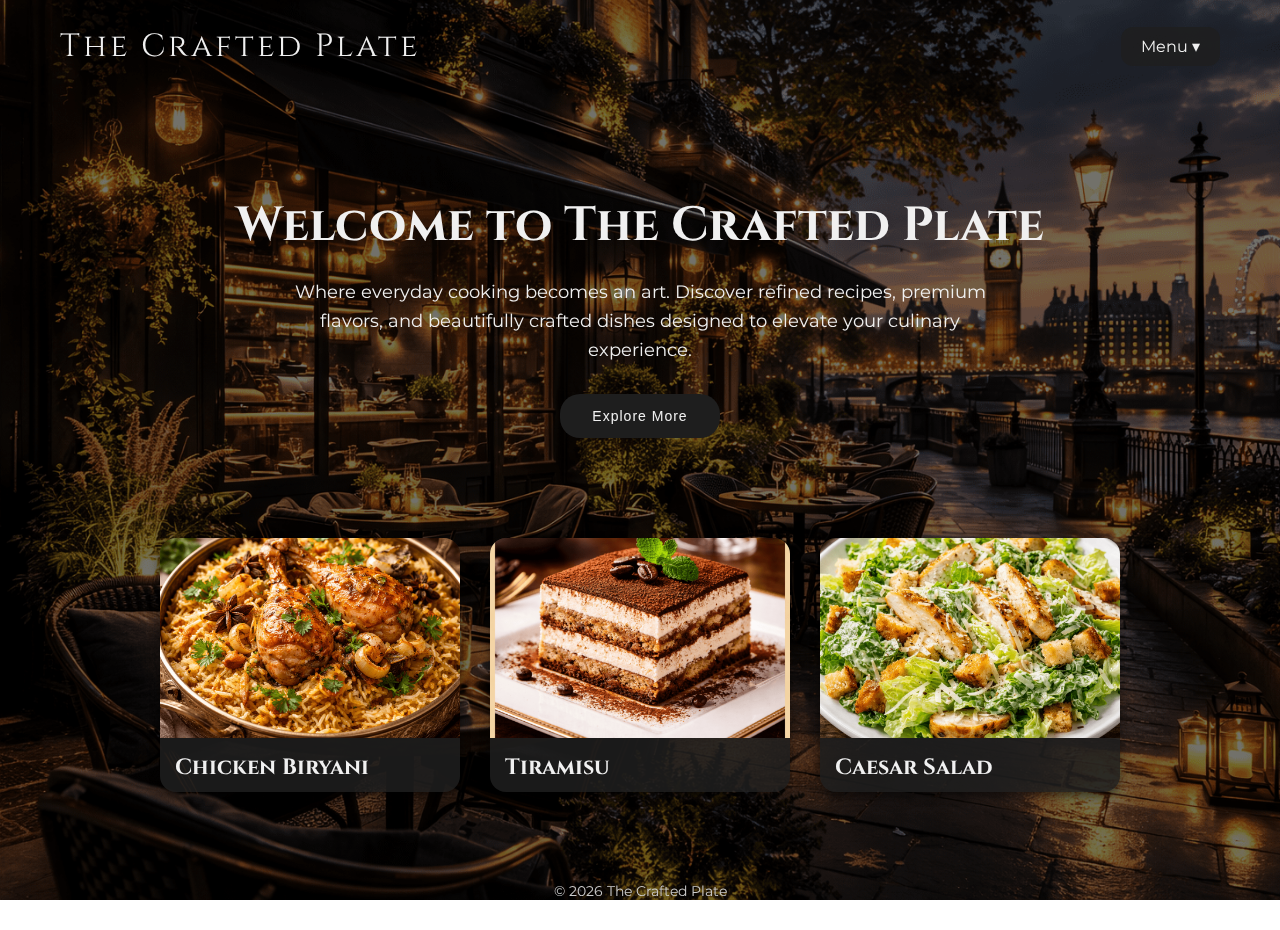
<file: CraftedPlate/index.html>
<!DOCTYPE html>
<html lang="en">
<head>
<meta charset="UTF-8">
<meta name="viewport" content="width=device-width, initial-scale=1.0">
<title>The Crafted Plate</title>
<link rel="icon" href="favicon.png.png" type="image/png">


<!-- Fonts -->
<link href="https://fonts.googleapis.com/css2?family=Cinzel:wght@500&family=Montserrat:wght@300;400&display=swap" rel="stylesheet">

<style>
/* Reset */
* {
  margin:0;
  padding:0;
  box-sizing:border-box;
}

/* Body with background image */
body {
  font-family:'Montserrat', sans-serif;
  color:#f0f0f0;
  background: url('background-image-2.png.png') no-repeat center center fixed;
  background-size: cover;
  overflow-x:hidden;
}

body::before {
  content:"";
  position:fixed;
  top:0;
  left:0;
  width:100%;
  height:100%;
  background: rgba(0,0,0,0.55);
  z-index:-1;
}

/* Header */
header{
  display:flex;
  justify-content:space-between;
  align-items:center;
  padding:25px 60px;
  background:transparent;
}

.logo{
  font-family:'Cinzel', serif;
  font-size:32px;
  letter-spacing:3px;
  color:#f0f0f0;
}

/* Dropdown nav */
nav {
  position: relative;
}

nav button {
  background: rgba(30,30,30,0.85);
  color:#f0f0f0;
  font-size:16px;
  padding:10px 20px;
  border:none;
  border-radius:12px;
  cursor:pointer;
  font-family:'Montserrat', sans-serif;
}

nav button:hover {
  background: rgba(30,30,30,1);
}

nav .dropdown-content {
  display:none;
  position:absolute;
  right:0;
  background: rgba(30,30,30,0.95);
  min-width:160px;
  border-radius:12px;
  overflow:hidden;
  margin-top:10px;
  box-shadow:0 5px 15px rgba(0,0,0,0.5);
}

nav .dropdown-content a {
  display:block;
  color:#f0f0f0;
  text-decoration:none;
  padding:12px 20px;
  font-size:15px;
  transition:0.3s;
}

nav .dropdown-content a:hover {
  background: rgba(50,50,50,0.9);
}

/* Hero Section */
.hero {
  text-align:center;
  padding:100px 20px 60px;
}

.hero h1 {
  font-family:'Cinzel', serif;
  font-size:48px;
  margin-bottom:20px;
}

.hero p {
  font-size:18px;
  max-width:700px;
  margin:auto;
  margin-bottom:30px;
  line-height:1.6;
}

.hero a button {
  padding:14px 32px;
  border:none;
  background:#1e1e1e;
  color:#f0f0f0;
  font-size:14px;
  letter-spacing:1px;
  cursor:pointer;
  transition: all 0.3s ease;
  border-radius:20px;
}

.hero a button:hover {
  background:#333;
  transform: scale(1.05);
}

/* Recipes Section */
.recipes {
  display:flex;
  justify-content:center;
  flex-wrap:wrap;
  gap:30px;
  padding:40px 20px 60px;
}

.recipe-card {
  flex:0 1 300px;
  background: rgba(30,30,30,0.85);
  border-radius:16px;
  cursor:pointer;
  overflow:hidden;
  transition: all 0.3s ease;
  box-shadow:0 4px 10px rgba(0,0,0,0.5);
}

.recipe-card:hover {
  transform: translateY(-5px);
  box-shadow:0 8px 20px rgba(0,0,0,0.7);
}
.recipe-card img {
   width: 100%;
  height: 200px; /* you can increase this if needed */
  object-fit: cover; /* makes the whole image visible */
  background: rgba(0,0,0,0.1); /* optional: adds a subtle background if image doesn't fill the space */
  display: block;
}
.recipe-card h3 {
  font-family:'Cinzel', serif;
  font-size:22px;
  margin:15px 0 10px;
  padding:0 15px;
}


/* Modal */
.modal {
  display:none;
  position:fixed;
  z-index:1000;
  left:0;
  top:0;
  width:100%;
  height:100%;
  overflow:auto;
  background: rgba(0,0,0,0.85);
}

.modal-content {
  background: rgba(30,30,30,0.95);
  margin: 8% auto;
  padding: 0;
  border-radius: 16px;
  width: 80%;          /* smaller width */
  max-width: 500px;    /* limit popup size */
  color: #f0f0f0;
  box-shadow: 0 8px 25px rgba(0,0,0,0.7);
  animation: fadeIn 0.3s ease;
  overflow: hidden;
}
#modal-body img {
  width:100%;
  height:220px;        /* smaller image */
  object-fit:cover;
  display:block;
  border-top-left-radius:16px;
  border-top-right-radius:16px;
}

#modal-body h3 {
  font-family:'Cinzel', serif;
  font-size:22px;
  margin:15px;
}

#modal-body h4 {
  margin-top:15px;
  font-size:18px;
  color:#ccc;
  padding:0 15px;
}

#modal-body ul, #modal-body ol {
  margin:10px 15px 15px 30px;
  line-height:1.7;
  color:#ccc;
}

.close {
  color:#f0f0f0;
  float:right;
  font-size:28px;
  cursor:pointer;
  font-weight:bold;
  margin:10px 20px 0 0;
}
.close:hover { color:#ccc; }
@keyframes fadeIn{
  from {opacity:0; transform: scale(0.95);}
  to {opacity:1; transform: scale(1);}
}

/* Footer */
footer {
  text-align:center;
  padding:30px;
  font-size:14px;
  color:#ccc;
}

/* Responsive */
@media (max-width:768px){
  .recipes{flex-direction:column;align-items:center;}
  .recipe-card{width:85%;}
  .hero h1{font-size:36px;}
  .hero p{font-size:16px;}
}
</style>
</head>

<body>

<header>
  <div class="logo">The Crafted Plate</div>
  <nav>
    <button onclick="toggleDropdown()">Menu &#9662;</button>
    <div class="dropdown-content" id="dropdown">
      <a href="index.html">Home</a>
      <a href="about.html">About</a>
      <a href="recipes.html">Recipes</a>
      <a href="special.html">Special</a>
      <a href="contact.html">Contact</a>
      <a href="privacy.html">Privacy Policy</a>
    </div>
  </nav>
</header>

<section class="hero">
  <h1>Welcome to The Crafted Plate</h1>
  <p>Where everyday cooking becomes an art. Discover refined recipes, premium flavors, and beautifully crafted dishes designed to elevate your culinary experience.</p>
  <a href="recipes.html"><button>Explore More</button></a>
</section>

<section class="recipes">
  <div class="recipe-card" onclick="openModal('biryani')">
    <img src="chicken-biryani.png.png" alt="Chicken Biryani">
    <h3>Chicken Biryani</h3>
  </div>

  <div class="recipe-card" onclick="openModal('tiramisu')">
    <img src="tiramisu.png.png.png" alt="Tiramisu">
    <h3>Tiramisu</h3>
  </div>

  <div class="recipe-card" onclick="openModal('caesar')">
    <img src="caesar-salad.png.png" alt="Caesar Salad">
    <h3>Caesar Salad</h3>
  </div>
</section>

<!-- Recipe Modal -->
<div id="recipeModal" class="modal">
  <div class="modal-content">
    <span class="close" onclick="closeModal()">&times;</span>
    <div id="modal-body"></div>
  </div>
</div>

<footer>
  &copy; 2026 The Crafted Plate
</footer>

<script>
// Dropdown toggle
function toggleDropdown() {
  const dropdown = document.getElementById('dropdown');
  dropdown.style.display = dropdown.style.display === 'block' ? 'none' : 'block';
}

// Recipe data
const recipes = {
  biryani: `
    <img src="chicken-biryani.png.png" alt="Chicken Biryani">
    <h3>Chicken Biryani</h3>
    <h4>Ingredients:</h4>
    <ul>
      <li>2 cups Basmati rice</li>
      <li>500g chicken, cut into pieces</li>
      <li>1 cup yogurt</li>
      <li>2 onions, sliced</li>
      <li>2 tsp garam masala</li>
      <li>1 tsp turmeric</li>
      <li>Saffron soaked in warm milk</li>
      <li>4 cups water</li>
      <li>Salt to taste</li>
    </ul>
    <h4>Instructions:</h4>
    <ol>
      <li>Wash and soak rice for 30 minutes.</li>
      <li>Marinate chicken with yogurt, turmeric, and garam masala for 1 hour.</li>
      <li>Fry onions until golden brown; set aside.</li>
      <li>Boil rice until 70% cooked; drain water.</li>
      <li>Layer chicken and rice in a pot, sprinkle fried onions and saffron milk.</li>
      <li>Cover and cook on low heat for 25–30 minutes.</li>
      <li>Fluff gently and serve hot.</li>
    </ol>
  `,
  tiramisu: `
    <img src="tiramisu.png.png.png" alt="Tiramisu">
    <h3>Tiramisu</h3>
    <h4>Ingredients:</h4>
    <ul>
      <li>200g ladyfingers</li>
      <li>250g mascarpone cheese</li>
      <li>3 eggs, separated</li>
      <li>100g sugar</li>
      <li>1 cup strong espresso, cooled</li>
      <li>Cocoa powder for dusting</li>
    </ul>
    <h4>Instructions:</h4>
    <ol>
      <li>Beat egg yolks with sugar until creamy; fold in mascarpone.</li>
      <li>Whip egg whites to stiff peaks and fold into mascarpone mixture.</li>
      <li>Dip ladyfingers in espresso briefly; layer in a dish.</li>
      <li>Spread mascarpone cream over the layer; repeat layers.</li>
      <li>Refrigerate for at least 4 hours.</li>
      <li>Dust with cocoa powder before serving.</li>
    </ol>
  `,
  caesar: `
    <img src="caesar-salad.png.png" alt="Caesar Salad">
    <h3>Caesar Salad</h3>
    <h4>Ingredients:</h4>
    <ul>
      <li>1 romaine lettuce head</li>
      <li>50g parmesan cheese, grated</li>
      <li>100g croutons</li>
      <li>2 cloves garlic</li>
      <li>2 tbsp olive oil</li>
      <li>1 egg yolk</li>
      <li>1 tsp Dijon mustard</li>
      <li>1 tbsp lemon juice</li>
      <li>Salt & pepper to taste</li>
    </ul>
    <h4>Instructions:</h4>
    <ol>
      <li>Wash and chop romaine lettuce; set aside in a bowl.</li>
      <li>In a small bowl, whisk egg yolk, mustard, lemon juice, and olive oil to make dressing.</li>
      <li>Crush garlic and mix into dressing; season with salt and pepper.</li>
      <li>Toss lettuce with dressing, croutons, and grated parmesan.</li>
      <li>Serve immediately for a fresh, crisp salad.</li>
    </ol>
  `
};

// Open modal
function openModal(recipeKey){
  document.getElementById('modal-body').innerHTML = recipes[recipeKey];
  document.getElementById('recipeModal').style.display = 'block';
}

// Close modal
function closeModal(){
  document.getElementById('recipeModal').style.display = 'none';
}

// Close modal when clicking outside
window.onclick = function(event){
  const modal = document.getElementById('recipeModal');
  if(event.target == modal){
    modal.style.display = 'none';
  }
}
</script>

</body>
</html>
</file>
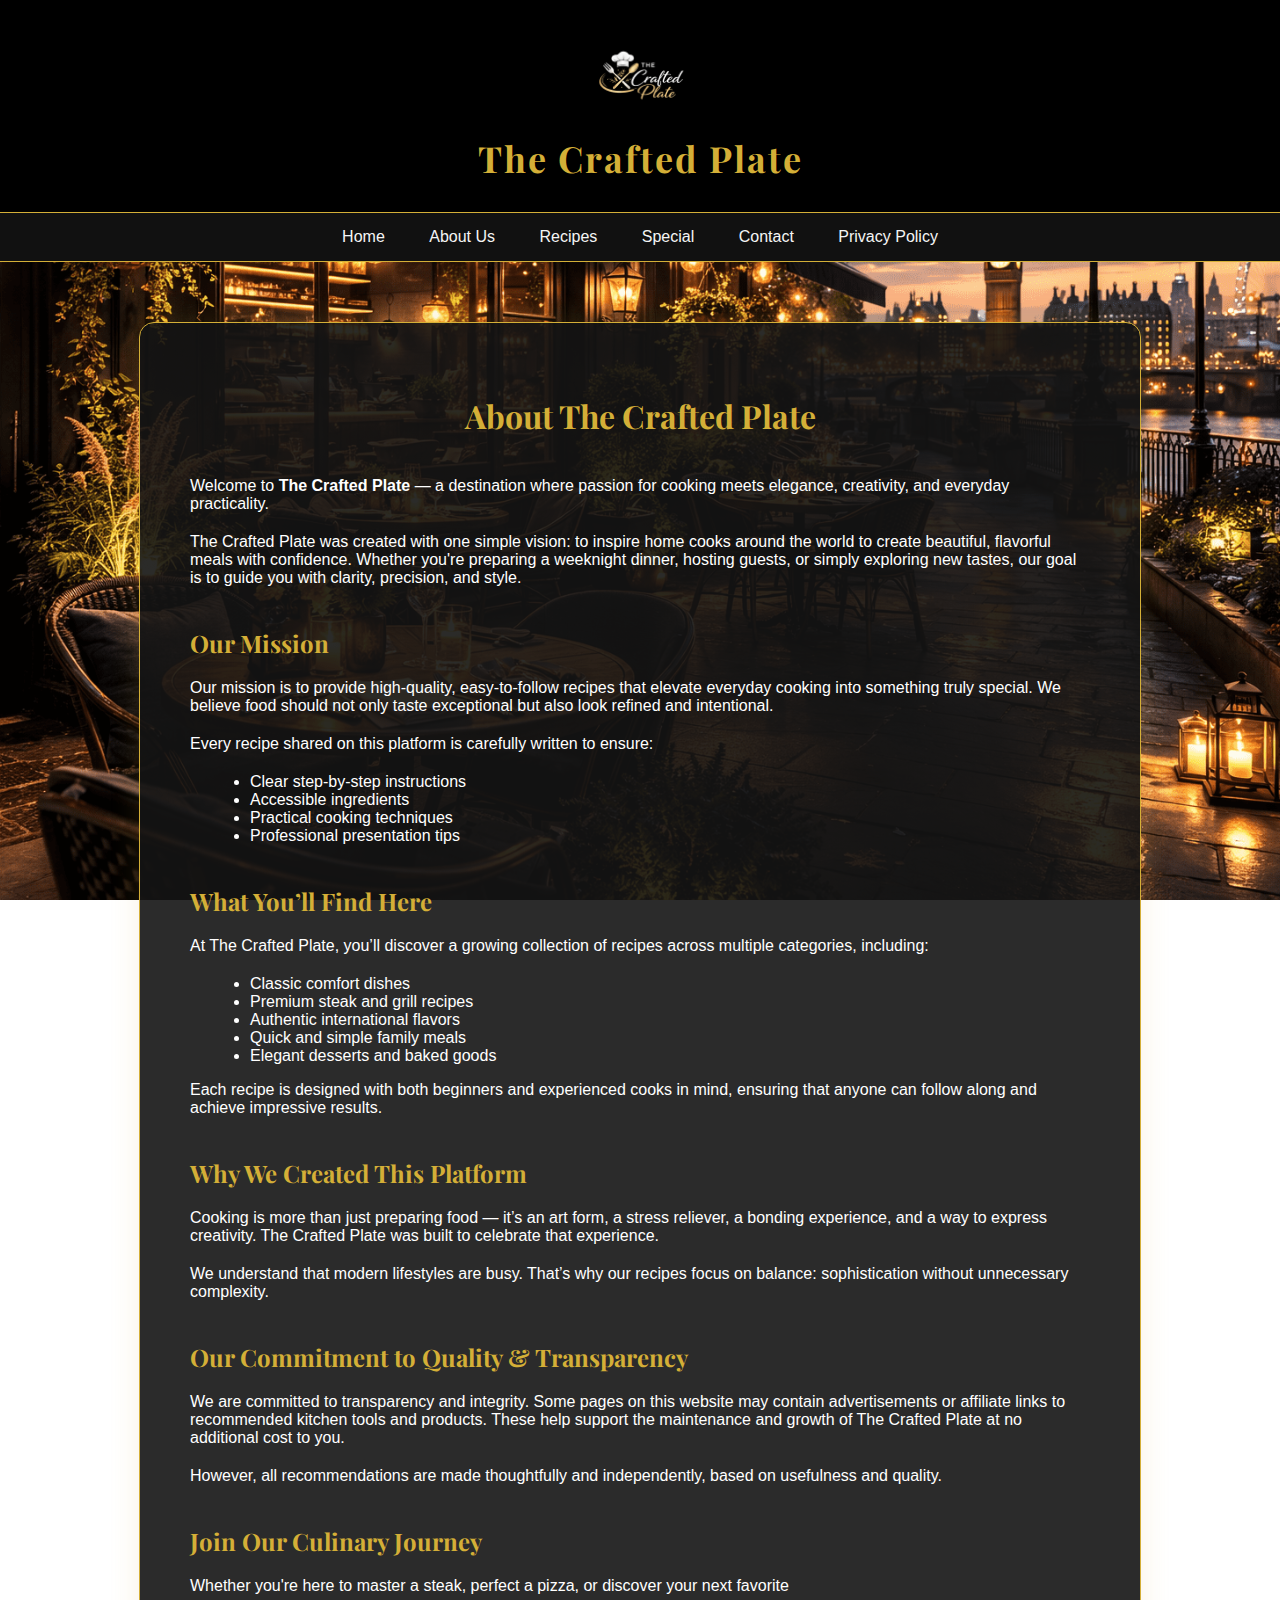
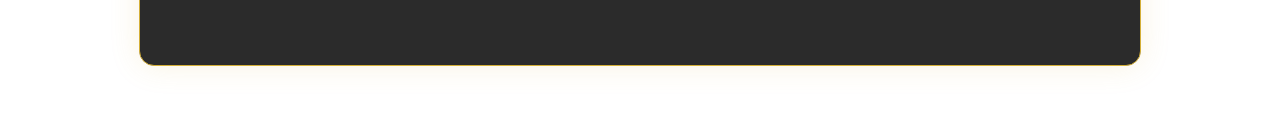
<file: about.html>
<!DOCTYPE html>
<html lang="en">
<head>
    <meta charset="UTF-8">
    <title>About Us | The Crafted Plate</title>
    <meta name="viewport" content="width=device-width, initial-scale=1.0">
     <link rel="icon" href="favicon.png.png" type="image/png">

    <!-- Elegant Fonts -->
    <link href="https://fonts.googleapis.com/css2?family=Playfair+Display:wght@500;700&family=Poppins:wght@300;400&display=swap" rel="stylesheet">

    <style>
         body {
            margin: 0;
            font-family: 'Montserrat', sans-serif;
            background-image: url('background-image-2.png.png');
            background-size: cover;
            background-position: center;
            background-repeat: no-repeat;
            background-attachment: fixed;
            color: #fff;
        }
        body {
    transition: opacity 0.3s ease;
}



        header {
            background: #000;
            padding: 30px;
            text-align: center;
            border-bottom: 1px solid #d4af37;
        }
        
        .logo {
            width: 200px;
            height: 100px;
            object-fit: contain;
            transition: 0.3s ease;
        }
        .logo:hover {
            box-shadow: 0 0 35px rgba(212, 175, 55, 0.4);
            transform: scale(1.05);
        }

        header h1 {
            font-family: 'Playfair Display', serif;
            font-size: 36px;
            letter-spacing: 2px;
            color: #d4af37;
            margin: 0;
        }

        nav {
            background: #111;
            padding: 15px;
            text-align: center;
            border-bottom: 1px solid #d4af37;
        }

        nav a {
            color: #f5f5f5;
            text-decoration: none;
            margin: 0 20px;
            font-weight: 400;
            transition: 0.3s;
        }

        nav a:hover {
            color: #d4af37;
        }

        .container {
            max-width: 900px;
            margin: 60px auto;
            padding: 50px;
           background: rgba(20, 20, 20, 0.9);
            border: 1px solid #d4af37;
            box-shadow: 0 0 30px rgba(212, 175, 55, 0.15);
            border-radius: 15px;
        }

        h1, h2 {
            font-family: 'Playfair Display', serif;
            color: #d4af37;
        }

        h1 {
            text-align: center;
            margin-bottom: 40px;
        }

        h2 {
            margin-top: 40px;
        }

        p {
            margin-bottom: 20px;
        }

        ul {
            margin-left: 20px;
        }

        footer {
            background: #000;
            text-align: center;
            padding: 25px;
            border-top: 1px solid #d4af37;
            margin-top: 60px;
        }

        footer p {
            margin: 0;
            font-size: 14px;
            color: #aaa;
        }

        footer a {
            color: #d4af37;
            text-decoration: none;
        }

        @media (max-width: 768px) {
            .container {
                margin: 20px;
                padding: 30px;
            }

            nav a {
                display: block;
                margin: 10px 0;
            }
        }
    </style>
</head>
<body>
    <header>
    <img src="The-crafted-plate.png.png" alt="The Crafted Plate Logo" class="logo">
    <h1>The Crafted Plate</h1>
</header>


<nav>

    <a href="index.html">Home</a>
    <a href="about.html">About Us</a>
    <a href="recipes.html">Recipes</a>
    <a href="special.html">Special</a>
    <a href="contact.html">Contact</a>
    <a href="privacy.html">Privacy Policy</a>
</nav>

<div class="container">
    <h1>About The Crafted Plate</h1>

    <p>
        Welcome to <strong>The Crafted Plate</strong> — a destination where passion for cooking meets elegance, creativity, and everyday practicality.
    </p>

    <p>
        The Crafted Plate was created with one simple vision: to inspire home cooks around the world to create beautiful, flavorful meals with confidence. Whether you're preparing a weeknight dinner, hosting guests, or simply exploring new tastes, our goal is to guide you with clarity, precision, and style.
    </p>

    <h2>Our Mission</h2>

    <p>
        Our mission is to provide high-quality, easy-to-follow recipes that elevate everyday cooking into something truly special. We believe food should not only taste exceptional but also look refined and intentional.
    </p>

    <p>
        Every recipe shared on this platform is carefully written to ensure:
    </p>

    <ul>
        <li>Clear step-by-step instructions</li>
        <li>Accessible ingredients</li>
        <li>Practical cooking techniques</li>
        <li>Professional presentation tips</li>
    </ul>

    <h2>What You’ll Find Here</h2>

    <p>
        At The Crafted Plate, you’ll discover a growing collection of recipes across multiple categories, including:
    </p>

    <ul>
        <li>Classic comfort dishes</li>
        <li>Premium steak and grill recipes</li>
        <li>Authentic international flavors</li>
        <li>Quick and simple family meals</li>
        <li>Elegant desserts and baked goods</li>
    </ul>

    <p>
        Each recipe is designed with both beginners and experienced cooks in mind, ensuring that anyone can follow along and achieve impressive results.
    </p>

    <h2>Why We Created This Platform</h2>

    <p>
        Cooking is more than just preparing food — it’s an art form, a stress reliever, a bonding experience, and a way to express creativity. The Crafted Plate was built to celebrate that experience.
    </p>

    <p>
        We understand that modern lifestyles are busy. That’s why our recipes focus on balance: sophistication without unnecessary complexity.
    </p>

    <h2>Our Commitment to Quality & Transparency</h2>

    <p>
        We are committed to transparency and integrity. Some pages on this website may contain advertisements or affiliate links to recommended kitchen tools and products. These help support the maintenance and growth of The Crafted Plate at no additional cost to you.
    </p>

    <p>
        However, all recommendations are made thoughtfully and independently, based on usefulness and quality.
    </p>

    <h2>Join Our Culinary Journey</h2>

    <p>
        Whether you're here to master a steak, perfect a pizza, or discover your next favorite

        <script>
let startX = 0;
let endX = 0;

// Detect touch start
document.addEventListener("touchstart", function(e) {
    startX = e.changedTouches[0].screenX;
});

// Detect touch end
document.addEventListener("touchend", function(e) {
    endX = e.changedTouches[0].screenX;
    handleSwipe();
});

function handleSwipe() {
    const currentPage = window.location.pathname.split("/").pop();

    // Swipe left
    if (endX < startX - 50) {

        if (currentPage === "index.html") {
            window.location.href = "special.html";
        }

        else if (currentPage === "special.html") {
            window.location.href = "recipes.html";
        }
    }

    // Swipe right
    if (endX > startX + 50) {

        if (currentPage === "special.html") {
            window.location.href = "index.html";
        }

        else if (currentPage === "recipes.html") {
            window.location.href = "special.html";
        }
    }
}
</script>
</file>
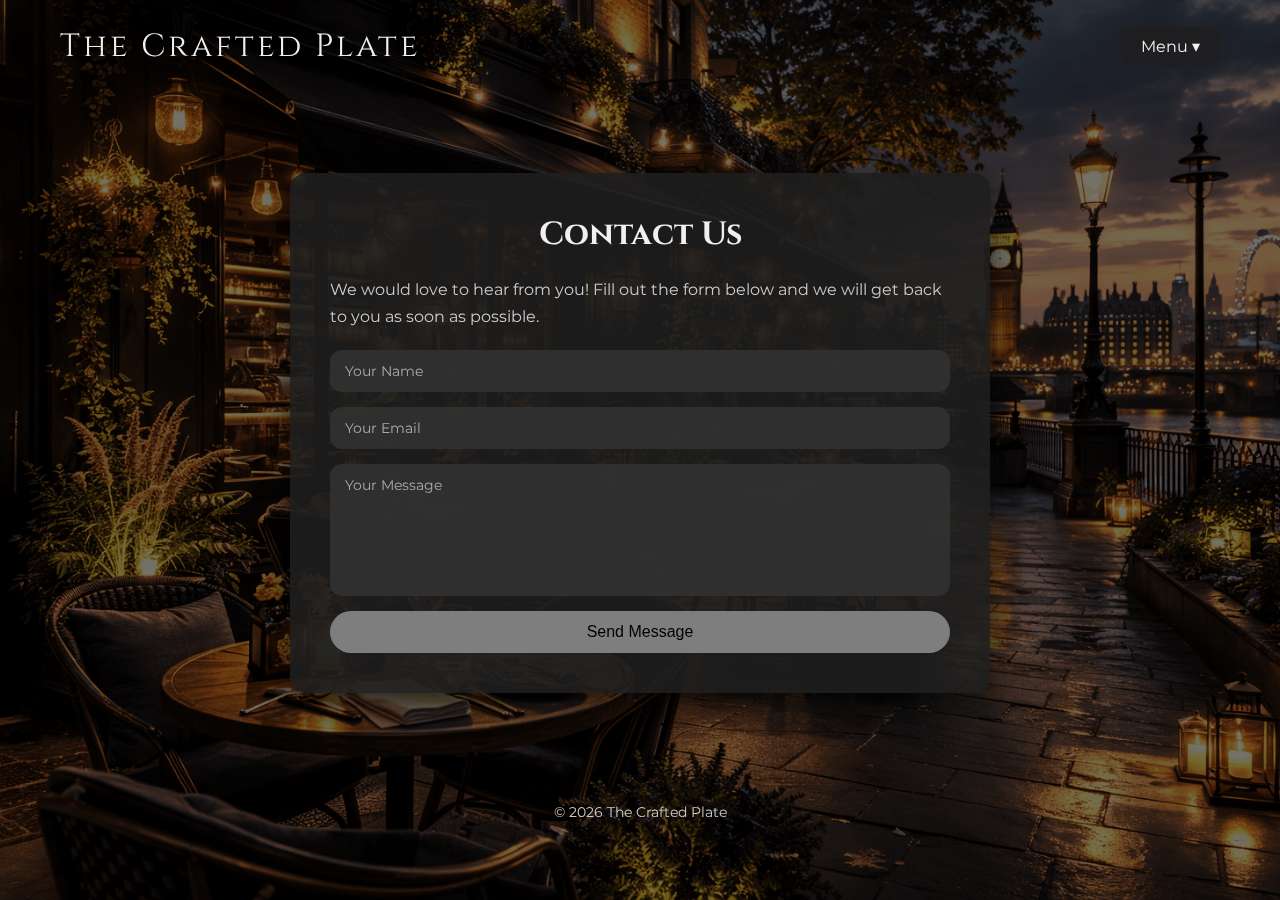
<file: contact.html>
<!DOCTYPE html>
<html lang="en">
<head>
<meta charset="UTF-8">
<title>Contact | The Crafted Plate</title>
<meta name="viewport" content="width=device-width, initial-scale=1.0">
<link rel="icon" href="favicon.png.png" type="image/png">

<!-- Fonts -->
<link href="https://fonts.googleapis.com/css2?family=Cinzel:wght@500&family=Montserrat:wght@300;400&display=swap" rel="stylesheet">

<style>
/* RESET */
* { margin:0; padding:0; box-sizing:border-box; }

/* BODY */
body {
  font-family:'Montserrat', sans-serif;
  color:#f0f0f0;
  background: url('background-image-2.png.png') no-repeat center center fixed;
  background-size: cover;
  overflow-x:hidden;
}
body::before {
  content:"";
  position:fixed;
  top:0; left:0; width:100%; height:100%;
  background: rgba(0,0,0,0.55);
  z-index:-1;
}

/* HEADER */
header {
  display:flex; justify-content:space-between; align-items:center;
  padding:25px 60px;
}
.logo {
  font-family:'Cinzel', serif; font-size:32px; letter-spacing:3px;
}

/* NAV */
nav { position:relative; }
nav button {
  background:rgba(30,30,30,0.85);
  color:#f0f0f0;
  font-size:16px;
  padding:10px 20px;
  border:none;
  border-radius:12px;
  cursor:pointer;
  font-family:'Montserrat', sans-serif;
}
nav button:hover { background:rgba(30,30,30,1); }
.dropdown-content {
  display:none;
  position:absolute;
  right:0;
  background:rgba(30,30,30,0.95);
  min-width:160px;
  border-radius:12px;
  overflow:hidden;
  margin-top:10px;
  box-shadow:0 5px 15px rgba(0,0,0,0.5);
}
.dropdown-content a {
  display:block;
  color:#f0f0f0;
  text-decoration:none;
  padding:12px 20px;
  font-size:15px;
  transition:0.3s;
}
.dropdown-content a:hover { background:rgba(50,50,50,0.9); }

/* CONTACT CARD */
.contact-card {
  max-width:700px;
  margin:80px auto;
  background:rgba(30,30,30,0.9);
  padding:40px;
  border-radius:16px;
  box-shadow:0 10px 30px rgba(0,0,0,0.7);
}
.contact-card h1 {
  font-family:'Cinzel', serif;
  font-size:32px;
  text-align:center;
  margin-bottom:20px;
}
.contact-card p { color:#ccc; line-height:1.7; margin-bottom:20px; }
.contact-card form { display:flex; flex-direction:column; gap:15px; }
.contact-card input, .contact-card textarea {
  padding:12px 15px;
  border-radius:12px;
  border:none;
  background: rgba(50,50,50,0.85);
  color:#f0f0f0;
  font-family:'Montserrat', sans-serif;
  font-size:14px;
  resize:none;
}
.contact-card input::placeholder, .contact-card textarea::placeholder {
  color:#aaa;
}
.contact-card button {
  padding:12px 25px;
  border:none;
  border-radius:25px;
  background:#7e7e7e;
  color:#000;
  font-size:16px;
  cursor:pointer;
  transition:0.3s;
}
.contact-card button:hover { background:#e0e0e0; }

/* FOOTER */
footer {
  text-align:center;
  padding:30px;
  font-size:14px;
  color:#ccc;
  margin-top:40px;
}

/* MOBILE */
@media(max-width:768px){
  header { padding:20px; }
  .contact-card { margin:60px 20px; padding:30px; }
}
</style>
</head>

<body>

<header>
<div class="logo">The Crafted Plate</div>
<nav>
<button onclick="toggleDropdown()">Menu &#9662;</button>
<div class="dropdown-content" id="dropdown">
<a href="index.html">Home</a>
<a href="about.html">About</a>
<a href="recipes.html">Recipes</a>
<a href="special.html">Special</a>
<a href="contact.html">Contact</a>
<a href="privacy.html">Privacy Policy</a>
</div>
</nav>
</header>

<section class="contact-card">
<h1>Contact Us</h1>
<p>We would love to hear from you! Fill out the form below and we will get back to you as soon as possible.</p>

<form action="https://formspree.io/f/xreykqaz" method="POST">
  <input type="text" name="name" placeholder="Your Name" required>
  <input type="email" name="_replyto" placeholder="Your Email" required>
  <textarea name="message" rows="6" placeholder="Your Message" required></textarea>
  <button type="submit">Send Message</button>
</form>
</section>

<footer>
© 2026 The Crafted Plate
</footer>

<script>
function toggleDropdown(){
  const dropdown=document.getElementById("dropdown");
  dropdown.style.display = dropdown.style.display === "block" ? "none" : "block";
}
</script>

</body>
</html>
</file>
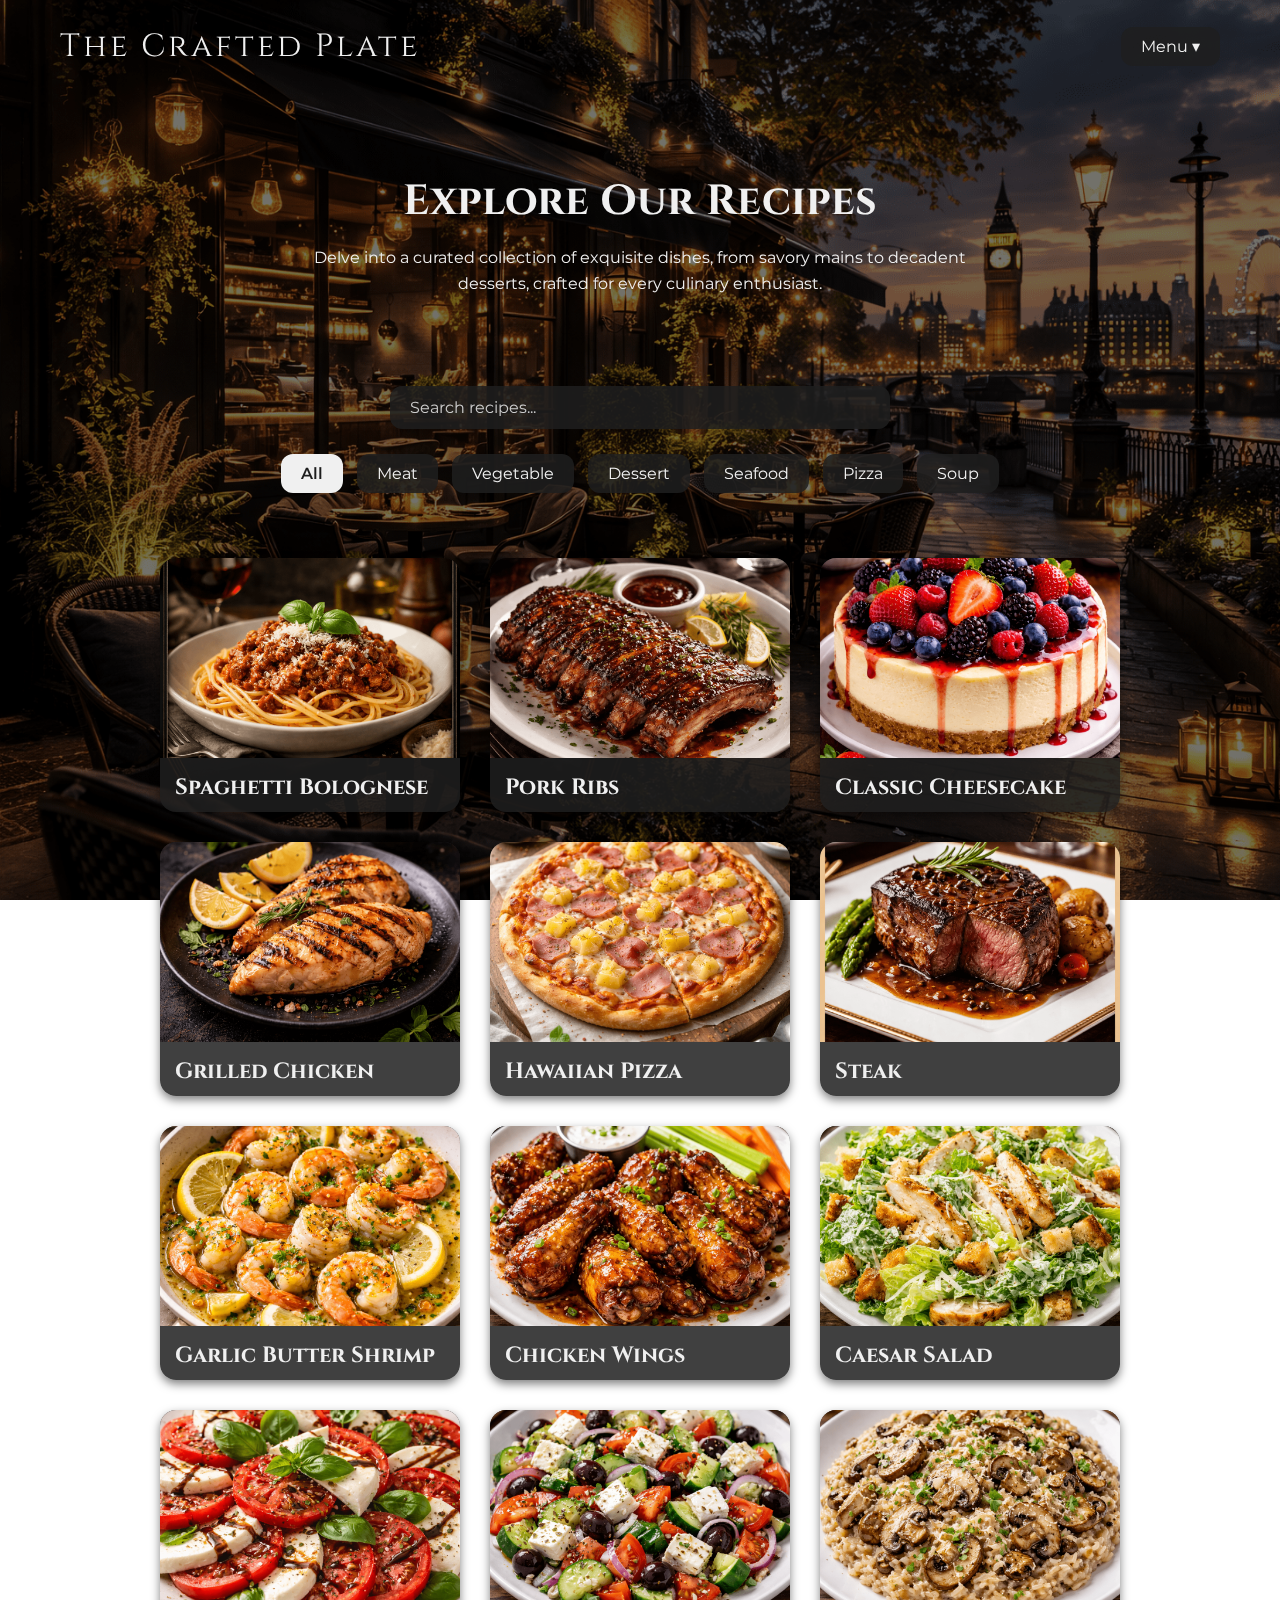
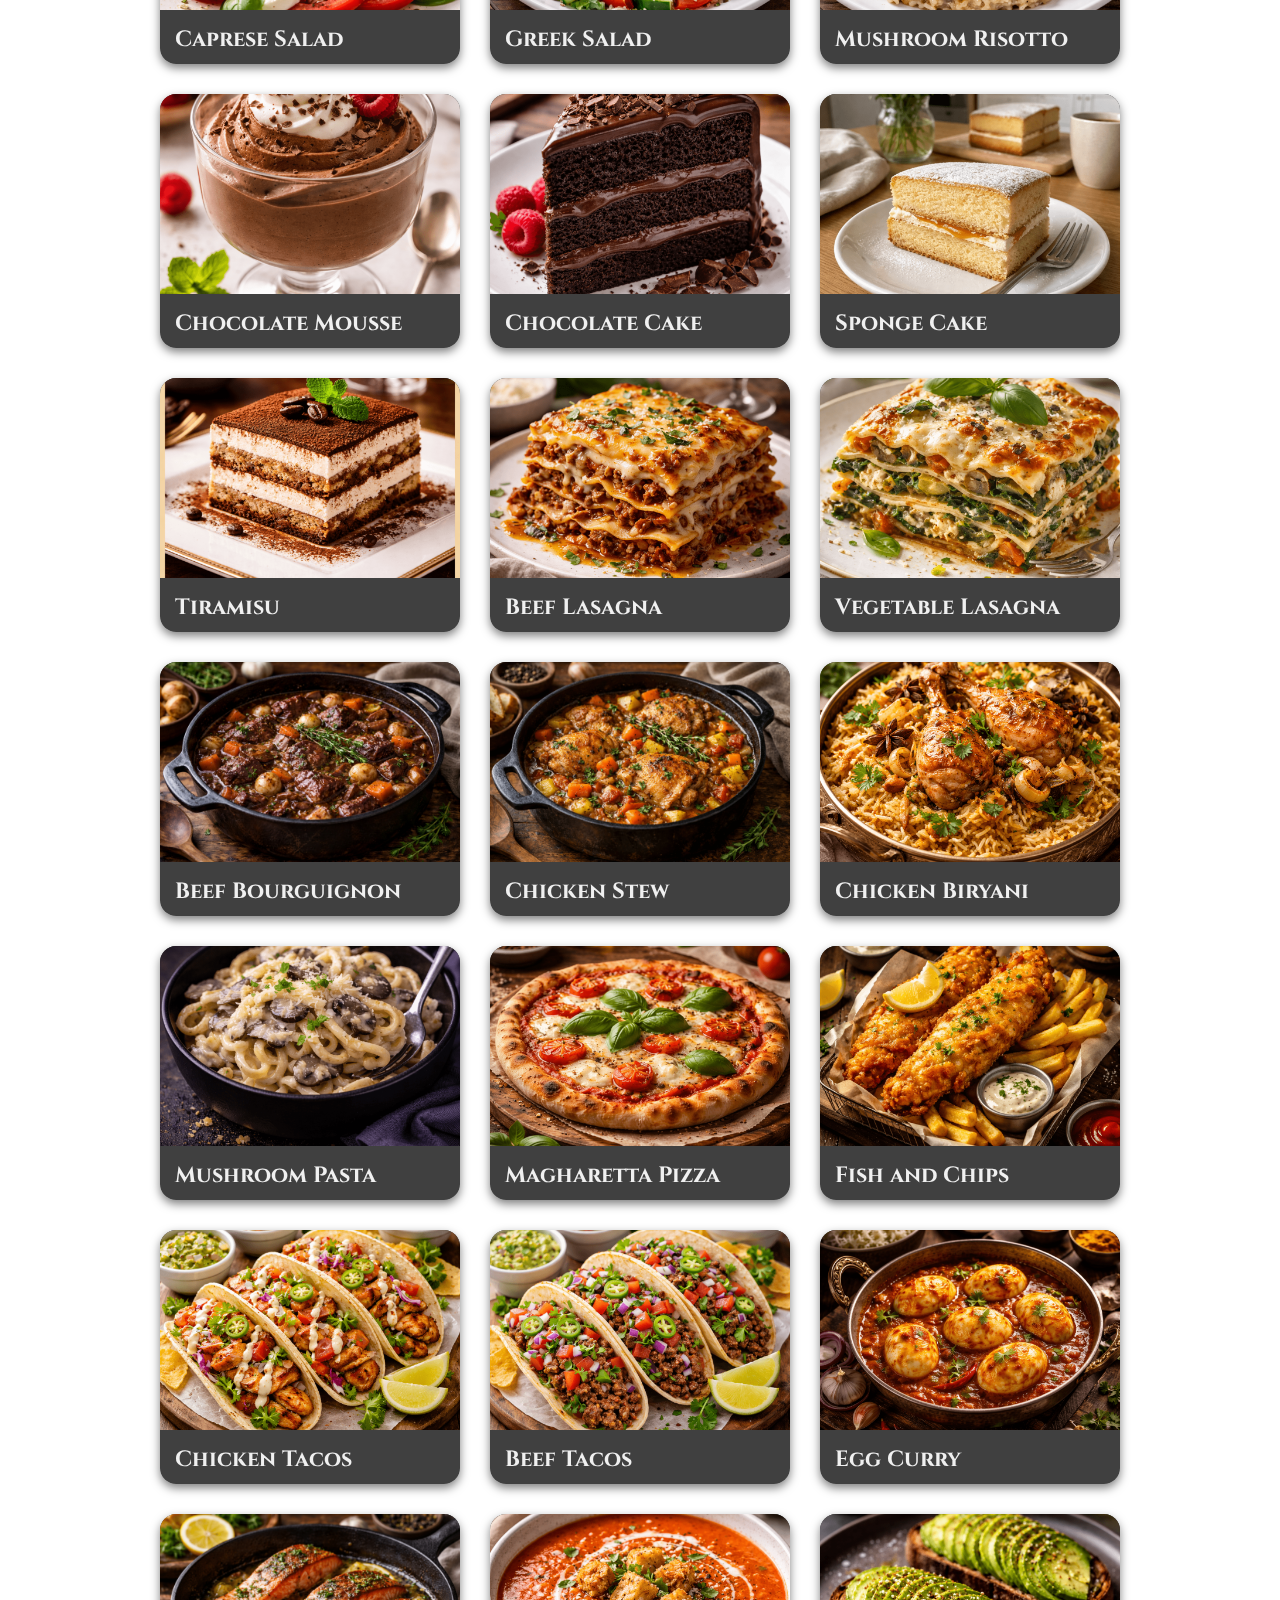
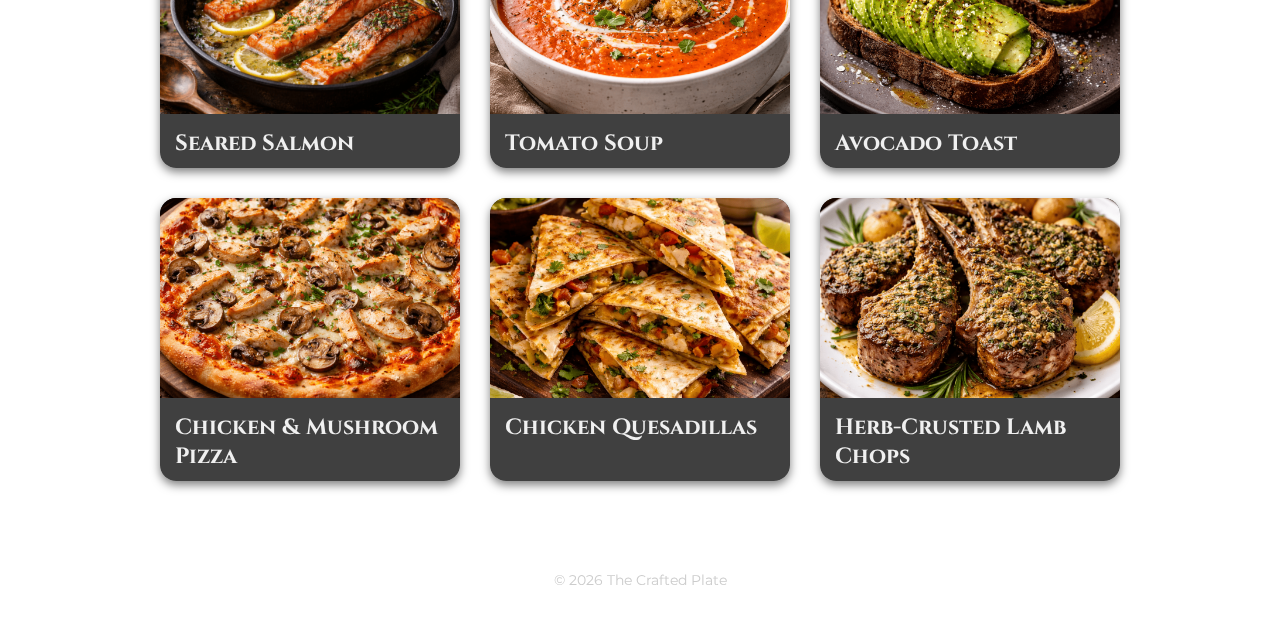
<file: recipes.html>
<!DOCTYPE html>
<html lang="en">
<head>
<meta charset="UTF-8">
<meta name="viewport" content="width=device-width, initial-scale=1.0">
<title>The Crafted Plate | Recipes</title>
<link rel="icon" href="favicon.png.png" type="image/png">

<!-- Fonts -->
<link href="https://fonts.googleapis.com/css2?family=Cinzel:wght@500&family=Montserrat:wght@300;400&display=swap" rel="stylesheet">

<style>
/* Reset */
* { margin:0; padding:0; box-sizing:border-box; }

/* Body with background image */
body {
  font-family:'Montserrat', sans-serif;
  color:#f0f0f0;
  background: url('background-image-2.png.png') no-repeat center center fixed;
  background-size: cover;
  overflow-x:hidden;
}

body::before {
  content:"";
  position:fixed;
  top:0; left:0;
  width:100%; height:100%;
  background: rgba(0,0,0,0.55);
  z-index:-1;
}

/* Header */
header{
  display:flex;
  justify-content:space-between;
  align-items:center;
  padding:25px 60px;
  background:transparent;
}

.logo{
  font-family:'Cinzel', serif;
  font-size:32px;
  letter-spacing:3px;
  color:#f0f0f0;
}

/* Dropdown nav */
nav { position: relative; }

nav button {
  background: rgba(30,30,30,0.85);
  color:#f0f0f0;
  font-size:16px;
  padding:10px 20px;
  border:none;
  border-radius:12px;
  cursor:pointer;
  font-family:'Montserrat', sans-serif;
}

nav button:hover { background: rgba(30,30,30,1); }

nav .dropdown-content {
  display:none;
  position:absolute;
  right:0;
  background: rgba(30,30,30,0.95);
  min-width:160px;
  border-radius:12px;
  overflow:hidden;
  margin-top:10px;
  box-shadow:0 5px 15px rgba(0,0,0,0.5);
}
/* Search Bar */
.search-container {
  text-align: center;
  margin: 20px 0;
}

#recipeSearch {
  width: 80%;
  max-width: 500px;
  padding: 12px 20px;
  border-radius: 12px;
  border: none;
  font-size: 16px;
  font-family: 'Montserrat', sans-serif;
  outline: none;
  background: rgba(30,30,30,0.85);
  color: #f0f0f0;
  transition: all 0.3s ease;
}

#recipeSearch::placeholder {
  color: #ccc;
}

#recipeSearch:focus {
  background: rgba(50,50,50,0.9);
  box-shadow: 0 0 10px rgba(240,240,240,0.3);
}

nav .dropdown-content a {
  display:block;
  color:#f0f0f0;
  text-decoration:none;
  padding:12px 20px;
  font-size:15px;
  transition:0.3s;
}

nav .dropdown-content a:hover { background: rgba(50,50,50,0.9); }

/* Hero Section for Recipes Page */
.hero {
  text-align:center;
  padding:80px 20px 40px;
}

.hero h1 {
  font-family:'Cinzel', serif;
  font-size:42px;
  margin-bottom:15px;
}

.hero p {
  font-size:16px;
  max-width:700px;
  margin:auto;
  margin-bottom:30px;
  line-height:1.6;
}

/* Recipes Section */
.recipes {
  display:flex;
  justify-content:center;
  flex-wrap:wrap;
  gap:30px;
  padding:40px 20px 60px;
}

.recipe-card {
  flex:0 1 300px;
  background: rgba(30,30,30,0.85);
  border-radius:16px;
  cursor:pointer;
  overflow:hidden;
  transition: all 0.3s ease;
  box-shadow:0 4px 10px rgba(0,0,0,0.5);
}

.recipe-card:hover {
  transform: translateY(-5px);
  box-shadow:0 8px 20px rgba(0,0,0,0.7);
}

.recipe-card img {
   width: 100%;
  height: 200px; /* you can increase this if needed */
  object-fit: cover; /* makes the whole image visible */
  background: rgba(0,0,0,0.1); /* optional: adds a subtle background if image doesn't fill the space */
  display: block;
}

.recipe-card h3 {
  font-family:'Cinzel', serif;
  font-size:22px;
  margin:15px 0 10px;
  padding:0 15px;
}

/* Modal */
.modal {
  display:none;
  position:fixed;
  z-index:1000;
  left:0;
  top:0;
  width:100%;
  height:100%;
  overflow:auto;
  background: rgba(0,0,0,0.85);
}

.modal-content {
  background: rgba(30,30,30,0.95);
  margin: 8% auto;
  padding: 0;
  border-radius: 16px;
  width: 80%;          /* smaller width */
  max-width: 500px;    /* limit popup size */
  color: #f0f0f0;
  box-shadow: 0 8px 25px rgba(0,0,0,0.7);
  animation: fadeIn 0.3s ease;
  overflow: hidden;
}
#modal-body img {
  width:100%;
  height:220px;        /* smaller image */
  object-fit:cover;
  display:block;
  border-top-left-radius:16px;
  border-top-right-radius:16px;
}

#modal-body h3 {
  font-family:'Cinzel', serif;
  font-size:22px;
  margin:15px;
}

#modal-body h4 {
  margin-top:15px;
  font-size:18px;
  color:#ccc;
  padding:0 15px;
}

#modal-body ul, #modal-body ol {
  margin:10px 15px 15px 30px;
  line-height:1.7;
  color:#ccc;
}

.close {
  color:#f0f0f0;
  float:right;
  font-size:28px;
  cursor:pointer;
  font-weight:bold;
  margin:10px 20px 0 0;
}

.close:hover { color:#ccc; }

@keyframes fadeIn{
  from {opacity:0; transform: scale(0.95);}
  to {opacity:1; transform: scale(1);}
}

/* Footer */
footer {
  text-align:center;
  padding:30px;
  font-size:14px;
  color:#ccc;
}

/* Responsive */
@media (max-width:768px){
  .recipes{flex-direction:column;align-items:center;}
  .recipe-card{width:85%;}
  .hero h1{font-size:32px;}
  .hero p{font-size:15px;}
}
/* Category Buttons Styling */
.category-buttons button {
  background: rgba(30,30,30,0.85);
  color: #f0f0f0;
  font-family: 'Montserrat', sans-serif;
  font-size: 16px;
  padding: 10px 20px;
  margin: 5px;
  border: none;
  border-radius: 12px;
  cursor: pointer;
  transition: all 0.3s ease;
}

.category-buttons button:hover {
  background: rgba(50,50,50,0.9);
}

.category-buttons button.active {
  background: #f0f0f0;
  color: #1e1e1e;
  font-weight: 600;
}


</style>
</head>
<body>

<header>
  <div class="logo">The Crafted Plate</div>
  <nav>
    <button onclick="toggleDropdown()">Menu &#9662;</button>
    <div class="dropdown-content" id="dropdown">
      <a href="index.html">Home</a>
      <a href="about.html">About</a>
      <a href="recipes.html">Recipes</a>
      <a href="special.html">Special</a>
      <a href="contact.html">Contact</a>
      <a href="privacy.html">Privacy Policy</a>
    </div>
  </nav>
</header>

<section class="hero">
  <h1>Explore Our Recipes</h1>
  <p>Delve into a curated collection of exquisite dishes, from savory mains to decadent desserts, crafted for every culinary enthusiast.</p>
</section>
<!-- Search Bar -->
<div class="search-container">
  <input type="text" id="recipeSearch" placeholder="Search recipes...">
</div>
<!-- Category Buttons -->
<div class="category-buttons" style="text-align:center; margin:20px 0;">
  <button onclick="filterCategory('all')">All</button>
  <button onclick="filterCategory('meat')">Meat</button>
  <button onclick="filterCategory('vegetable')">Vegetable</button>
  <button onclick="filterCategory('dessert')">Dessert</button>
  <button onclick="filterCategory('seafood')">Seafood</button>
  <button onclick="filterCategory('pizza')">Pizza</button>
  <button onclick="filterCategory('soup')">Soup</button>
</div>

<section class="recipes">
  <!-- Recipe Cards (All 27+) -->
<div class="recipe-card" data-category="meat" onclick="openModal('spaghetti_bolognese')">
    <img src="spaghetti-bolognese.png.png.png" alt="Spaghetti Bolognese">
    <h3>Spaghetti Bolognese</h3>
</div>

<div class="recipe-card" data-category="meat" onclick="openModal('porkribs')">
  <img src="pork-ribs.png.png" alt="Pork Ribs">
  <h3>Pork Ribs</h3>
</div>

<div class="recipe-card" data-category="dessert" onclick="openModal('classic_cheesecake')">
    <img src="cheese-cake.png.png" alt="Classic Cheesecake">
    <h3>Classic Cheesecake</h3>
</div>

<div class="recipe-card" data-category="meat" onclick="openModal('grilled_chicken')">
    <img src="grilled-chicken.png(1).png" alt="Grilled Chicken">
    <h3>Grilled Chicken</h3>
</div>

<div class="recipe-card" data-category="pizza" onclick="openModal('hawaiian_pizza')">
    <img src="hawaiian-pizza.png.png" alt="Hawaiian Pizza">
    <h3>Hawaiian Pizza</h3>
</div>

<div class="recipe-card" data-category="meat" onclick="openModal('steak')">
    <img src="steak .png.png" alt="Steak">
    <h3>Steak</h3>
</div>

<div class="recipe-card" data-category="seafood" onclick="openModal('garlic_butter_shrimp')">
    <img src="shrimp.png.png" alt="Garlic Butter Shrimp">
    <h3>Garlic Butter Shrimp</h3>
</div>

<div class="recipe-card" data-category="meat" onclick="openModal('chicken_wings')">
    <img src="chicken-wings.png(1).png" alt="Chicken Wings">
    <h3>Chicken Wings</h3>
</div>

<div class="recipe-card" data-category="vegetable" onclick="openModal('caesar_salad')">
    <img src="caesar-salad.png.png" alt="Caesar Salad">
    <h3>Caesar Salad</h3>
</div>

<div class="recipe-card" data-category="vegetable" onclick="openModal('caprese')">
  <img src="capresse-salad.png.png" alt="Caprese Salad">
  <h3>Caprese Salad</h3>
</div>

<div class="recipe-card" data-category="vegetable" onclick="openModal('greek_salad')">
    <img src="greek-salad.png(1).png" alt="Greek Salad">
    <h3>Greek Salad</h3>
</div>

<div class="recipe-card" data-category="vegetable" onclick="openModal('mushroom_risotto')">
    <img src="mushroom-risotto.png(1).png" alt="Mushroom Risotto">
    <h3>Mushroom Risotto</h3>
</div>

<div class="recipe-card" data-category="dessert" onclick="openModal('chocolatemousse')">
  <img src="chocolate-mousse.png.png" alt="Chocolate Mousse">
  <h3>Chocolate Mousse</h3>
</div>

<div class="recipe-card" data-category="dessert" onclick="openModal('chocolate_cake')">
    <img src="chocolate-cake.png(1).png" alt="Chocolate Cake">
    <h3>Chocolate Cake</h3>
</div>

<div class="recipe-card" data-category="dessert" onclick="openModal('spongecake')">
  <img src="spongecake.png.png.png" alt="Sponge Cake">
  <h3>Sponge Cake</h3>
</div>

<div class="recipe-card" data-category="dessert" onclick="openModal('tiramisu')">
    <img src="tiramisu.png.png.png" alt="Tiramisu">
    <h3>Tiramisu</h3>
</div>

<div class="recipe-card" data-category="meat" onclick="openModal('beef_lasagna')">
    <img src="beef-lasagna.png.png" alt="Beef Lasagna">
    <h3>Beef Lasagna</h3>
</div>

<div class="recipe-card" data-category="vegetable" onclick="openModal('vegetable_lasagna')">
    <img src="vegeterian-lasagna.png.png" alt="Vegetable Lasagna">
    <h3>Vegetable Lasagna</h3>
</div>

<div class="recipe-card" data-category="meat" onclick="openModal('beef_bourguignon')">
    <img src="beef-bourguion.png(1).png" alt="Beef Bourguignon">
    <h3>Beef Bourguignon</h3>
</div>

<div class="recipe-card" data-category="meat" onclick="openModal('chicken_stew')">
    <img src="chicken-stew.png.png" alt="Chicken Stew">
    <h3>Chicken Stew</h3>
</div>

<div class="recipe-card" data-category="meat" onclick="openModal('chicken_biryani')">
    <img src="chicken-biryani.png.png" alt="Chicken Biryani">
    <h3>Chicken Biryani</h3>
</div>

<div class="recipe-card" data-category="vegetable" onclick="openModal('mushroom_pasta')">
    <img src="mushroom-pasta.png(1).png" alt="Mushroom Pasta">
    <h3>Mushroom Pasta</h3>
</div>

<div class="recipe-card" data-category="pizza" onclick="openModal('magharetta_pizza')">
    <img src="magharetta-pizza.png(1).png.png" alt="Magharetta Pizza">
    <h3>Magharetta Pizza</h3>
</div>

<div class="recipe-card" data-category="seafood" onclick="openModal('fish_and_chips')">
    <img src="fish-and-chips.png(1).png" alt="Fish and Chips">
    <h3>Fish and Chips</h3>
</div>

<div class="recipe-card" data-category="meat" onclick="openModal('chicken_tacos')">
    <img src="chicken-tacos.png(1).png" alt="Chicken Tacos">
    <h3>Chicken Tacos</h3>
</div>

<div class="recipe-card" data-category="meat" onclick="openModal('beef_tacos')">
    <img src="beef-tacos.png(1).png" alt="Beef Tacos">
    <h3>Beef Tacos</h3>
</div>

<div class="recipe-card" data-category="vegetable" onclick="openModal('egg_curry')">
    <img src="egg-curry.png(1).png" alt="Egg Curry">
    <h3>Egg Curry</h3>
</div>

<div class="recipe-card" data-category="seafood" onclick="openModal('seared_salmon')">
    <img src="seared-salmon.png(1).png" alt="Seared Salmon">
    <h3>Seared Salmon</h3>
</div>

<div class="recipe-card" data-category="soup" onclick="openModal('tomatosoup')">
  <img src="tomato-soup.png.png" alt="Tomato Soup">
  <h3>Tomato Soup</h3>
</div>

<div class="recipe-card" data-category="vegetable" onclick="openModal('avocado_toast')">
    <img src="avocado.png.png.png" alt="Avocado Toast">
    <h3>Avocado Toast</h3>
</div>

<div class="recipe-card" data-category="pizza" onclick="openModal('chicken_mushroom_pizza')">
    <img src="chicken-and-mushroom-pizza.png.png" alt="Chicken & Mushroom Pizza">
    <h3>Chicken & Mushroom Pizza</h3>
</div>

<div class="recipe-card" data-category="meat" onclick="openModal('chicken_quesadillas')">
    <img src="chicken-quesadillas.png" alt="Chicken Quesadillas">
    <h3>Chicken Quesadillas</h3>
</div>

<div class="recipe-card" data-category="meat" onclick="openModal('herb_crusted_lamb_chops')">
    <img src="herb-crusted lambchops.png(1).png" alt="Herb-Crusted Lamb Chops">
    <h3>Herb-Crusted Lamb Chops</h3>
</div>
</section>

<!-- Recipe Modal -->
<div id="recipeModal" class="modal">
  <div class="modal-content">
    <span class="close" onclick="closeModal()">&times;</span>
    <div id="modal-body"></div>
  </div>
</div>

<footer>
  &copy; 2026 The Crafted Plate
</footer>

<script>
// Dropdown toggle
function toggleDropdown() {
  const dropdown = document.getElementById('dropdown');
  dropdown.style.display = dropdown.style.display === 'block' ? 'none' : 'block';
}

// Recipe data
const recipes = {
  chicken_biryani: `
    <img src="chicken-biryani.png.png" alt="Chicken Biryani">
    <h3>Chicken Biryani</h3>
    <h4>Ingredients:</h4>
    <ul>
      <li>2 cups Basmati rice</li>
      <li>500g chicken, cut into pieces</li>
      <li>1 cup yogurt</li>
      <li>2 onions, sliced</li>
      <li>2 tsp garam masala</li>
      <li>1 tsp turmeric</li>
      <li>Saffron soaked in warm milk</li>
      <li>4 cups water</li>
      <li>Salt to taste</li>
    </ul>
    <h4>Instructions:</h4>
    <ol>
      <li>Wash and soak rice for 30 minutes.</li>
      <li>Marinate chicken with yogurt, turmeric, and garam masala for 1 hour.</li>
      <li>Fry onions until golden brown; set aside.</li>
      <li>Boil rice until 70% cooked; drain water.</li>
      <li>Layer chicken and rice in a pot, sprinkle fried onions and saffron milk.</li>
      <li>Cover and cook on low heat for 25–30 minutes.</li>
      <li>Fluff gently and serve hot.</li>
    </ol>
  `,
  spongecake: `
  <img src="spongecake.png.png.png" alt="Sponge Cake">
  <h3>Sponge Cake</h3>
  <h4>Ingredients:</h4>
  <ul>
    <li>4 eggs</li>
    <li>120g sugar</li>
    <li>120g all-purpose flour</li>
    <li>1 tsp baking powder</li>
    <li>1 tsp vanilla extract</li>
    <li>Pinch of salt</li>
  </ul>
  <h4>Instructions:</h4>
  <ol>
    <li>Preheat oven to 180°C (350°F) and grease a baking pan.</li>
    <li>Beat eggs and sugar until light and fluffy.</li>
    <li>Sift flour, baking powder, and salt; gently fold into egg mixture.</li>
    <li>Add vanilla extract and mix carefully.</li>
    <li>Pour batter into pan and bake for 25–30 minutes or until a toothpick comes out clean.</li>
    <li>Cool before slicing and serving.</li>
  </ol>
`,
chocolatemousse: `
  <img src="chocolate-mousse.png.png" alt="Chocolate Mousse">
  <h3>Chocolate Mousse</h3>
  <h4>Ingredients:</h4>
  <ul>
    <li>200g dark chocolate</li>
    <li>3 eggs, separated</li>
    <li>50g sugar</li>
    <li>1 cup heavy cream</li>
    <li>1 tsp vanilla extract</li>
  </ul>
  <h4>Instructions:</h4>
  <ol>
    <li>Melt chocolate over a double boiler; let cool slightly.</li>
    <li>Whip egg whites to stiff peaks; set aside.</li>
    <li>Beat egg yolks with sugar, then fold into melted chocolate.</li>
    <li>Gently fold in whipped egg whites, then whipped cream and vanilla.</li>
    <li>Refrigerate for at least 2 hours before serving.</li>
  </ol>
`,
  tiramisu: `
    <img src="tiramisu.png.png.png" alt="Tiramisu">
    <h3>Tiramisu</h3>
    <h4>Ingredients:</h4>
    <ul>
      <li>200g ladyfingers</li>
      <li>250g mascarpone cheese</li>
      <li>3 eggs, separated</li>
      <li>100g sugar</li>
      <li>1 cup strong espresso, cooled</li>
      <li>Cocoa powder for dusting</li>
    </ul>
    <h4>Instructions:</h4>
    <ol>
      <li>Beat egg yolks with sugar until creamy; fold in mascarpone.</li>
      <li>Whip egg whites to stiff peaks and fold into mascarpone mixture.</li>
      <li>Dip ladyfingers in espresso briefly; layer in a dish.</li>
      <li>Spread mascarpone cream over the layer; repeat layers.</li>
      <li>Refrigerate for at least 4 hours.</li>
      <li>Dust with cocoa powder before serving.</li>
    </ol>
  `,
  caesar_salad: `
    <img src="caesar-salad.png.png" alt="Caesar Salad">
    <h3>Caesar Salad</h3>
    <h4>Ingredients:</h4>
    <ul>
      <li>1 romaine lettuce head</li>
      <li>50g parmesan cheese, grated</li>
      <li>100g croutons</li>
      <li>2 cloves garlic</li>
      <li>2 tbsp olive oil</li>
      <li>1 egg yolk</li>
      <li>1 tsp Dijon mustard</li>
      <li>1 tbsp lemon juice</li>
      <li>Salt & pepper to taste</li>
    </ul>
    <h4>Instructions:</h4>
    <ol>
      <li>Wash and chop romaine lettuce; set aside in a bowl.</li>
      <li>In a small bowl, whisk egg yolk, mustard, lemon juice, and olive oil to make dressing.</li>
      <li>Crush garlic and mix into dressing; season with salt and pepper.</li>
      <li>Toss lettuce with dressing, croutons, and grated parmesan.</li>
      <li>Serve immediately for a fresh, crisp salad.</li>
    </ol>
     `,
  spaghetti_bolognese: `
    <img src="spaghetti-bolognese.png.png.png" alt="Spaghetti Bolognese">
    <h3>Spaghetti Bolognese</h3>
    <h4>Ingredients:</h4>
    <ul>
      <li>400g spaghetti</li>
      <li>500g ground beef</li>
      <li>1 onion, chopped</li>
      <li>2 cloves garlic, minced</li>
      <li>400g canned tomatoes</li>
      <li>2 tbsp tomato paste</li>
      <li>1 tsp dried oregano</li>
      <li>Salt & pepper to taste</li>
      <li>Olive oil</li>
    </ul>
    <h4>Instructions:</h4>
    <ol>
      <li>Cook spaghetti according to package instructions; drain and set aside.</li>
      <li>Heat olive oil in a pan and sauté onions and garlic until soft.</li>
      <li>Add ground beef and cook until browned.</li>
      <li>Stir in tomatoes, tomato paste, oregano, salt, and pepper.</li>
      <li>Simmer for 15–20 minutes.</li>
      <li>Serve sauce over spaghetti and garnish with parmesan if desired.</li>
    </ol>
  `,caprese: `
  <img src="capresse-salad.png.png" alt="Caprese Salad">
  <h3>Caprese Salad</h3>
  <h4>Ingredients:</h4>
  <ul>
    <li>2 large ripe tomatoes</li>
    <li>250g fresh mozzarella</li>
    <li>Fresh basil leaves</li>
    <li>2 tbsp olive oil</li>
    <li>1 tbsp balsamic glaze</li>
    <li>Salt & pepper to taste</li>
  </ul>
  <h4>Instructions:</h4>
  <ol>
    <li>Slice tomatoes and mozzarella into even rounds.</li>
    <li>Alternate tomato and mozzarella slices on a plate.</li>
    <li>Tuck basil leaves between the slices.</li>
    <li>Drizzle with olive oil and balsamic glaze.</li>
    <li>Season with salt and pepper before serving.</li>
  </ol>
`,

  classic_cheesecake: `
    <img src="cheese-cake.png.png" alt="Classic Cheesecake">
    <h3>Classic Cheesecake</h3>
    <h4>Ingredients:</h4>
    <ul>
      <li>200g digestive biscuits</li>
      <li>100g melted butter</li>
      <li>500g cream cheese</li>
      <li>200g sugar</li>
      <li>3 eggs</li>
      <li>1 tsp vanilla extract</li>
      <li>200ml sour cream</li>
    </ul>
    <h4>Instructions:</h4>
    <ol>
      <li>Preheat oven to 160°C (320°F).</li>
      <li>Mix crushed biscuits with melted butter and press into a springform pan.</li>
      <li>Beat cream cheese with sugar until smooth.</li>
      <li>Add eggs one at a time, then vanilla and sour cream.</li>
      <li>Pour mixture onto crust and bake for 50–60 minutes.</li>
      <li>Cool completely and refrigerate before serving.</li>
    </ol>
  `,
  grilled_chicken: `
    <img src="grilled-chicken.png(1).png" alt="Grilled Chicken">
    <h3>Grilled Chicken</h3>
    <h4>Ingredients:</h4>
    <ul>
      <li>4 chicken breasts</li>
      <li>2 tbsp olive oil</li>
      <li>1 tsp paprika</li>
      <li>1 tsp garlic powder</li>
      <li>Salt & pepper to taste</li>
      <li>Fresh herbs for garnish</li>
    </ul>
    <h4>Instructions:</h4>
    <ol>
      <li>Preheat grill to medium-high heat.</li>
      <li>Brush chicken with olive oil and season with paprika, garlic powder, salt, and pepper.</li>
      <li>Grill chicken for 6–8 minutes per side until fully cooked.</li>
      <li>Garnish
 </ol>
  `,
  tomatosoup: `
  <img src="tomato-soup.png.png" alt="Tomato Soup">
  <h3>Tomato Soup</h3>
  <h4>Ingredients:</h4>
  <ul>
    <li>6 ripe tomatoes, chopped</li>
    <li>1 onion, chopped</li>
    <li>2 cloves garlic, minced</li>
    <li>2 cups vegetable broth</li>
    <li>2 tbsp olive oil</li>
    <li>Salt and pepper to taste</li>
    <li>Fresh basil leaves for garnish</li>
  </ul>
  <h4>Instructions:</h4>
  <ol>
    <li>Heat olive oil in a pot; sauté onion and garlic until soft.</li>
    <li>Add chopped tomatoes and cook for 10 minutes until softened.</li>
    <li>Pour in vegetable broth, bring to a boil, then simmer for 15 minutes.</li>
    <li>Blend soup until smooth using a hand blender or regular blender.</li>
    <li>Season with salt and pepper; serve hot with fresh basil leaves.</li>
  </ol>
`,
  hawaiian_pizza: `
    <img src="hawaiian-pizza.png.png" alt="Hawaiian Pizza">
    <h3>Hawaiian Pizza</h3>
    <h4>Ingredients:</h4>
    <ul>
      <li>Pizza dough</li>
      <li>Tomato sauce</li>
      <li>150g mozzarella cheese</li>
      <li>100g ham, sliced</li>
      <li>100g pineapple chunks</li>
      <li>Olive oil</li>
    </ul>
    <h4>Instructions:</h4>
    <ol>
      <li>Preheat oven to 220°C (430°F).</li>
      <li>Roll out dough and spread tomato sauce evenly.</li>
      <li>Top with mozzarella, ham, and pineapple.</li>
      <li>Bake for 12–15 minutes until crust is golden.</li>
      <li>Drizzle with olive oil and serve hot.</li>
    </ol>
  `,
  steak: `
    <img src="steak .png.png" alt="Steak">
    <h3>Steak</h3>
    <h4>Ingredients:</h4>
    <ul>
      <li>2 ribeye steaks</li>
      <li>Salt & pepper</li>
      <li>2 tbsp butter</li>
      <li>2 garlic cloves, crushed</li>
      <li>Fresh rosemary</li>
    </ul>
    <h4>Instructions:</h4>
    <ol>
      <li>Season steaks with salt and pepper.</li>
      <li>Heat a skillet over high heat and sear steaks 3–4 minutes per side.</li>
      <li>Add butter, garlic, and rosemary; spoon over steaks while cooking.</li>
      <li>Rest for 5 minutes before serving.</li>
    </ol>
  `,
  garlic_butter_shrimp: `
    <img src="shrimp.png.png" alt="Garlic Butter Shrimp">
    <h3>Garlic Butter Shrimp</h3>
    <h4>Ingredients:</h4>
    <ul>
      <li>500g shrimp, peeled and deveined</li>
      <li>3 tbsp butter</li>
      <li>4 cloves garlic, minced</li>
      <li>1 tbsp lemon juice</li>
      <li>Chopped parsley</li>
      <li>Salt & pepper</li>
    </ul>
    <h4>Instructions:</h4>
    <ol>
      <li>Melt butter in a pan and sauté garlic until fragrant.</li>
      <li>Add shrimp and cook 2–3 minutes per side.</li>
      <li>Stir in lemon juice, season, and garnish with parsley.</li>
      <li>Serve immediately.</li>
    </ol>
  `,
  porkribs: `
  <img src="pork-ribs.png.png" alt="Pork Ribs">
  <h3>Pork Ribs</h3>
  <h4>Ingredients:</h4>
  <ul>
    <li>1 kg pork ribs</li>
    <li>1/4 cup barbecue sauce</li>
    <li>2 tbsp olive oil</li>
    <li>2 cloves garlic, minced</li>
    <li>1 tsp smoked paprika</li>
    <li>Salt and pepper to taste</li>
  </ul>
  <h4>Instructions:</h4>
  <ol>
    <li>Preheat oven to 180°C (350°F).</li>
    <li>Rub ribs with olive oil, garlic, smoked paprika, salt, and pepper.</li>
    <li>Place ribs in a baking dish, cover with foil, and bake for 1.5 hours.</li>
    <li>Remove foil, brush with barbecue sauce, and bake for an additional 20 minutes.</li>
    <li>Serve hot and enjoy tender, flavorful ribs.</li>
  </ol>
`,
  chicken_wings: `
    <img src="chicken-wings.png(1).png" alt="Chicken Wings">
    <h3>Chicken Wings</h3>
    <h4>Ingredients:</h4>
    <ul>
      <li>1kg chicken wings</li>
      <li>2 tbsp soy sauce</li>
      <li>2 tbsp honey</li>
      <li>1 tsp paprika</li>
      <li>1 tsp garlic powder</li>
      <li>Salt & pepper</li>
    </ul>
    <h4>Instructions:</h4>
    <ol>
      <li>Preheat oven to 200°C (390°F).</li>
      <li>Mix soy sauce, honey, paprika, garlic powder, salt, and pepper.</li>
      <li>Toss wings in sauce and bake 25–30 minutes, turning halfway.</li>
      <li>Serve hot with extra sauce if desired.</li>
    </ol>
  `,
  greek_salad: `
    <img src="greek-salad.png(1).png" alt="Greek Salad">
    <h3>Greek Salad</h3>
    <h4>Ingredients:</h4>
    <ul>
      <li>2 tomatoes, chopped</li>
      <li>1 cucumber, sliced</li>
      <li>1 red onion, sliced</li>
      <li>100g feta cheese, cubed</li>
      <li>50g black olives</li>
      <li>Olive oil & lemon juice</li>
      <li>Oregano, salt, pepper</li>
    </ul>
    <h4>Instructions:</h4>
    <ol>
      <li>Combine all vegetables in a bowl.</li>
      <li>Add feta and olives.</li>
      <li>Drizzle with olive oil and lemon juice.</li>
      <li>Season with oregano, salt, and pepper, then toss gently.</li>
    </ol>
  `,
  mushroom_risotto: `
    <img src="mushroom-risotto.png(1).png" alt="Mushroom Risotto">
    <h3>Mushroom Risotto</h3>
    <h4>Ingredients:</h4>
    <ul>
      <li>200g Arborio rice</li>
      <li>1L chicken stock</li>
      <li>200g mushrooms, sliced</li>
      <li>1 onion, chopped</li>
      <li>2 tbsp butter</li>
      <li>50g parmesan cheese</li>
      <li>Salt & pepper</li>
    </ul>
    <h4>Instructions:</h4>
    <ol>
      <li>Sauté onions and mushrooms in butter until soft.</li>
      <li>Add rice and cook 1–2 minutes.</li>
      <li>Gradually add stock, stirring constantly, until rice is creamy and cooked.</li>
      <li>Stir in parmesan and season with salt and pepper.</li>
      <li>Serve hot.</li>
    </ol>
  `,
  chocolate_cake:`
  <img src="chocolate-cake.png(1).png" alt="Chocolate Cake">
  <h3>Chocolate Cake</h3>
  <h4>Ingredients:</h4>
  <ul>
    <li>200g flour</li>
    <li>200g sugar</li>
    <li>200g butter</li>
    <li>4 eggs</li>
    <li>50g cocoa powder</li>
    <li>1 tsp baking powder</li>
    <li>1 tsp vanilla extract</li>
  </ul>
  <h4>Instructions:</h4>
  <ol>
    <li>Preheat oven to 180°C (350°F).</li>
    <li>Mix butter and sugar until creamy, then add eggs one by one.</li>
    <li>Fold in flour, cocoa, baking powder, and vanilla.</li>
    <li>Pour into greased cake tin and bake 30–35 minutes.</li>
    <li>Cool before serving; dust with cocoa or frost as desired.</li>
  </ol>
`,
beef_lasagna: `
  <img src="beef-lasagna.png.png" alt="Beef Lasagna">
  <h3>Beef Lasagna</h3>
  <h4>Ingredients:</h4>
  <ul>
    <li>12 lasagna sheets</li>
    <li>500g ground beef</li>
    <li>400g tomato sauce</li>
    <li>250g ricotta cheese</li>
    <li>200g mozzarella cheese, shredded</li>
    <li>1 onion, chopped</li>
    <li>2 cloves garlic</li>
    <li>Olive oil, salt, pepper</li>
  </ul>
  <h4>Instructions:</h4>
  <ol>
    <li>Sauté onion and garlic in olive oil, add beef and cook until browned.</li>
    <li>Add tomato sauce, simmer 10 minutes.</li>
    <li>Layer sauce, lasagna sheets, and cheeses in a baking dish.</li>
    <li>Bake at 180°C (350°F) for 35–40 minutes.</li>
    <li>Let rest 10 minutes, then serve.</li>
  </ol>
`,

vegetable_lasagna:`
  <img src="vegeterian-lasagna.png.png" alt="Vegetable Lasagna">
  <h3>Vegetable Lasagna</h3>
  <h4>Ingredients:</h4>
  <ul>
    <li>12 lasagna sheets</li>
    <li>1 zucchini, sliced</li>
    <li>1 bell pepper, chopped</li>
    <li>200g mushrooms, sliced</li>
    <li>400g tomato sauce</li>
    <li>250g ricotta</li>
    <li>200g mozzarella, shredded</li>
    <li>Olive oil, salt, pepper</li>
  </ul>
  <h4>Instructions:</h4>
  <ol>
    <li>Sauté vegetables in olive oil until soft.</li>
    <li>Layer vegetables, tomato sauce, lasagna sheets, and cheeses.</li>
    <li>Bake at 180°C (350°F) for 35–40 minutes.</li>
    <li>Cool slightly before slicing and serving.</li>
  </ol>
`,

beef_bourguignon :`
  <img src="beef-bourguion.png(1).png" alt="Beef Bourguignon">
  <h3>Beef Bourguignon</h3>
  <h4>Ingredients:</h4>
  <ul>
    <li>1kg beef, cubed</li>
    <li>200g bacon, chopped</li>
    <li>1 onion, sliced</li>
    <li>2 carrots, sliced</li>
    <li>2 cups red wine</li>
    <li>2 cups beef stock</li>
    <li>2 cloves garlic, minced</li>
    <li>Thyme, bay leaves, salt, pepper</li>
  </ul>
  <h4>Instructions:</h4>
  <ol>
    <li>Brown beef in batches; set aside.</li>
    <li>Sauté bacon, onions, carrots, and garlic.</li>
    <li>Return beef to pot, add wine, stock, thyme, and bay leaves.</li>
    <li>Simmer on low heat 2–3 hours until tender.</li>
    <li>Season with salt and pepper and serve.</li>
  </ol>
`,

chicken_stew:`
  <img src="chicken-stew.png.png" alt="Chicken Stew">
  <h3>Chicken Stew</h3>
  <h4>Ingredients:</h4>
  <ul>
    <li>1kg chicken pieces</li>
    <li>2 onions, chopped</li>
    <li>3 carrots, chopped</li>
    <li>2 potatoes, cubed</li>
    <li>2 cups chicken stock</li>
    <li>2 tbsp tomato paste</li>
    <li>Salt, pepper, herbs</li>
  </ul>
  <h4>Instructions:</h4>
  <ol>
    <li>Sauté onions and tomato paste until fragrant.</li>
    <li>Add chicken and brown slightly.</li>
    <li>Add vegetables and stock, simmer 45–50 minutes.</li>
    <li>Season to taste and serve hot.</li>
  </ol>
`,

mushroom_pasta: `
  <img src="mushroom-pasta.png(1).png" alt="Mushroom Pasta">
  <h3>Mushroom Pasta</h3>
  <h4>Ingredients:</h4>
  <ul>
    <li>300g pasta</li>
    <li>200g mushrooms, sliced</li>
    <li>2 cloves garlic, minced</li>
    <li>100ml cream</li>
    <li>2 tbsp olive oil</li>
    <li>Parmesan, salt, pepper</li>
  </ul>
  <h4>Instructions:</h4>
  <ol>
    <li>Cook pasta until al dente; drain.</li>
    <li>Sauté garlic and mushrooms in olive oil.</li>
    <li>Add cream and simmer 2–3 minutes.</li>
    <li>Toss pasta with sauce and sprinkle with parmesan.</li>
  </ol>
`,

magharetta_pizza:`
  <img src="magharetta-pizza.png(1).png.png" alt="Margherita Pizza">
  <h3>Margherita Pizza</h3>
  <h4>Ingredients:</h4>
  <ul>
    <li>Pizza dough</li>
    <li>Tomato sauce</li>
    <li>150g mozzarella</li>
    <li>Fresh basil leaves</li>
    <li>Olive oil</li>
  </ul>
  <h4>Instructions:</h4>
  <ol>
    <li>Preheat oven to 220°C (430°F).</li>
    <li>Roll dough, spread tomato sauce, top with mozzarella and basil.</li>
    <li>Bake 10–12 minutes until crust is golden.</li>
    <li>Drizzle with olive oil and serve.</li>
  </ol>
`,

fish_and_chips: `
  <img src="fish-and-chips.png(1).png" alt="Fish and Chips">
  <h3>Fish and Chips</h3>
  <h4>Ingredients:</h4>
  <ul>
    <li>500g white fish fillets</li>
    <li>200g flour</li>
    <li>1 tsp baking powder</li>
    <li>Cold water</li>
    <li>Potatoes, sliced</li>
    <li>Salt & oil for frying</li>
  </ul>
  <h4>Instructions:</h4>
  <ol>
    <li>Mix flour, baking powder, and cold water to make batter.</li>
    <li>Dip fish in batter and deep-fry until golden.</li>
    <li>Fry potato slices until crisp.</li>
    <li>Serve fish with chips and tartar sauce.</li>
  </ol>
`,

chicken_tacos: `
  <img src="chicken-tacos.png(1).png" alt="Chicken Tacos">
  <h3>Chicken Tacos</h3>
  <h4>Ingredients:</h4>
  <ul>
    <li>8 taco shells</li>
    <li>300g chicken, cooked & shredded</li>
    <li>Lettuce, tomato, cheese</li>
    <li>Salsa & sour cream</li>
  </ul>
  <h4>Instructions:</h4>
  <ol>
    <li>Fill taco shells with chicken and toppings.</li>
    <li>Add salsa and sour cream.</li>
    <li>Serve immediately.</li>
  </ol>
`,

beef_tacos:`
  <img src="beef-tacos.png(1).png" alt="Beef Tacos">
  <h3>Beef Tacos</h3>
  <h4>Ingredients:</h4>
  <ul>
    <li>8 taco shells</li>
    <li>300g beef, cooked & seasoned</li>
    <li>Lettuce, tomato, cheese</li>
    <li>Salsa & sour cream</li>
  </ul>
  <h4>Instructions:</h4>
  <ol>
    <li>Fill taco shells with beef and toppings.</li>
    <li>Add salsa and sour cream.</li>
    <li>Serve immediately.</li>
  </ol>
`,

egg_curry: `
  <img src="egg-curry.png(1).png" alt="Egg Curry">
  <h3>Egg Curry</h3>
  <h4>Ingredients:</h4>
  <ul>
    <li>6 boiled eggs</li>
    <li>2 onions, chopped</li>
    <li>2 tomatoes, chopped</li>
    <li>1 tsp turmeric</li>
    <li>1 tsp chili powder</li>
    <li>1 tsp cumin</li>
    <li>Salt, oil</li>
  </ul>
  <h4>Instructions:</h4>
  <ol>
    <li>Sauté onions and tomatoes with spices.</li>
    <li>Add boiled eggs and simmer 10 minutes.</li>
    <li>Serve with rice or bread.</li>
  </ol>
`,

seared_salmon: `
  <img src="seared-salmon.png(1).png" alt="Seared Salmon">
  <h3>Seared Salmon</h3>
  <h4>Ingredients:</h4>
  <ul>
    <li>2 salmon fillets</li>
    <li>Salt & pepper</li>
    <li>2 tbsp olive oil</li>
    <li>1 lemon</li>
  </ul>
  <h4>Instructions:</h4>
  <ol>
    <li>Season salmon with salt and pepper.</li>
    <li>Heat oil and sear salmon 3–4 minutes each side.</li>
    <li>Serve with lemon wedges.</li>
  </ol>
`,

avocado_toast : `
  <img src="avocado.png.png.png" alt="Avocado Toast">
  <h3>Avocado Toast</h3>
  <h4>Ingredients:</h4>
  <ul>
    <li>2 slices bread, toasted</li>
    <li>1 ripe avocado</li>
    <li>Salt, pepper, chili flakes</li>
    <li>Lemon juice</li>
  </ul>
  <h4>Instructions:</h4>
  <ol>
    <li>Mash avocado with salt, pepper, and lemon juice.</li>
    <li>Spread on toast and sprinkle chili flakes.</li>
    <li>Serve immediately.</li>
  </ol>
`,

chicken_mushroom_pizza: `
  <img src="chicken-and-mushroom-pizza.png.png" alt="Chicken Mushroom Pizza">
  <h3>Chicken Mushroom Pizza</h3>
  <h4>Ingredients:</h4>
  <ul>
    <li>Pizza dough</li>
    <li>Tomato sauce</li>
    <li>150g mozzarella</li>
    <li>100g cooked chicken</li>
    <li>100g mushrooms, sliced</li>
    <li>Olive oil</li>
  </ul>
  <h4>Instructions:</h4>
  <ol>
    <li>Preheat oven to 220°C (430°F).</li>
    <li>Top dough with sauce, cheese, chicken, and mushrooms.</li>
    <li>Bake 12–15 minutes and serve hot.</li>
  </ol>
`,

chicken_quesadillas: `
  <img src="chicken-quesadillas.png" alt="Chicken Quesadillas">
  <h3>Chicken Quesadillas</h3>
  <h4>Ingredients:</h4>
  <ul>
    <li>4 tortillas</li>
    <li>200g cooked chicken, shredded</li>
    <li>100g cheese, shredded</li>
    <li>1 bell pepper, sliced</li>
    <li>2 tbsp oil</li>
  </ul>
  <h4>Instructions:</h4>
  <ol>
    <li>Place chicken, cheese, and peppers on tortilla, fold in half.</li>
    <li>Cook in pan with oil 3–4 minutes per side.</li>
    <li>Slice and serve with salsa.</li>
  </ol>
`,

herb_crusted_lamb_chops: `
  <img src="herb-crusted lambchops.png(1).png" alt="Herb-Crusted Lamb Chops">
  <h3>Herb-Crusted Lamb Chops</h3>
  <h4>Ingredients:</h4>
  <ul>
    <li>4 lamb chops</li>
    <li>2 tbsp olive oil</li>
    <li>2 cloves garlic, minced</li>
    <li>1 tbsp fresh rosemary, chopped</li>
    <li>Salt & pepper</li>
  </ul>
  <h4>Instructions:</h4>
  <ol>
    <li>Preheat oven to 200°C (390°F).</li>
    <li>Rub lamb chops with oil, garlic, rosemary, salt, and pepper.</li>
    <li>Sear chops 2–3 minutes per side, then finish in oven 8–10 minutes.</li>
    <li>Rest 5 minutes before serving.</li>
  </ol>
  `
};
// Filter recipes by category & highlight active button
function filterCategory(category) {
  const cards = document.querySelectorAll('.recipe-card');
  const buttons = document.querySelectorAll('.category-buttons button');

  cards.forEach(card => {
    if(category === 'all' || card.dataset.category === category){
      card.style.display = 'block';
    } else {
      card.style.display = 'none';
    }
  });

  // Highlight active button
  buttons.forEach(btn => {
    if(btn.textContent.toLowerCase() === category || (category === 'all' && btn.textContent.toLowerCase() === 'all')){
      btn.classList.add('active');
    } else {
      btn.classList.remove('active');
    }
  });
}
// Real-time search
const searchInput = document.getElementById('recipeSearch');

searchInput.addEventListener('input', function() {
  const query = this.value.toLowerCase();
  const cards = document.querySelectorAll('.recipe-card');

  cards.forEach(card => {
    const title = card.querySelector('h3').textContent.toLowerCase();
    if(title.includes(query)) {
      card.style.display = 'block';
    } else {
      card.style.display = 'none';
    }
  });
});

// Set "All" as default active
filterCategory('all');

// Open modal
function openModal(recipeKey){
  document.getElementById('modal-body').innerHTML = recipes[recipeKey];
  document.getElementById('recipeModal').style.display = 'block';
}

// Close modal
function closeModal(){ document.getElementById('recipeModal').style.display = 'none'; }

// Close modal when clicking outside
window.onclick = function(event){
  const modal = document.getElementById('recipeModal');
  if(event.target == modal){ modal.style.display = 'none'; }
}
</script>

</body>
</html>
</file>
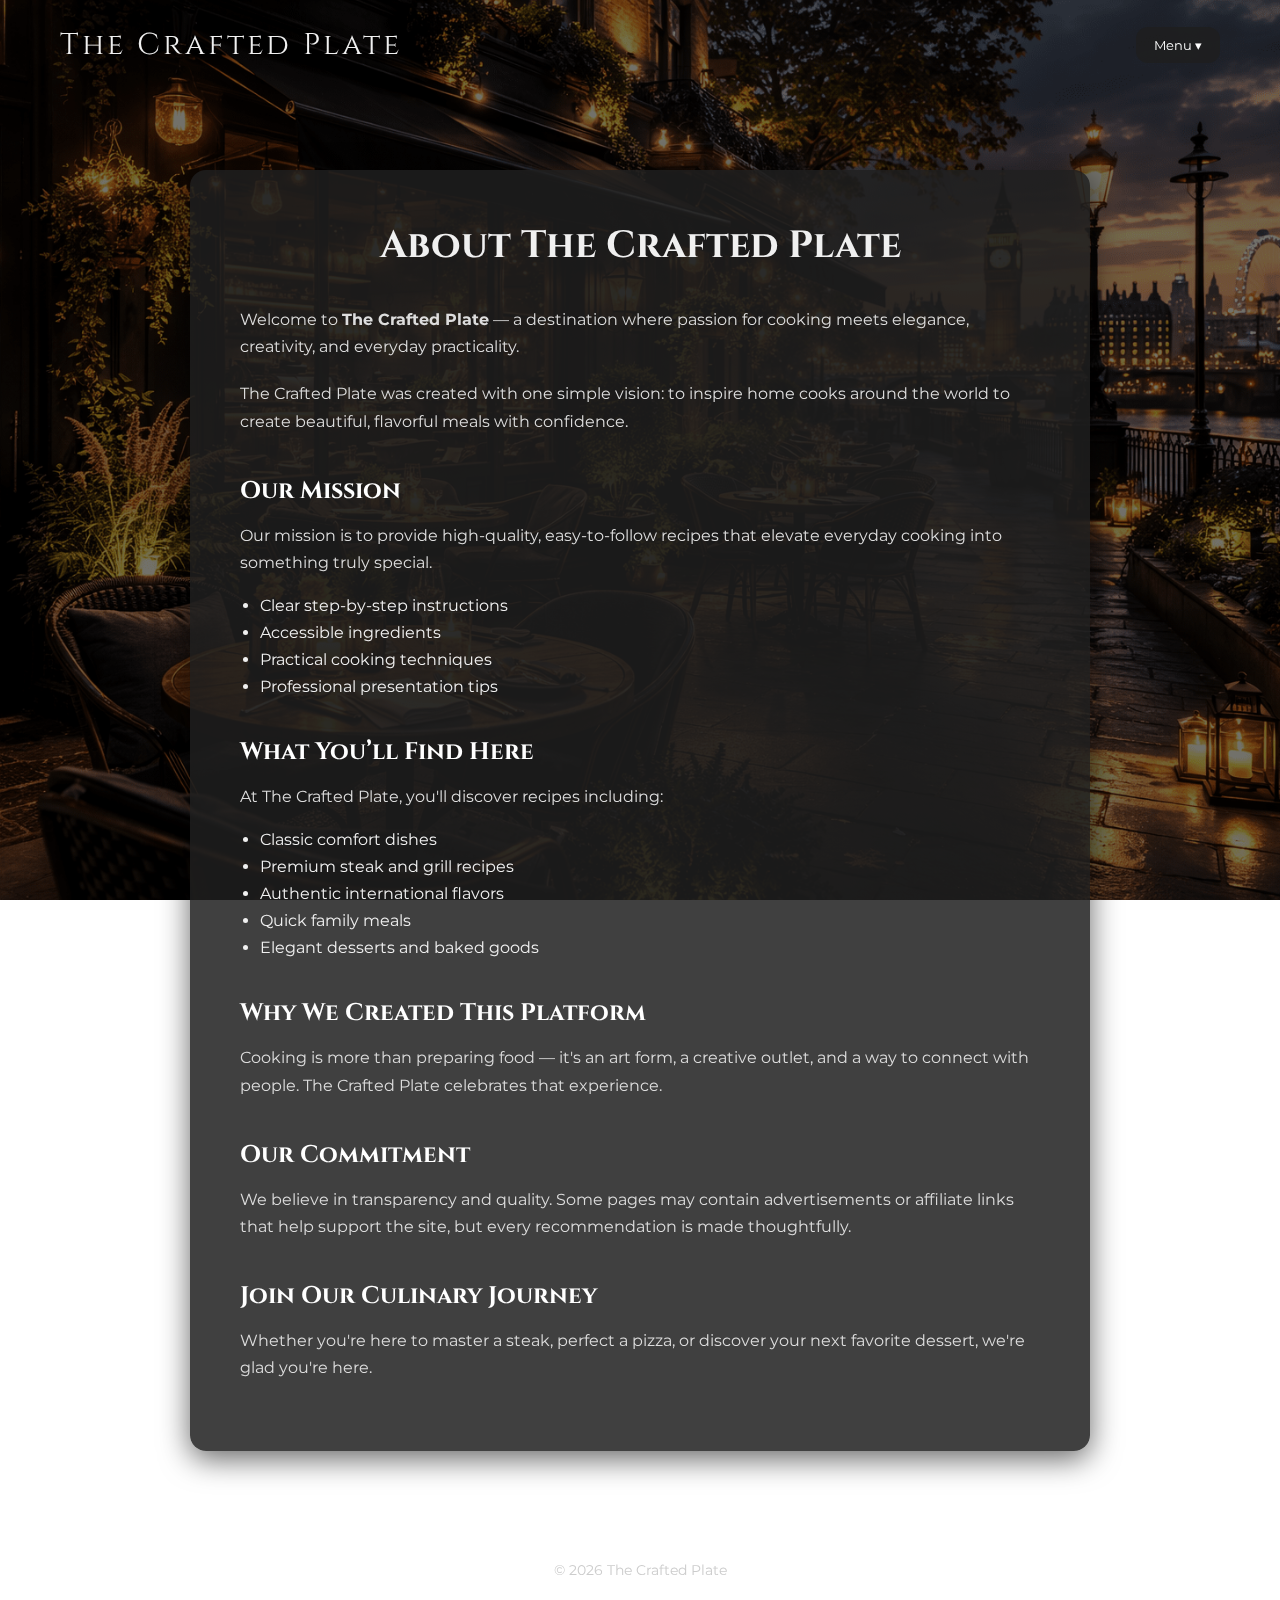
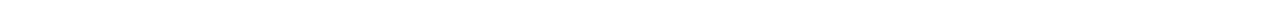
<file: CraftedPlate/about.html>
<!DOCTYPE html>
<html lang="en">
<head>
<meta charset="UTF-8">
<title>About | The Crafted Plate</title>
<meta name="viewport" content="width=device-width, initial-scale=1.0">
<link rel="icon" href="favicon.png.png" type="image/png">

<!-- Fonts -->
<link href="https://fonts.googleapis.com/css2?family=Cinzel:wght@500&family=Montserrat:wght@300;400&display=swap" rel="stylesheet">

<style>

/* Reset */
*{
margin:0;
padding:0;
box-sizing:border-box;
}

/* Background */
body{
font-family:'Montserrat', sans-serif;
color:#f0f0f0;
background:url("background-image-2.png.png") no-repeat center center fixed;
background-size:cover;
}

body::before{
content:"";
position:fixed;
top:0;
left:0;
width:100%;
height:100%;
background:rgba(0,0,0,0.55);
z-index:-1;
}

/* Header */
header{
display:flex;
justify-content:space-between;
align-items:center;
padding:25px 60px;
}

.logo{
font-family:'Cinzel', serif;
font-size:30px;
letter-spacing:3px;
}

/* Dropdown Navigation */
nav{
position:relative;
}

nav button{
background:rgba(30,30,30,0.85);
color:#fff;
border:none;
padding:10px 18px;
border-radius:12px;
cursor:pointer;
font-family:'Montserrat', sans-serif;
}

nav button:hover{
background:#333;
}

.dropdown-content{
display:none;
position:absolute;
right:0;
background:rgba(25,25,25,0.95);
min-width:160px;
border-radius:12px;
overflow:hidden;
margin-top:10px;
box-shadow:0 5px 20px rgba(0,0,0,0.5);
}

.dropdown-content a{
display:block;
padding:12px 18px;
text-decoration:none;
color:#eee;
font-size:14px;
}

.dropdown-content a:hover{
background:#333;
}

/* About Container */
.container{
max-width:900px;
margin:80px auto;
padding:50px;
background:rgba(30,30,30,0.85);
border-radius:16px;
box-shadow:0 8px 30px rgba(0,0,0,0.6);
}

/* Typography */
h1{
font-family:'Cinzel', serif;
font-size:38px;
text-align:center;
margin-bottom:35px;
}

h2{
font-family:'Cinzel', serif;
font-size:24px;
margin-top:40px;
margin-bottom:15px;
color: rgb(255, 255, 255);
}

p{
line-height:1.7;
margin-bottom:20px;
color:#ddd;
}

ul{
margin-left:20px;
margin-bottom:20px;
}

li{
margin-bottom:8px;
}

/* Footer */
footer{
text-align:center;
padding:30px;
font-size:14px;
color:#ccc;
margin-top:60px;
}

/* Mobile */
@media (max-width:768px){

header{
flex-direction:column;
align-items:flex-start;
}

.container{
margin:40px 20px;
padding:35px;

}

}

</style>
</head>

<body>

<header>

<div class="logo">The Crafted Plate</div>

<nav>
<button onclick="toggleMenu()">Menu ▾</button>

<div class="dropdown-content" id="menu">
<a href="index.html">Home</a>
<a href="about.html">About</a>
<a href="recipes.html">Recipes</a>
<a href="special.html">Special</a>
<a href="contact.html">Contact</a>
<a href="privacy.html">Privacy Policy</a>
</div>

</nav>

</header>


<div class="container">

<h1>About The Crafted Plate</h1>

<p>
Welcome to <strong>The Crafted Plate</strong> — a destination where passion for cooking meets elegance, creativity, and everyday practicality.
</p>

<p>
The Crafted Plate was created with one simple vision: to inspire home cooks around the world to create beautiful, flavorful meals with confidence.
</p>

<h2>Our Mission</h2>

<p>
Our mission is to provide high-quality, easy-to-follow recipes that elevate everyday cooking into something truly special.
</p>

<ul>
<li>Clear step-by-step instructions</li>
<li>Accessible ingredients</li>
<li>Practical cooking techniques</li>
<li>Professional presentation tips</li>
</ul>

<h2>What You’ll Find Here</h2>

<p>
At The Crafted Plate, you'll discover recipes including:
</p>

<ul>
<li>Classic comfort dishes</li>
<li>Premium steak and grill recipes</li>
<li>Authentic international flavors</li>
<li>Quick family meals</li>
<li>Elegant desserts and baked goods</li>
</ul>

<h2>Why We Created This Platform</h2>

<p>
Cooking is more than preparing food — it's an art form, a creative outlet, and a way to connect with people. The Crafted Plate celebrates that experience.
</p>

<h2>Our Commitment</h2>

<p>
We believe in transparency and quality. Some pages may contain advertisements or affiliate links that help support the site, but every recommendation is made thoughtfully.
</p>

<h2>Join Our Culinary Journey</h2>

<p>
Whether you're here to master a steak, perfect a pizza, or discover your next favorite dessert, we're glad you're here.
</p>

</div>

<footer>
© 2026 The Crafted Plate
</footer>

<script>

/* Dropdown Menu */
function toggleMenu(){
const menu = document.getElementById("menu");
menu.style.display = menu.style.display === "block" ? "none" : "block";
}

/* Swipe Navigation */
let startX = 0;
let endX = 0;

document.addEventListener("touchstart", e=>{
startX = e.changedTouches[0].screenX;
});

document.addEventListener("touchend", e=>{
endX = e.changedTouches[0].screenX;
handleSwipe();
});

function handleSwipe(){

const page = window.location.pathname.split("/").pop();

if(endX < startX - 50){
if(page === "index.html"){ window.location.href="special.html"; }
else if(page === "special.html"){ window.location.href="recipes.html"; }
}

if(endX > startX + 50){
if(page === "special.html"){ window.location.href="index.html"; }
else if(page === "recipes.html"){ window.location.href="special.html"; }
}

}

</script>

</body>
</html>
</file>
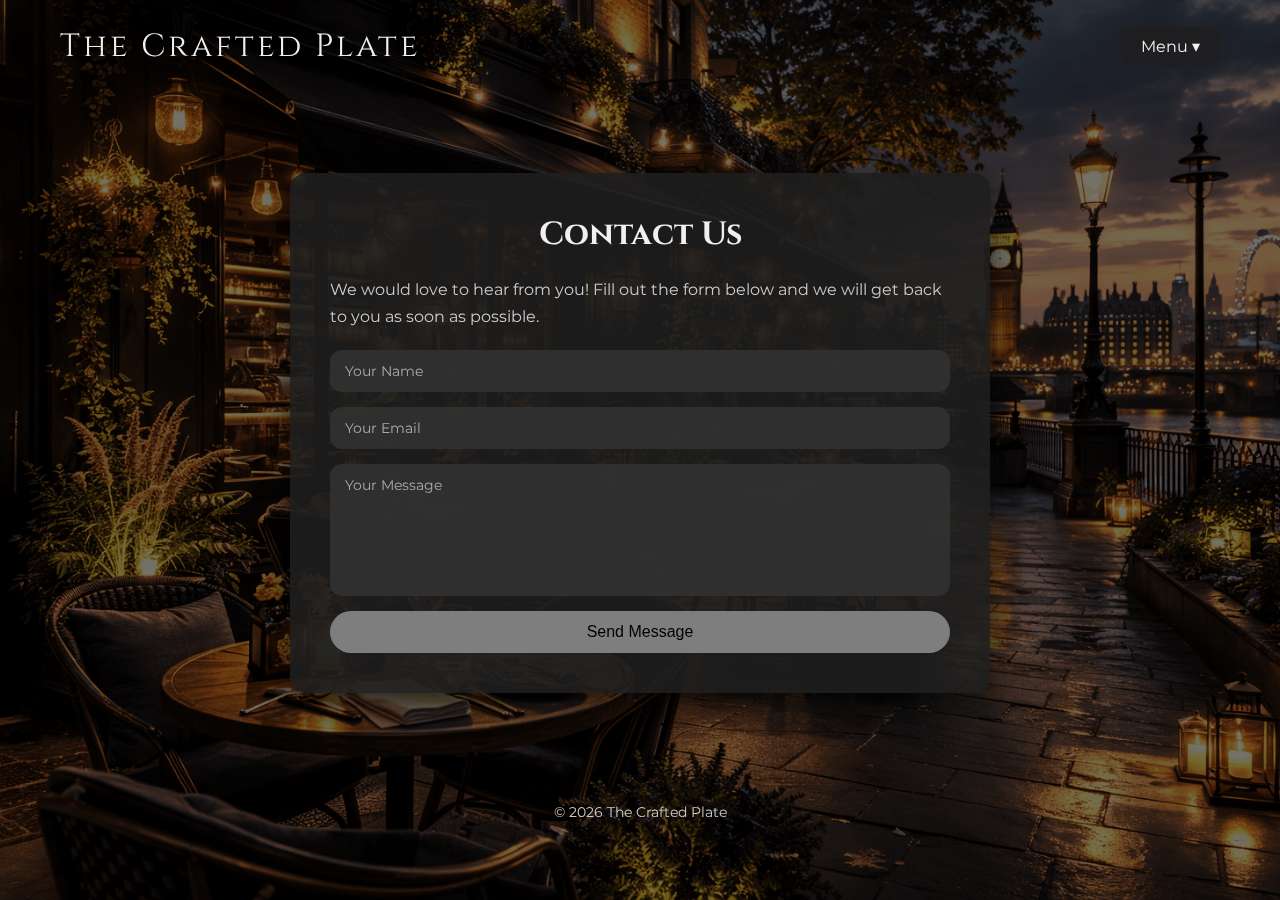
<file: CraftedPlate/contact.html>
<!DOCTYPE html>
<html lang="en">
<head>
<meta charset="UTF-8">
<title>Contact | The Crafted Plate</title>
<meta name="viewport" content="width=device-width, initial-scale=1.0">
<link rel="icon" href="favicon.png.png" type="image/png">
<!-- SEO -->
<meta name="description" content="Explore premium recipes on The Crafted Plate. Discover step-by-step cooking guides including pasta, desserts, seafood, steaks, pizzas and more.">
<meta name="keywords" content="recipes, cooking recipes, homemade food, pasta recipes, desserts, seafood recipes, pizza recipes, The Crafted Plate">
<meta name="author" content="The Crafted Plate">

<link rel="canonical" href="https://yourusername.github.io/recipes.html">

<!-- Open Graph -->
<meta property="og:title" content="Recipes | The Crafted Plate">
<meta property="og:description" content="Explore premium step-by-step recipes from around the world.">
<meta property="og:type" content="website">
<meta property="og:url" content="https://yourusername.github.io/recipes.html">
<meta property="og:image" content="preview-image.png">

<!-- Fonts -->
<link href="https://fonts.googleapis.com/css2?family=Cinzel:wght@500&family=Montserrat:wght@300;400&display=swap" rel="stylesheet">

<style>
/* RESET */
* { margin:0; padding:0; box-sizing:border-box; }

/* BODY */
body {
  font-family:'Montserrat', sans-serif;
  color:#f0f0f0;
  background: url('background-image-2.png.png') no-repeat center center fixed;
  background-size: cover;
  overflow-x:hidden;
}
body::before {
  content:"";
  position:fixed;
  top:0; left:0; width:100%; height:100%;
  background: rgba(0,0,0,0.55);
  z-index:-1;
}

/* HEADER */
header {
  display:flex; justify-content:space-between; align-items:center;
  padding:25px 60px;
}
.logo {
  font-family:'Cinzel', serif; font-size:32px; letter-spacing:3px;
}

/* NAV */
nav { position:relative; }
nav button {
  background:rgba(30,30,30,0.85);
  color:#f0f0f0;
  font-size:16px;
  padding:10px 20px;
  border:none;
  border-radius:12px;
  cursor:pointer;
  font-family:'Montserrat', sans-serif;
}
nav button:hover { background:rgba(30,30,30,1); }
.dropdown-content {
  display:none;
  position:absolute;
  right:0;
  background:rgba(30,30,30,0.95);
  min-width:160px;
  border-radius:12px;
  overflow:hidden;
  margin-top:10px;
  box-shadow:0 5px 15px rgba(0,0,0,0.5);
}
.dropdown-content a {
  display:block;
  color:#f0f0f0;
  text-decoration:none;
  padding:12px 20px;
  font-size:15px;
  transition:0.3s;
}
.dropdown-content a:hover { background:rgba(50,50,50,0.9); }

/* CONTACT CARD */
.contact-card {
  max-width:700px;
  margin:80px auto;
  background:rgba(30,30,30,0.9);
  padding:40px;
  border-radius:16px;
  box-shadow:0 10px 30px rgba(0,0,0,0.7);
}
.contact-card h1 {
  font-family:'Cinzel', serif;
  font-size:32px;
  text-align:center;
  margin-bottom:20px;
}
.contact-card p { color:#ccc; line-height:1.7; margin-bottom:20px; }
.contact-card form { display:flex; flex-direction:column; gap:15px; }
.contact-card input, .contact-card textarea {
  padding:12px 15px;
  border-radius:12px;
  border:none;
  background: rgba(50,50,50,0.85);
  color:#f0f0f0;
  font-family:'Montserrat', sans-serif;
  font-size:14px;
  resize:none;
}
.contact-card input::placeholder, .contact-card textarea::placeholder {
  color:#aaa;
}
.contact-card button {
  padding:12px 25px;
  border:none;
  border-radius:25px;
  background:#7e7e7e;
  color:#000;
  font-size:16px;
  cursor:pointer;
  transition:0.3s;
}
.contact-card button:hover { background:#e0e0e0; }

/* FOOTER */
footer {
  text-align:center;
  padding:30px;
  font-size:14px;
  color:#ccc;
  margin-top:40px;
}

/* MOBILE */
@media(max-width:768px){
  header { padding:20px; }
  .contact-card { margin:60px 20px; padding:30px; }
}
</style>
</head>

<body>

<header>
<div class="logo">The Crafted Plate</div>
<nav>
<button onclick="toggleDropdown()">Menu &#9662;</button>
<div class="dropdown-content" id="dropdown">
<a href="index.html">Home</a>
<a href="about.html">About</a>
<a href="recipes.html">Recipes</a>
<a href="special.html">Special</a>
<a href="contact.html">Contact</a>
<a href="privacy.html">Privacy Policy</a>
</div>
</nav>
</header>

<section class="contact-card">
<h1>Contact Us</h1>
<p>We would love to hear from you! Fill out the form below and we will get back to you as soon as possible.</p>

<form action="https://formspree.io/f/xreykqaz" method="POST">
  <input type="text" name="name" placeholder="Your Name" required>
  <input type="email" name="_replyto" placeholder="Your Email" required>
  <textarea name="message" rows="6" placeholder="Your Message" required></textarea>
  <button type="submit">Send Message</button>
</form>
</section>

<footer>
© 2026 The Crafted Plate
</footer>

<script>
function toggleDropdown(){
  const dropdown=document.getElementById("dropdown");
  dropdown.style.display = dropdown.style.display === "block" ? "none" : "block";
}
</script>

</body>
</html>
</file>
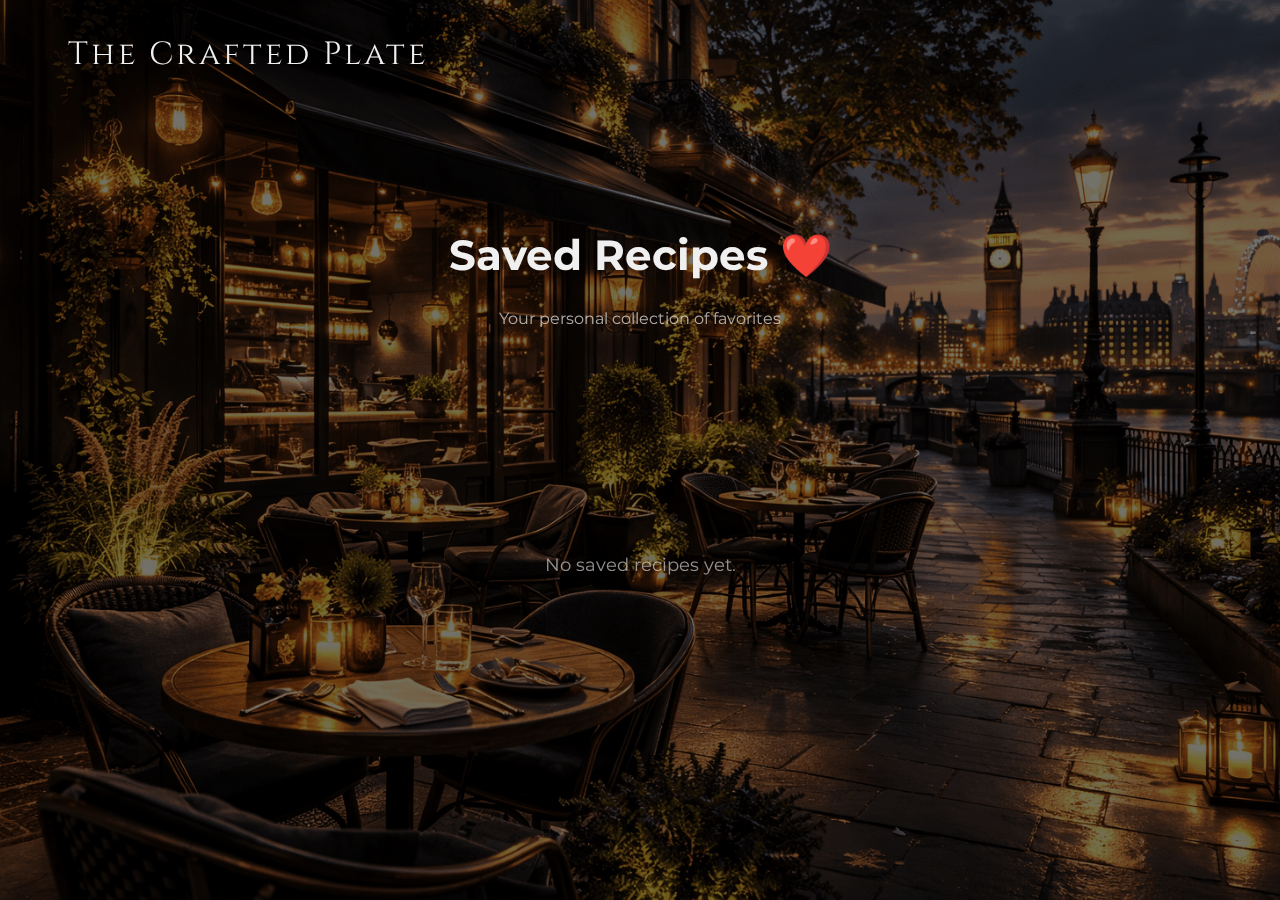
<file: CraftedPlate/favourite.html>
<!DOCTYPE html>
<html lang="en">
<head>
<meta charset="UTF-8">
<meta name="viewport" content="width=device-width, initial-scale=1.0">
<title>Saved Recipes | The Crafted Plate</title>

<link href="https://fonts.googleapis.com/css2?family=Cinzel:wght@500&family=Montserrat:wght@300;400&display=swap" rel="stylesheet">

<style>

/* SAME BACKGROUND AS MAIN SITE */
body {
  font-family:'Montserrat', sans-serif;
  color:#f0f0f0;
  background: url('background-image-2.png.png') no-repeat center center fixed;
  background-size: cover;
  overflow-x:hidden;
}

body::before {
  content:"";
  position:fixed;
  top:0; left:0;
  width:100%; height:100%;
  background: rgba(0,0,0,0.55);
  z-index:-1;
}

/* HEADER */
header{
  display:flex;
  justify-content:space-between;
  align-items:center;
  padding:25px 60px;
}

.logo{
  font-family:'Cinzel', serif;
  font-size:32px;
  letter-spacing:3px;
}

/* HERO */
.hero {
  text-align:center;
  padding:100px 20px 40px;
}

.hero h1 {
  font-size:42px;
}

.hero p {
  opacity:0.7;
}

/* GRID */
.grid {
  display:flex;
  flex-wrap:wrap;
  gap:30px;
  justify-content:center;
  padding:40px 20px 80px;
}

/* SAME CARD STYLE */
.recipe-card {
  position: relative;
  width: 260px;
  border-radius: 20px;
  overflow: hidden;
  cursor: pointer;
  background: #111;
  transition: 0.4s;
}

.recipe-card img {
  width:100%;
  height:320px;
  object-fit:cover;
}

.recipe-card::after {
  content:"";
  position:absolute;
  bottom:0;
  width:100%;
  height:60%;
  background: linear-gradient(to top, rgba(0,0,0,0.9), transparent);
}

.recipe-card h3 {
  position:absolute;
  bottom:15px;
  left:15px;
  font-family:'Cinzel', serif;
}

/* HOVER */
.recipe-card:hover {
  transform: translateY(-8px) scale(1.02);
  box-shadow:0 20px 40px rgba(0,0,0,0.6);
}

/* EMPTY STATE */
.empty {
  text-align:center;
  opacity:0.6;
  margin-top:50px;
  font-size:18px;
}

</style>
</head>

<body>

<header>
  <div class="logo">The Crafted Plate</div>
</header>

<section class="hero">
  <h1>Saved Recipes ❤️</h1>
  <p>Your personal collection of favorites</p>
</section>

<div class="grid" id="favoritesContainer"></div>
<p id="emptyMsg" class="empty"></p>

<script>

const recipeData = {
  spaghetti_bolognese: {img:"spaghetti-bolognese.png.png.png", title:"Spaghetti Bolognese"},
  steak: {img:"steak .png.png", title:"Steak"},
  chicken_tacos: {img:"chicken-tacos.png(1).png", title:"Chicken Tacos"},
  avocado_toast: {img:"avocado.png.png.png", title:"Avocado Toast"},
  // 👉 ADD MORE (important for full system)
};

const container = document.getElementById("favoritesContainer");
const emptyMsg = document.getElementById("emptyMsg");

const favorites = JSON.parse(localStorage.getItem("favorites")) || [];

if(favorites.length === 0){
  emptyMsg.textContent = "No saved recipes yet.";
} else {

  favorites.forEach(id => {

    const data = recipeData[id];
    if(!data) return;

    const card = document.createElement("div");
    card.className = "recipe-card";

    card.innerHTML = `
      <img src="${data.img}" alt="${data.title}">
      <h3>${data.title}</h3>
    `;

    container.appendChild(card);
  });

}

</script>

</body>
</html>
</file>
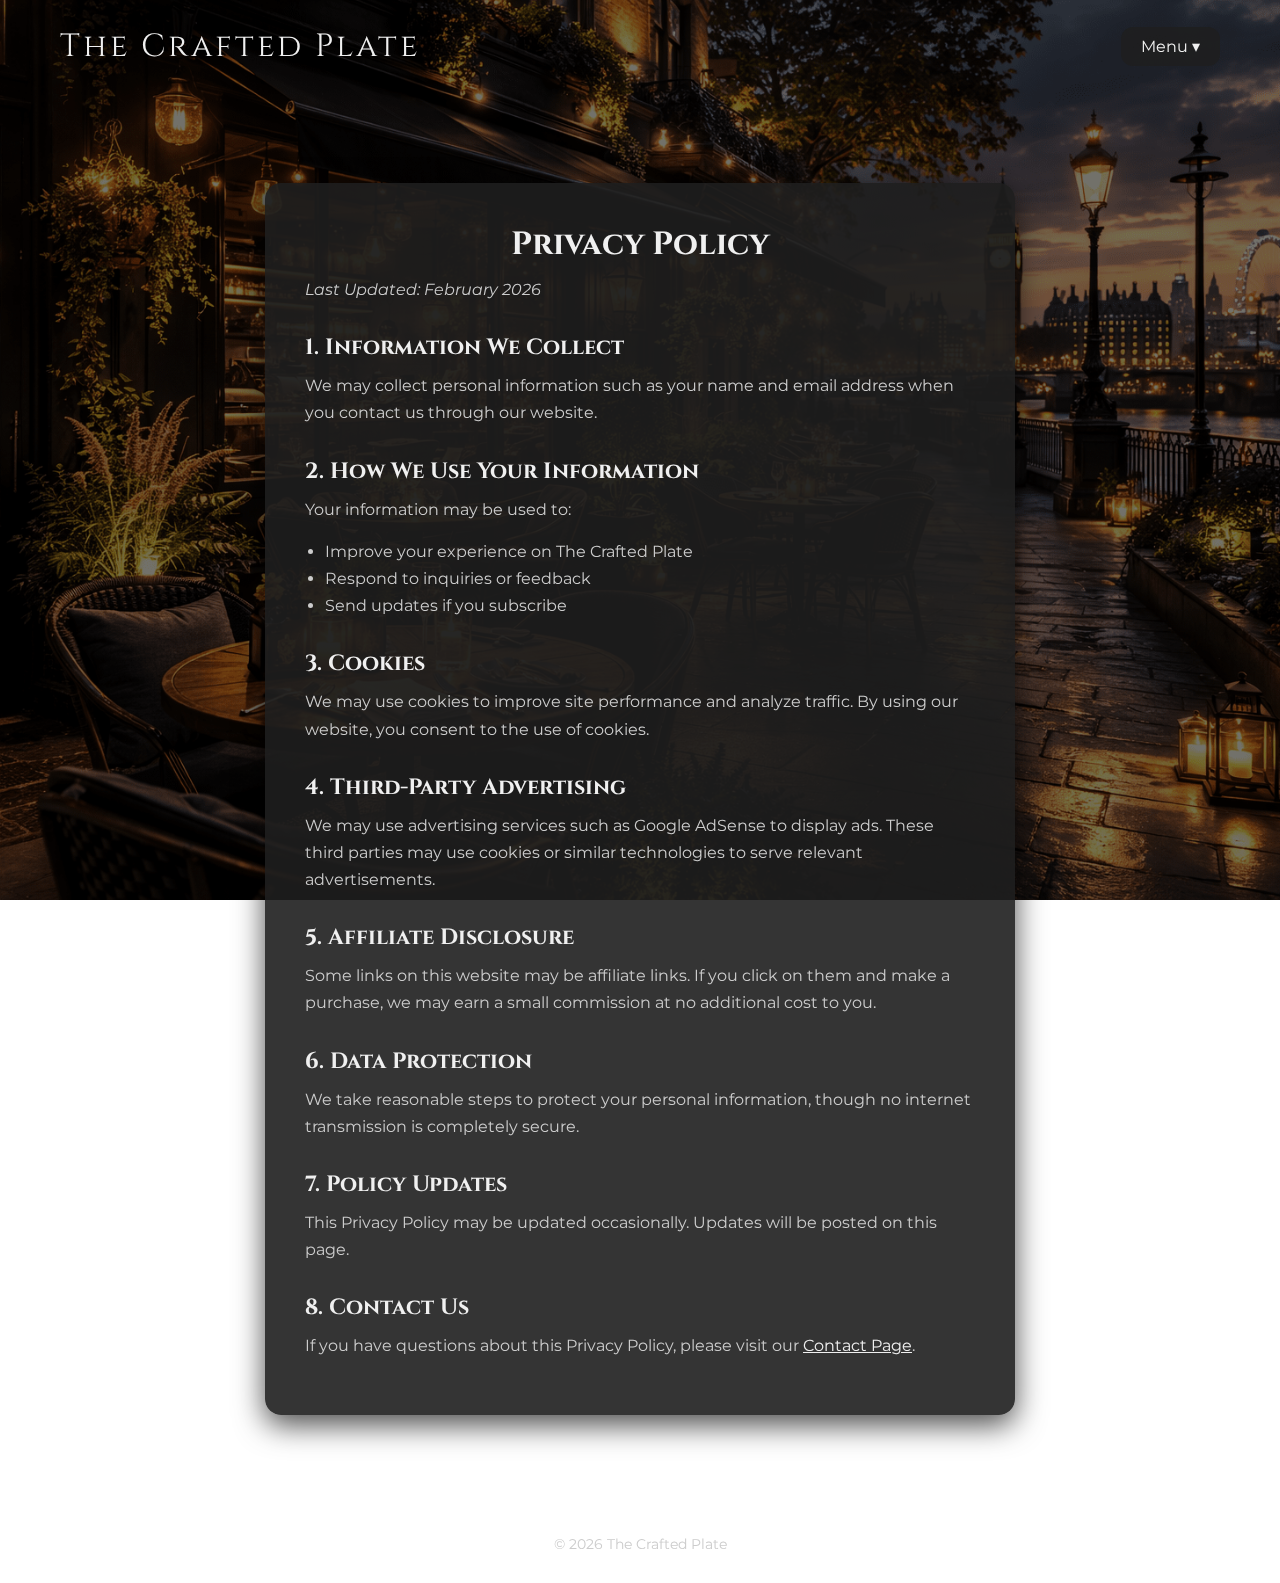
<file: CraftedPlate/privacy.html>
<!DOCTYPE html>
<html lang="en">
<head>
<meta charset="UTF-8">
<title>The Crafted Plate | Privacy Policy</title>
<meta name="viewport" content="width=device-width, initial-scale=1.0">
<link rel="icon" href="favicon.png.png" type="image/png">

<link href="https://fonts.googleapis.com/css2?family=Cinzel:wght@500&family=Montserrat:wght@300;400&display=swap" rel="stylesheet">

<style>

/* RESET */

*{
margin:0;
padding:0;
box-sizing:border-box;
}

/* BODY */

body{
font-family:'Montserrat', sans-serif;
color:#f0f0f0;
background:url('background-image-2.png.png') no-repeat center center fixed;
background-size:cover;
overflow-x:hidden;
}

body::before{
content:"";
position:fixed;
top:0;
left:0;
width:100%;
height:100%;
background:rgba(0,0,0,0.55);
z-index:-1;
}

/* HEADER */

header{
display:flex;
justify-content:space-between;
align-items:center;
padding:25px 60px;
}

.logo{
font-family:'Cinzel', serif;
font-size:32px;
letter-spacing:3px;
}

/* NAV */

nav{
position:relative;
}

nav button{
background:rgba(30,30,30,0.85);
color:#f0f0f0;
font-size:16px;
padding:10px 20px;
border:none;
border-radius:12px;
cursor:pointer;
font-family:'Montserrat', sans-serif;
}

nav button:hover{
background:rgba(30,30,30,1);
}

.dropdown-content{
display:none;
position:absolute;
right:0;
background:rgba(30,30,30,0.95);
min-width:160px;
border-radius:12px;
overflow:hidden;
margin-top:10px;
box-shadow:0 5px 15px rgba(0,0,0,0.5);
}

.dropdown-content a{
display:block;
color:#f0f0f0;
text-decoration:none;
padding:12px 20px;
font-size:15px;
transition:0.3s;
}

.dropdown-content a:hover{
background:rgba(50,50,50,0.9);
}

/* POLICY CARD */

.policy-card{
max-width:750px;
margin:90px auto;
padding:40px;
background:rgba(30,30,30,0.9);
border-radius:16px;
box-shadow:0 10px 30px rgba(0,0,0,0.7);
}

.policy-card h1{
font-family:'Cinzel', serif;
font-size:32px;
text-align:center;
margin-bottom:10px;
}

.policy-card p{
color:#ccc;
line-height:1.7;
margin-bottom:15px;
}

.policy-card h2{
font-family:'Cinzel', serif;
margin-top:30px;
margin-bottom:10px;
font-size:22px;
}

.policy-card ul{
margin-left:20px;
color:#ccc;
line-height:1.7;
}

/* LINKS */

a{
color:#f0f0f0;
}

/* FOOTER */

footer{
text-align:center;
padding:30px;
font-size:14px;
color:#ccc;
margin-top:40px;
}

/* MOBILE */

@media(max-width:768px){

header{
padding:20px;
}

.policy-card{
margin:60px 20px;
padding:30px;
}

}

</style>
</head>

<body>

<header>

<div class="logo">The Crafted Plate</div>

<nav>

<button onclick="toggleDropdown()">Menu &#9662;</button>

<div class="dropdown-content" id="dropdown">

<a href="index.html">Home</a>
<a href="about.html">About</a>
<a href="recipes.html">Recipes</a>
<a href="special.html">Special</a>
<a href="contact.html">Contact</a>
<a href="privacy.html">Privacy Policy</a>

</div>

</nav>

</header>


<section class="policy-card">

<h1>Privacy Policy</h1>

<p><em>Last Updated: February 2026</em></p>

<h2>1. Information We Collect</h2>
<p>We may collect personal information such as your name and email address when you contact us through our website.</p>

<h2>2. How We Use Your Information</h2>
<p>Your information may be used to:</p>

<ul>
<li>Improve your experience on The Crafted Plate</li>
<li>Respond to inquiries or feedback</li>
<li>Send updates if you subscribe</li>
</ul>

<h2>3. Cookies</h2>
<p>We may use cookies to improve site performance and analyze traffic. By using our website, you consent to the use of cookies.</p>

<h2>4. Third-Party Advertising</h2>
<p>We may use advertising services such as Google AdSense to display ads. These third parties may use cookies or similar technologies to serve relevant advertisements.</p>

<h2>5. Affiliate Disclosure</h2>
<p>Some links on this website may be affiliate links. If you click on them and make a purchase, we may earn a small commission at no additional cost to you.</p>

<h2>6. Data Protection</h2>
<p>We take reasonable steps to protect your personal information, though no internet transmission is completely secure.</p>

<h2>7. Policy Updates</h2>
<p>This Privacy Policy may be updated occasionally. Updates will be posted on this page.</p>

<h2>8. Contact Us</h2>
<p>If you have questions about this Privacy Policy, please visit our <a href="contact.html">Contact Page</a>.</p>

</section>


<footer>

© 2026 The Crafted Plate

</footer>


<script>

function toggleDropdown(){

const dropdown=document.getElementById("dropdown");

dropdown.style.display =
dropdown.style.display === "block"
? "none"
: "block";

}

</script>

</body>
</html>
</file>
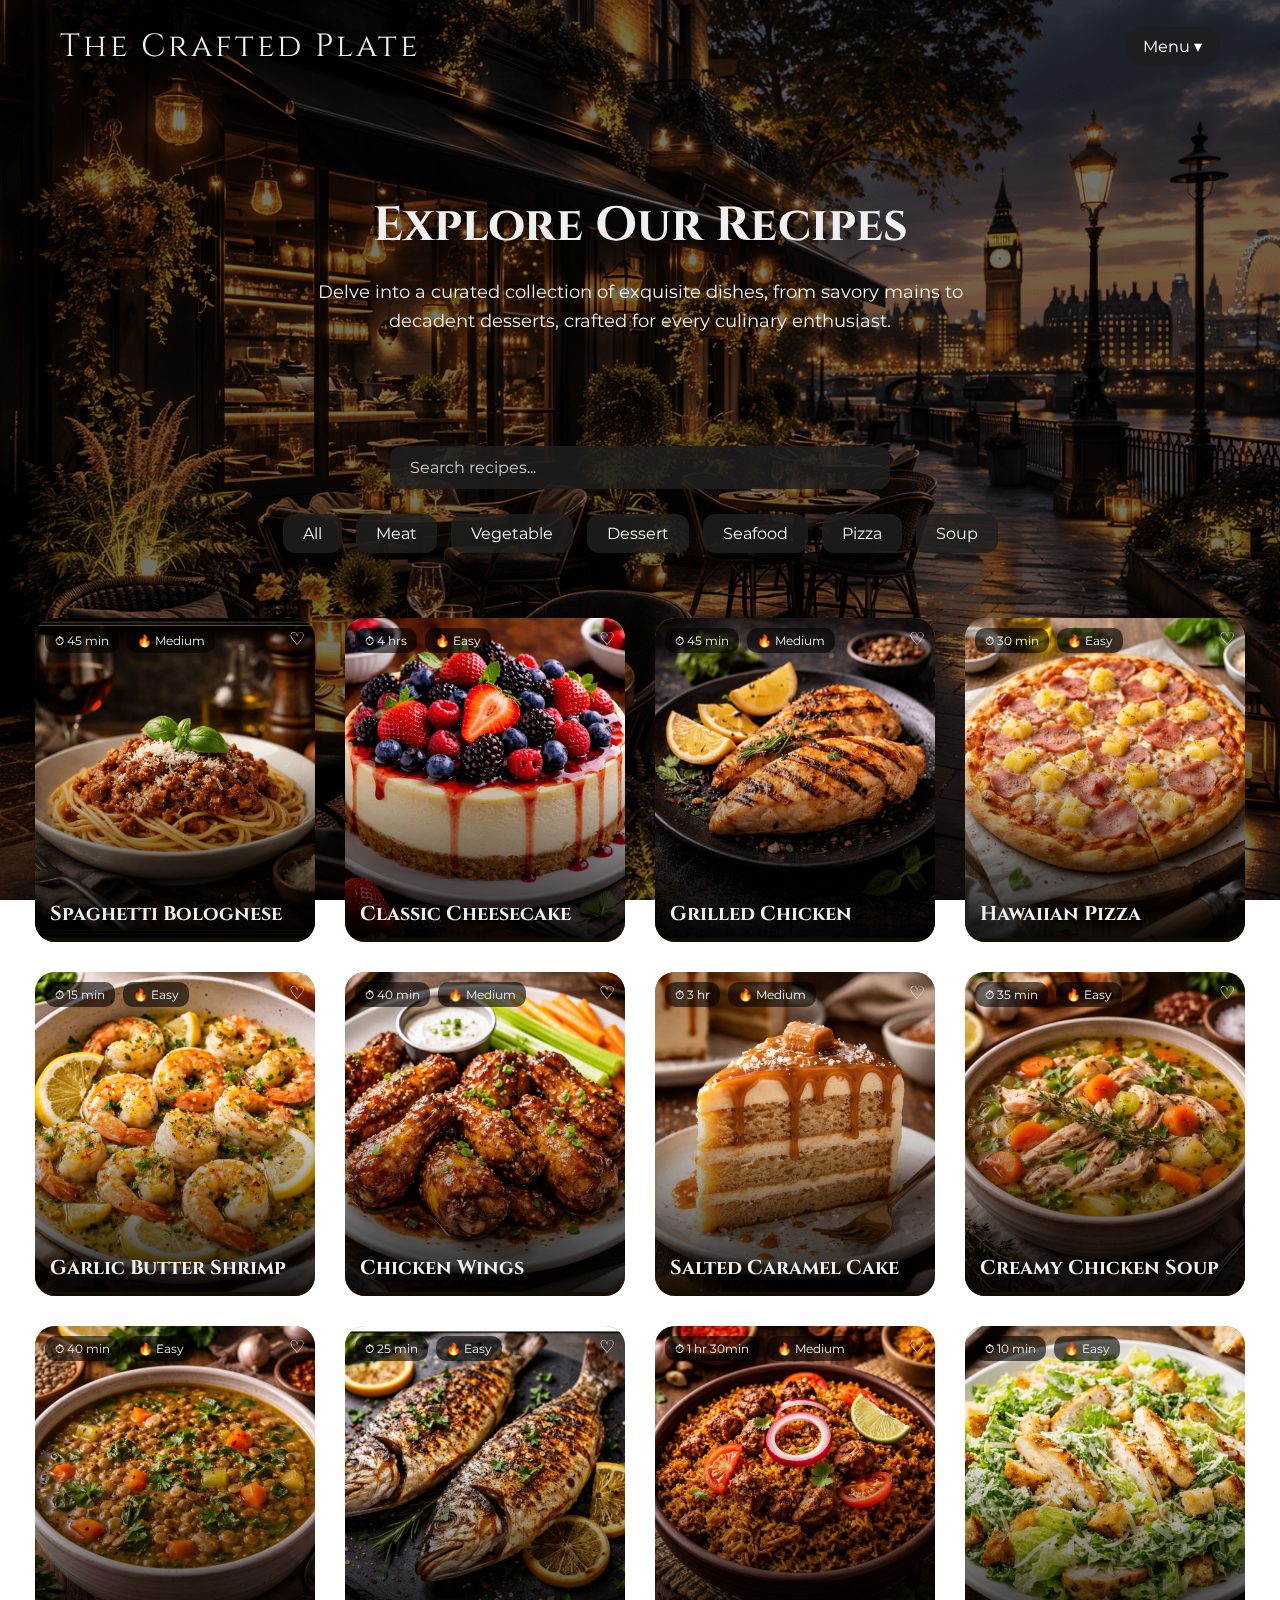
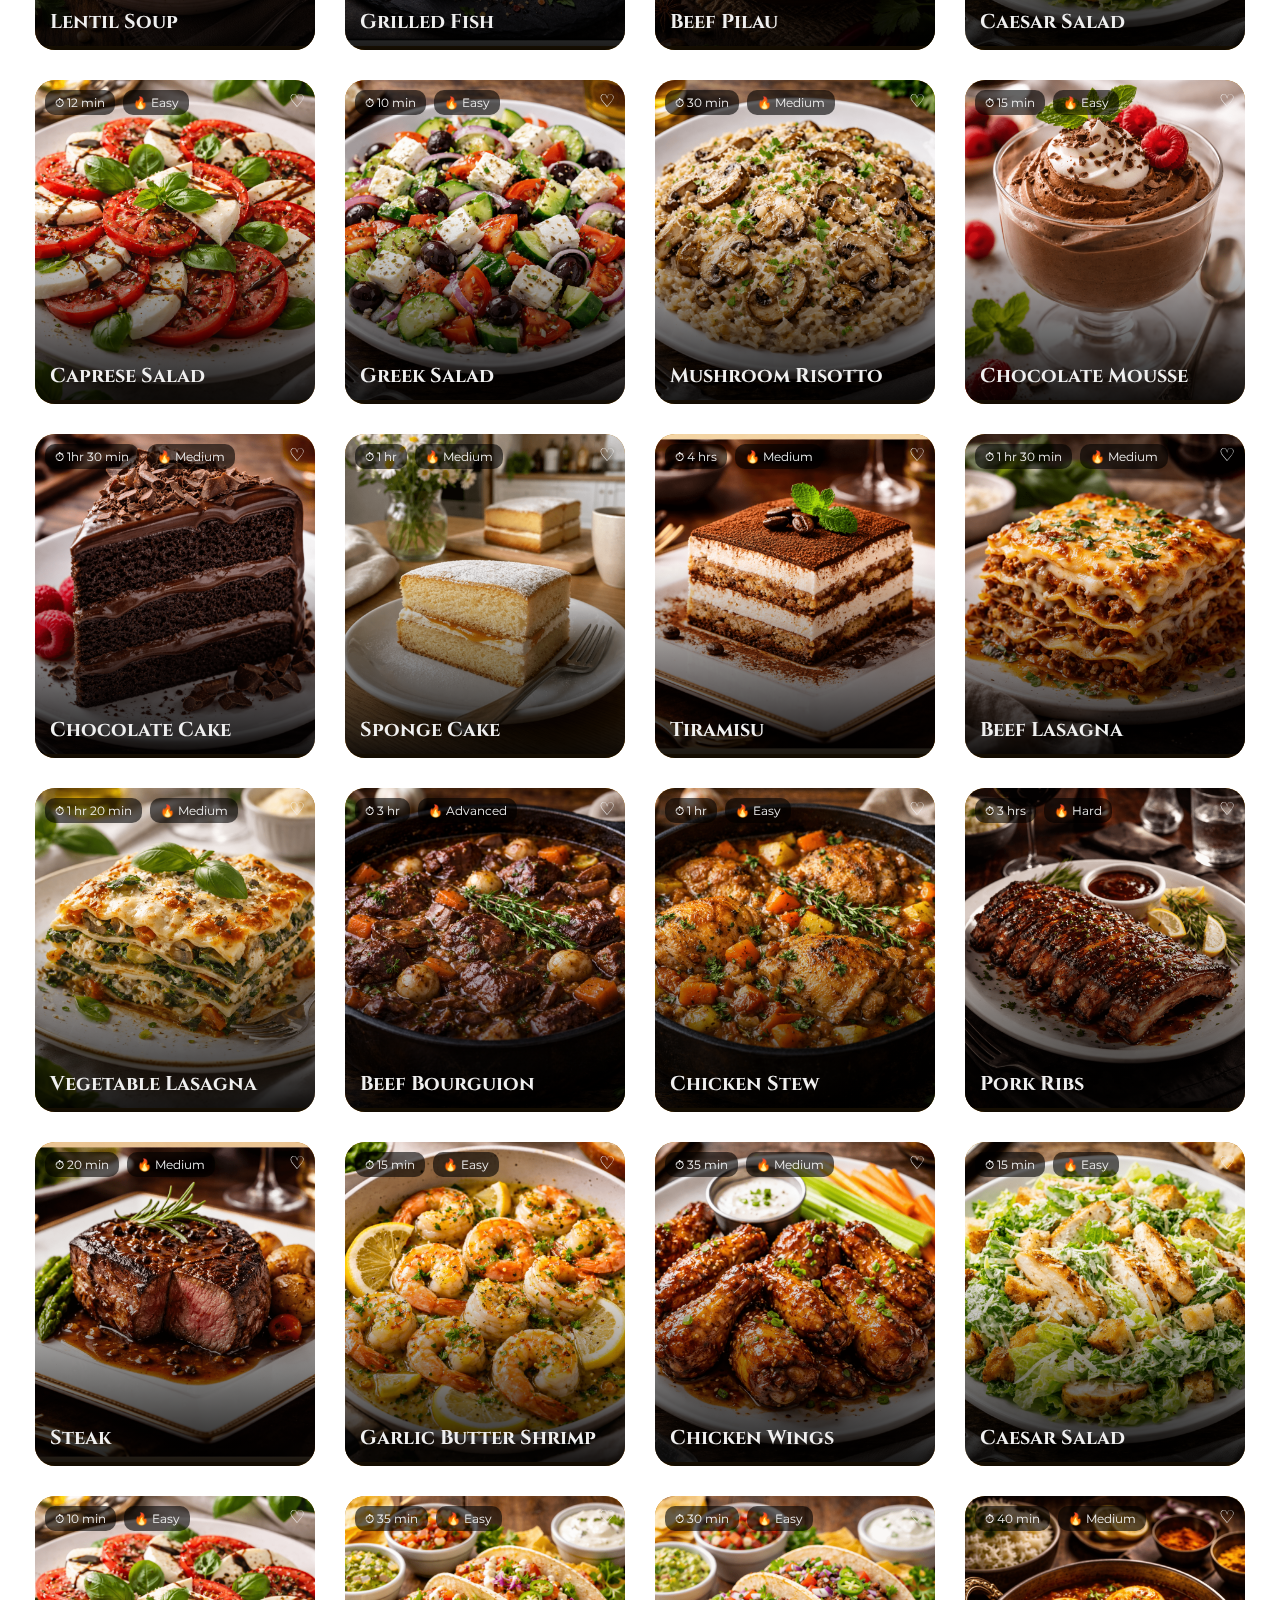
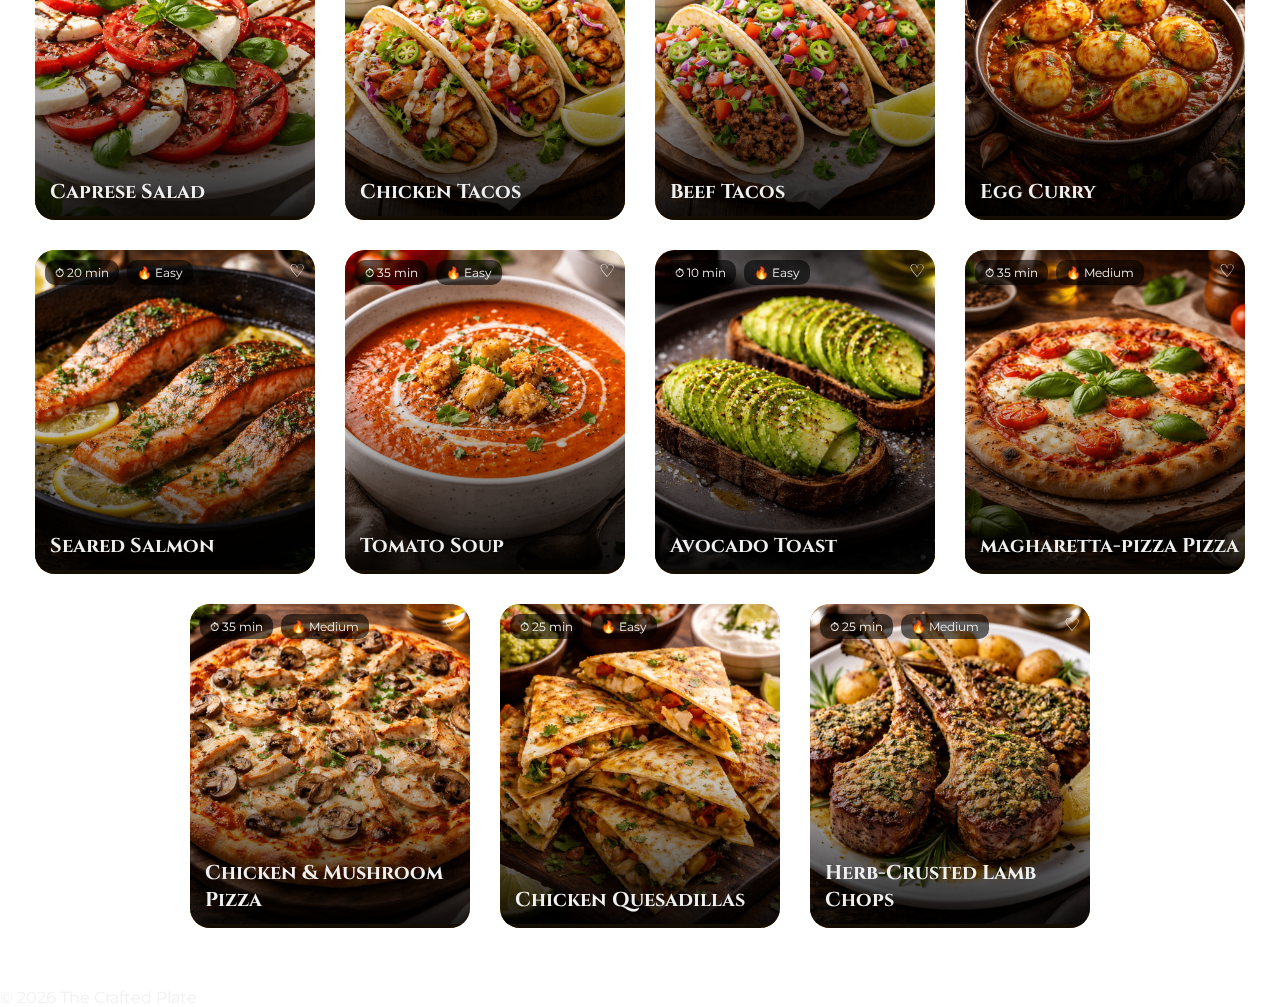
<file: CraftedPlate/recipes.html>
<!DOCTYPE html>
<html lang="en">
<head>
<meta charset="UTF-8">
<meta name="viewport" content="width=device-width, initial-scale=1.0">
<title>The Crafted Plate | Recipes</title>
<link rel="icon" href="favicon.png.png" type="image/png">
<!-- SEO -->
<meta name="description" content="Explore premium recipes on The Crafted Plate. Discover step-by-step cooking guides including pasta, desserts, seafood, steaks, pizzas and more.">
<meta name="keywords" content="recipes, cooking recipes, homemade food, pasta recipes, desserts, seafood recipes, pizza recipes, The Crafted Plate">
<meta name="author" content="The Crafted Plate">

<link rel="canonical" href="https://yourusername.github.io/recipes.html">

<!-- Open Graph -->
<meta property="og:title" content="Recipes | The Crafted Plate">
<meta property="og:description" content="Explore premium step-by-step recipes from around the world.">
<meta property="og:type" content="website">
<meta property="og:url" content="https://yourusername.github.io/recipes.html">
<meta property="og:image" content="preview-image.png">

<!-- Fonts -->
<link href="https://fonts.googleapis.com/css2?family=Cinzel:wght@500&family=Montserrat:wght@300;400&display=swap" rel="stylesheet">

<style>
/* Reset */
* { margin:0; padding:0; box-sizing:border-box; }
/* Body with background ground image*/
body {
  font-family:'Montserrat', sans-serif;
  color:#f0f0f0;
  background: url('background-image-2.png.png') no-repeat center center fixed;
  background-size: cover;
  overflow-x:hidden;
}

body::before {
  content:"";
  position:fixed;
  top:0; left:0;
  width:100%; height:100%;
  background: rgba(0,0,0,0.55);
  z-index:-1;
}

/* Header */
header{ display:flex; justify-content:space-between; align-items:center; padding:25px 60px; background:transparent; }
.logo{ font-family:'Cinzel', serif; font-size:32px; letter-spacing:3px; color:#f0f0f0; }
nav{ position: relative; }
nav button{ background: rgba(30,30,30,0.85); color:#f0f0f0; font-size:16px; padding:10px 20px; border:none; border-radius:12px; cursor:pointer; font-family:'Montserrat', sans-serif; }
nav button:hover{ background: rgba(30,30,30,1); }
/* Overlay */
#overlay {
  position: fixed;
  top: 0;
  left: 0;
  width: 100%;
  height: 100%;
  background: rgba(0,0,0,0.6);
  opacity: 0;
  visibility: hidden;
  transition: 0.3s ease;
  z-index: 900;
}

/* Show overlay */
#overlay.active {
  opacity: 1;
  visibility: visible;
}

/* Sliding Menu */
/* Button */
nav button{
  background: rgba(30,30,30,0.7);
  color:#fff;
  border:none;
  padding:10px 18px;
  border-radius:20px;
  cursor:pointer;
  font-family:'Montserrat', sans-serif;
  backdrop-filter: blur(8px);
  transition: all 0.3s ease;
}

nav button:hover{
  background: rgba(255,255,255,0.1);
}

.dropdown-content{
  position:absolute;
  right:0;
  top:50px;
  background: rgba(20,20,20,0.95);
  min-width:180px;
  border-radius:14px;
  overflow:hidden;
  box-shadow:0 8px 25px rgba(0,0,0,0.6);

  /* animation setup */
  opacity:0;
  transform: translateY(-10px);
  pointer-events:none;
  transition: all 0.25s ease;
}

/* ACTIVE STATE */
.dropdown-content.show{
  opacity:1;
  transform: translateY(0);
  pointer-events:auto;
}

/* Links */
.dropdown-content a{
  display:block;
  padding:14px 18px;
  text-decoration:none;
  color:#eee;
  font-size:14px;
  transition:0.25s;
}

.dropdown-content a:hover{
  background: rgba(255,255,255,0.08);
  padding-left:22px;
}

/* Hero Section for Recipes Page */

/* Hero Section */
.hero{ text-align:center; padding:100px 20px 60px; }
.hero h1{ font-family:'Cinzel', serif; font-size:48px; margin-bottom:20px; }
.hero p{ font-size:18px; max-width:700px; margin:auto; margin-bottom:30px; line-height:1.6; }

html {
  scroll-behavior: smooth;
}

/* Recipes Section */
.recipes {
  display:flex;
  justify-content:center;
  flex-wrap:wrap;
  gap:30px;
  padding:40px 20px 60px;
}

.recipe-card {
  position: relative;
  flex: 0 1 280px;
  border-radius: 20px;
  overflow: hidden;
  cursor: pointer;
  transition: all 0.4s ease;
  background: #ba780e;
}
.recipe-card {
  animation: fadeUp 0.6s ease forwards;
}
.recipe-card:hover {
  transform: translateY(-8px) scale(1.02);
  box-shadow: 0 20px 40px rgba(0,0,0,0.6);
}

@keyframes fadeUp {
  from {
    opacity: 0;
    transform: translateY(20px);
  }
  to {
    opacity: 1;
    transform: translateY(0);
  }
}

/* IMAGE */
.recipe-card img {
  width: 100%;
  height: 320px;
  object-fit: cover;
  transition: transform 0.5s ease;
}

/* DARK GRADIENT OVERLAY */
.recipe-card::after {
  content: "";
  position: absolute;
  bottom: 0;
  left: 0;
  width: 100%;
  height: 60%;
  background: linear-gradient(to top, rgba(0,0,0,0.9), transparent);
}

/* TITLE FLOATING */
.recipe-card h3 {
  position: absolute;
  bottom: 15px;
  left: 15px;
  z-index: 2;
  font-size: 20px;
  font-family: 'Cinzel', serif;
}

/* HOVER EFFECT */
.recipe-card:hover img {
  transform: scale(1.1);
}

.recipe-card:hover {
  transform: translateY(-8px);
}
/* Center the search bar */
.search-container {
  width: 100%;
  display: flex;
  justify-content: center; /* centers the input horizontally */
  margin: 20px 0;
}

#recipeSearch {
  width: 80%;           /* responsive width */
  max-width: 500px;     /* stops it from being too wide */
  padding: 12px 20px;
  border-radius: 12px;
  border: none;
  font-size: 16px;
  font-family: 'Montserrat', sans-serif;
  outline: none;
  background: rgba(30,30,30,0.85);
  color: #f0f0f0;
  transition: all 0.3s ease;
}

#recipeSearch::placeholder {
  color: #ccc;
}

#recipeSearch:focus {
  background: rgba(50,50,50,0.9);
  box-shadow: 0 0 10px rgba(240,240,240,0.3);
}


/* Modal */
/* FULL SCREEN MODAL */
.modal-content {
  display: flex;
  width: 95%;
  max-width: 1200px;
  height: 85vh;
  margin: auto;
  margin-top: 5vh;
  border-radius: 20px;
  overflow: hidden;
  background: rgba(20,20,20,0.98);
  box-shadow: 0 20px 60px rgba(0,0,0,0.9);
  animation: slideUp 0.4s ease;
}

@keyframes slideUp {
  from {transform: translateY(60px); opacity: 0;}
  to {transform: translateY(0); opacity: 1;}
}

/* LEFT SIDE IMAGE */
.modal-left {
  flex: 0 0 50%;
  height: 100%;
}
.modal-left img {
  width: 100%;
  height: 100%;
  object-fit: contain;
  transition: transform 0.5s ease;
  cursor: zoom-in;
  background: black;
}

.modal-left img:active {
  transform: scale(1.1);
}

/* RIGHT SIDE CONTENT */
.modal-right {
  flex: 1;                /* ✅ allows proper flex behavior */
  min-height: 0;          /* ✅ FIXES SCROLL BUG */
  padding: 35px;
  overflow-y: auto;
  line-height: 1.7;
}

/* Scrollbar */
.modal-right::-webkit-scrollbar {
  width: 6px;
}

.modal-right::-webkit-scrollbar-thumb {
  background: rgba(255,255,255,0.3);
  border-radius: 10px;
}

/* Scroll fade indicator */
.modal-right::after {
  content: "";
  position: sticky;
  bottom: 0;
  height: 40px;
  display: block;
  background: linear-gradient(to top, rgba(20,20,20,1), transparent);
}

/* Typography */
.modal-right h3 {
  font-size: 30px;
  margin-bottom: 10px;
}

.modal-right h4 {
  margin-top: 25px;
  color: #aaa;
  letter-spacing: 1px;
}

.modal-right li {
  margin-bottom: 6px;
}

.modal-right ul, 
.modal-right ol {
  margin: 10px 0 15px 20px;
  line-height: 1.8;
  color: #ccc;
}

/* MODAL BACKGROUND */
.modal {
  display: none;
  position: fixed;
  z-index: 999;
  inset: 0;
  background: rgba(0,0,0,0.75);
  backdrop-filter: blur(8px);
  animation: fadeBg 0.3s ease;
}

@keyframes fadeBg {
  from {opacity: 0;}
  to {opacity: 1;}
}

/* BACK BUTTON */
.back-btn {
  position: absolute;
  top: 20px;
  left: 20px;
  font-size: 18px;
  cursor: pointer;
  background: rgba(0,0,0,0.6);
  padding: 8px 14px;
  border-radius: 10px;
}

/* CHEF TIP */
.chef-tip {
  background: rgba(255,255,255,0.05);
  padding: 10px;
  border-left: 3px solid #fff;
  margin-top: 10px;
}

/* MODAL ANIMATION */
.modal-content {
  animation: modalFade 0.4s ease;
}

@keyframes modalFade {
  from {
    opacity: 0;
    transform: translateY(30px) scale(0.96);
  }
  to {
    opacity: 1;
    transform: translateY(0) scale(1);
  }
}

/* =========================
   MOBILE FIX (IMPORTANT)
========================= */
@media (max-width: 768px){

  .modal-content {
    flex-direction: column;
    height: 100vh;
    width: 100%;
    border-radius: 0;
  }

  .modal-left {
    height: 40%;
  }

  .modal-left img {
    width: 100%;
    height: 100%;
    object-fit: cover;
  }

  .modal-right {
    flex: 1;
    min-height: 0;
    overflow-y: auto;
    padding: 20px;
    background: rgba(20,20,20,0.98);
  }

  .modal-right h3 {
    font-size: 24px;
  }

  .modal-right h4 {
    font-size: 16px;
    margin-top: 15px;
  }

  .modal-right ul,
  .modal-right ol {
    font-size: 14px;
    line-height: 1.6;
  }

  /* BACK BUTTON (MOBILE) */
  .back-btn {
    position: fixed;
    top: 20px;
    right: 20px;
    z-index: 9999;
    font-size: 14px;
    background: rgba(0,0,0,0.6);
    backdrop-filter: blur(10px);
    padding: 10px 16px;
    border-radius: 12px;
  }

  .back-btn:hover {
    background: rgba(0,0,0,0.9);
  }
}

/* RESPONSIVE CARDS */
@media (max-width:768px){
  .recipes {
    flex-direction: column;
    align-items: center;
  }

  .recipe-card {
    width: 85%;
  }

  .hero h1 { font-size: 32px; }
  .hero p { font-size: 15px; }
}

/* CATEGORY BUTTONS */
.category-buttons button {
  background: rgba(30,30,30,0.85);
  color: #f0f0f0;
  font-family: 'Montserrat', sans-serif;
  font-size: 16px;
  padding: 10px 20px;
  margin: 5px;
  border: none;
  border-radius: 12px;
  cursor: pointer;
  transition: all 0.3s ease;
}

.category-buttons button:hover {
  background: rgba(50,50,50,0.9);
}

.category-buttons button.active {
  background: #f0f0f0;
  color: #1e1e1e;
  font-weight: 600;
}

/* MODAL SHOW */
.modal.show {
  display: block;
}

/* CARD INFO */
.card-info {
  position: absolute;
  top: 10px;
  left: 10px;
  z-index: 2;
  display: flex;
  gap: 8px;
}

.card-info span {
  background: rgba(0,0,0,0.6);
  padding: 5px 10px;
  border-radius: 10px;
  font-size: 12px;
}

/* FAVORITE */
.favorite {
  position: absolute;
  top: 10px;
  right: 10px;
  z-index: 2;
  font-size: 18px;
  cursor: pointer;
  transition: 0.3s;
}

.favorite.active {
  color: red;
  transform: scale(1.2);
}

</style>
</head>
<body>

<header>
  <div class="logo">The Crafted Plate</div>
<nav>
  <button id="menuBtn">Menu ▾</button>
  <div class="dropdown-content" id="menu">
    <a href="index.html">Home</a>
    <a href="about.html">About</a>
    <a href="recipes.html">Recipes</a>
    <a href="special.html">Special</a>
    <a href="contact.html">Contact</a>
    <a href="privacy.html">Privacy Policy</a>
    
  </div>
</nav>
</header>

<section class="hero">
  <h1>Explore Our Recipes</h1>
  <p>Delve into a curated collection of exquisite dishes, from savory mains to decadent desserts, crafted for every culinary enthusiast.</p>
</section>
<!-- Search Bar -->
<div class="search-container">
  <input type="text" id="recipeSearch" placeholder="Search recipes...">
</div>
<!-- Category Buttons -->
<div class="category-buttons" style="text-align:center; margin:20px 0;">
  <button onclick="filterCategory('all')">All</button>
  <button onclick="filterCategory('meat')">Meat</button>
  <button onclick="filterCategory('vegetable')">Vegetable</button>
  <button onclick="filterCategory('dessert')">Dessert</button>
  <button onclick="filterCategory('seafood')">Seafood</button>
  <button onclick="filterCategory('pizza')">Pizza</button>
  <button onclick="filterCategory('soup')">Soup</button>
</div>

<section class="recipes">
  <!-- Recipe Cards (All 27+) -->
<div class="recipe-card" data-category="meat" onclick="openModal('spaghetti_bolognese')">
    <img src="spaghetti-bolognese.png.png.png" alt="Spaghetti Bolognese">
    <div class="card-info">
        <span>⏱ 45 min</span>
        <span>🔥 Medium</span>
    </div>
    <h3>Spaghetti Bolognese</h3>
    <div class="favorite" onclick="toggleFavorite(event)">♡</div>
</div>


<div class="recipe-card" data-category="dessert" onclick="openModal('classic_cheesecake')">
    <img src="cheese-cake.png.png" alt="Classic Cheesecake">
    <div class="card-info">
        <span>⏱ 4 hrs</span>
        <span>🔥 Easy</span>
    </div>
    <h3>Classic Cheesecake</h3>
     <div class="favorite" onclick="toggleFavorite(event)">♡</div>
</div>

<div class="recipe-card" data-category="meat" onclick="openModal('grilled_chicken')">
    <img src="grilled-chicken.png(1).png" alt="Grilled Chicken">
    <div class="card-info">
        <span>⏱ 45 min</span>
        <span>🔥 Medium</span>
    </div>
    <h3>Grilled Chicken</h3>
     <div class="favorite" onclick="toggleFavorite(event)">♡</div>
</div>

<div class="recipe-card" data-category="pizza" onclick="openModal('hawaiian_pizza')">
    <img src="hawaiian-pizza.png.png" alt="Hawaiian Pizza">
    <div class="card-info">
        <span>⏱ 30 min</span>
        <span>🔥 Easy</span>
    </div>
    <h3>Hawaiian Pizza</h3>
    <div class="favorite" onclick="toggleFavorite(event)">♡</div>
</div>

<div class="recipe-card" data-category="seafood" onclick="openModal('garlic_butter_shrimp')">
    <img src="shrimp.png.png" alt="Garlic Butter Shrimp">
    <div class="card-info">
        <span>⏱ 15 min</span>
        <span>🔥 Easy</span>
    </div>
    <h3>Garlic Butter Shrimp</h3>
     <div class="favorite" onclick="toggleFavorite(event)">♡</div>
</div>

<div class="recipe-card" data-category="meat" onclick="openModal('chicken_wings')">
    <img src="chicken-wings.png(1).png" alt="Chicken Wings">
    <div class="card-info">
        <span>⏱ 40 min</span>
        <span>🔥 Medium</span>
    </div>
    <h3>Chicken Wings</h3>
    <div class="favorite" onclick="toggleFavorite(event)">♡</div>
</div>
<!-- Salted Caramel Cake -->
<div class="recipe-card" data-category="dessert" onclick="openModal('salted_caramel_cake')">
  <img src="salted-caramel-cake.png.png" alt="Salted Caramel Cake">

  <div class="card-info">
    <span>⏱ 3 hr</span>
    <span>🔥 Medium</span>
  </div>
 <h3>Salted Caramel Cake</h3>
  <div class="favorite" onclick="toggleFavorite(event)">♡</div>
  
</div>

<!-- Creamy Chicken Soup -->
<div class="recipe-card" data-category="soup" onclick="openModal('creamy_chicken_soup')">
  <img src="chicken-soup.png.png" alt="Creamy Chicken Soup">

  <div class="card-info">
    <span>⏱ 35 min</span>
    <span>🔥 Easy</span>
  </div>
<h3>Creamy Chicken Soup</h3>
  <div class="favorite" onclick="toggleFavorite(event)">♡</div>
  
</div>


<!-- Lentil Soup (Healthy + Vegetarian) -->
<div class="recipe-card" data-category="soup" onclick="openModal('lentil_soup')">
  <img src="lentil-soup.png.png" alt="Lentil Soup">

  <div class="card-info">
    <span>⏱ 40 min</span>
    <span>🔥 Easy</span>
  </div>
<h3>Lentil Soup</h3>
  <div class="favorite" onclick="toggleFavorite(event)">♡</div>
  
</div>

<!-- Grilled Fish (Healthy Seafood) -->
<div class="recipe-card" data-category="seafood" onclick="openModal('grilled_fish')">
  <img src="grilled-fish.png.png" alt="Grilled Fish">

  <div class="card-info">
    <span>⏱ 25 min</span>
    <span>🔥 Easy</span>
  </div>
 <h3>Grilled Fish</h3>
  <div class="favorite" onclick="toggleFavorite(event)">♡</div>
  
</div>

<!-- Beef Pilau -->
<div class="recipe-card" data-category="meat" onclick="openModal('beef_pilau')">
  <img src="beef-pilau.png.png" alt="Beef Pilau">

  <div class="card-info">
    <span>⏱ 1 hr 30min</span>
    <span>🔥 Medium</span>
  </div>
<h3>Beef Pilau</h3>
  <div class="favorite" onclick="toggleFavorite(event)">♡</div>
  
</div>

<div class="recipe-card" data-category="vegetable" onclick="openModal('caesar_salad')">
    <img src="caesar-salad.png.png" alt="Caesar Salad">
    <div class="card-info">
        <span>⏱ 10 min</span>
        <span>🔥 Easy</span>
    </div>
    <h3>Caesar Salad</h3>
     <div class="favorite" onclick="toggleFavorite(event)">♡</div>

</div>

<div class="recipe-card" data-category="vegetable" onclick="openModal('caprese')">
    <img src="capresse-salad.png.png" alt="Caprese Salad">
    <div class="card-info">
        <span>⏱ 12 min</span>
        <span>🔥 Easy</span>
    </div>
    <h3>Caprese Salad</h3>
     <div class="favorite" onclick="toggleFavorite(event)">♡</div>
</div>

<div class="recipe-card" data-category="vegetable" onclick="openModal('greek_salad')">
    <img src="greek-salad.png(1).png" alt="Greek Salad">
    <div class="card-info">
        <span>⏱ 10 min</span>
        <span>🔥 Easy</span>
    </div>
    <h3>Greek Salad</h3>
     <div class="favorite" onclick="toggleFavorite(event)">♡</div>
</div>

<div class="recipe-card" data-category="vegetable" onclick="openModal('mushroom_risotto')">
    <img src="mushroom-risotto.png(1).png" alt="Mushroom Risotto">
    <div class="card-info">
        <span>⏱ 30 min</span>
        <span>🔥 Medium</span>
    </div>
    <h3>Mushroom Risotto</h3>
     <div class="favorite" onclick="toggleFavorite(event)">♡</div>
</div>

<div class="recipe-card" data-category="dessert" onclick="openModal('chocolatemousse')">
    <img src="chocolate-mousse.png.png" alt="Chocolate Mousse">
    <div class="card-info">
        <span>⏱ 15 min</span>
        <span>🔥 Easy</span>
    </div>
    <h3>Chocolate Mousse</h3>
     <div class="favorite" onclick="toggleFavorite(event)">♡</div>
</div>

<div class="recipe-card" data-category="dessert" onclick="openModal('chocolate_cake')">
    <img src="chocolate-cake.png(1).png" alt="Chocolate Cake">
    <div class="card-info">
        <span>⏱ 1hr 30 min</span>
        <span>🔥 Medium</span>
    </div>
    <h3>Chocolate Cake</h3>
     <div class="favorite" onclick="toggleFavorite(event)">♡</div>
</div>

<div class="recipe-card" data-category="dessert" onclick="openModal('spongecake')">
    <img src="spongecake.png.png.png" alt="Sponge Cake">
    <div class="card-info">
        <span>⏱ 1 hr</span>
        <span>🔥 Medium</span>
    </div>
    <h3>Sponge Cake</h3>
     <div class="favorite" onclick="toggleFavorite(event)">♡</div>
</div>
<div class="recipe-card" data-category="dessert" onclick="openModal('tiramisu')">
    <img src="tiramisu.png.png.png" alt="Tiramisu">
    <div class="card-info">
        <span>⏱ 4 hrs</span>
        <span>🔥 Medium</span>
    </div>
    <h3>Tiramisu</h3>
   <div class="favorite" onclick="toggleFavorite(event)">♡</div>
</div>

<div class="recipe-card" data-category="meat" onclick="openModal('beef_lasagna')">
    <img src="beef-lasagna.png.png" alt="Beef Lasagna">
    <div class="card-info">
        <span>⏱ 1 hr 30 min</span>
        <span>🔥 Medium</span>
    </div>
    <h3>Beef Lasagna</h3>
     <div class="favorite" onclick="toggleFavorite(event)">♡</div>
</div>

<div class="recipe-card" data-category="vegetable" onclick="openModal('vegetable_lasagna')">
    <img src="vegeterian-lasagna.png.png" alt="Vegetable Lasagna">
    <div class="card-info">
        <span>⏱ 1 hr 20 min</span>
        <span>🔥 Medium</span>
    </div>
    <h3>Vegetable Lasagna</h3>
     <div class="favorite" onclick="toggleFavorite(event)">♡</div>
</div>

<div class="recipe-card" data-category="meat" onclick="openModal('beef_bourguignon')">
    <img src="beef-bourguion.png(1).png" alt="Beef Bourguignon">
    <div class="card-info">
        <span>⏱ 3 hr</span>
        <span>🔥 Advanced</span>
    </div>
    <h3>Beef Bourguion</h3>
    <div class="favorite" onclick="toggleFavorite(event)">♡</div>
</div>

<div class="recipe-card" data-category="meat" onclick="openModal('chicken_stew')">
    <img src="chicken-stew.png.png" alt="Chicken Stew">
    <div class="card-info">
        <span>⏱ 1 hr</span>
        <span>🔥 Easy</span>
    </div>
    <h3>Chicken Stew</h3>
     <div class="favorite" onclick="toggleFavorite(event)">♡</div>
</div>


<!-- Pork Ribs -->
<div class="recipe-card" data-category="meat" onclick="openModal('porkribs')">
  <img src="pork-ribs.png.png" alt="Pork Ribs">

  <div class="card-info">
    <span>⏱ 3 hrs</span>
    <span>🔥 Hard</span>
  </div>

  <div class="favorite" onclick="toggleFavorite(event)">♡</div>
  <h3>Pork Ribs</h3>
</div>

<!-- Steak -->
<div class="recipe-card" data-category="meat" onclick="openModal('steak')">
  <img src="steak .png.png" alt="Steak">

  <div class="card-info">
    <span>⏱ 20 min</span>
    <span>🔥 Medium</span>
  </div>

  <div class="favorite" onclick="toggleFavorite(event)">♡</div>
  <h3>Steak</h3>
</div>

<!-- Shrimp -->
<div class="recipe-card" data-category="seafood" onclick="openModal('garlic_butter_shrimp')">
  <img src="shrimp.png.png" alt="Garlic Butter Shrimp">

  <div class="card-info">
    <span>⏱ 15 min</span>
    <span>🔥 Easy</span>
  </div>

  <div class="favorite" onclick="toggleFavorite(event)">♡</div>
  <h3>Garlic Butter Shrimp</h3>
</div>

<!-- Chicken Wings -->
<div class="recipe-card" data-category="meat" onclick="openModal('chicken_wings')">
  <img src="chicken-wings.png(1).png" alt="Chicken Wings">

  <div class="card-info">
    <span>⏱ 35 min</span>
    <span>🔥 Medium</span>
  </div>

  <div class="favorite" onclick="toggleFavorite(event)">♡</div>
  <h3>Chicken Wings</h3>
</div>

<!-- Caesar Salad -->
<div class="recipe-card" data-category="vegetable" onclick="openModal('caesar_salad')">
  <img src="caesar-salad.png.png" alt="Caesar Salad">

  <div class="card-info">
    <span>⏱ 15 min</span>
    <span>🔥 Easy</span>
  </div>

  <div class="favorite" onclick="toggleFavorite(event)">♡</div>
  <h3>Caesar Salad</h3>
</div>

<!-- Caprese -->
<div class="recipe-card" data-category="vegetable" onclick="openModal('caprese')">
  <img src="capresse-salad.png.png" alt="Caprese Salad">

  <div class="card-info">
    <span>⏱ 10 min</span>
    <span>🔥 Easy</span>
  </div>

  <div class="favorite" onclick="toggleFavorite(event)">♡</div>
  <h3>Caprese Salad</h3>
</div>
<!-- Chicken Tacos -->
<div class="recipe-card" data-category="meat" onclick="openModal('chicken_tacos')">
  <img src="chicken-tacos.png(1).png" alt="Chicken Tacos">

  <div class="card-info">
    <span>⏱ 35 min</span>
    <span>🔥 Easy</span>
  </div>

  <div class="favorite" onclick="toggleFavorite(event)">♡</div>
  <h3>Chicken Tacos</h3>
</div>

<!-- Beef Tacos -->
<div class="recipe-card" data-category="meat" onclick="openModal('beef_tacos')">
  <img src="beef-tacos.png(1).png" alt="Beef Tacos">

  <div class="card-info">
    <span>⏱ 30 min</span>
    <span>🔥 Easy</span>
  </div>

  <div class="favorite" onclick="toggleFavorite(event)">♡</div>
  <h3>Beef Tacos</h3>
</div>

<!-- Egg Curry -->
<div class="recipe-card" data-category="vegetable" onclick="openModal('egg_curry')">
  <img src="egg-curry.png(1).png" alt="Egg Curry">

  <div class="card-info">
    <span>⏱ 40 min</span>
    <span>🔥 Medium</span>
  </div>

  <div class="favorite" onclick="toggleFavorite(event)">♡</div>
  <h3>Egg Curry</h3>
</div>

<!-- Seared Salmon -->
<div class="recipe-card" data-category="seafood" onclick="openModal('seared_salmon')">
  <img src="seared-salmon.png(1).png" alt="Seared Salmon">

  <div class="card-info">
    <span>⏱ 20 min</span>
    <span>🔥 Easy</span>
  </div>

  <div class="favorite" onclick="toggleFavorite(event)">♡</div>
  <h3>Seared Salmon</h3>
</div>

<!-- Tomato Soup -->
<div class="recipe-card" data-category="soup" onclick="openModal('tomatosoup')">
  <img src="tomato-soup.png.png" alt="Tomato Soup">

  <div class="card-info">
    <span>⏱ 35 min</span>
    <span>🔥 Easy</span>
  </div>

  <div class="favorite" onclick="toggleFavorite(event)">♡</div>
  <h3>Tomato Soup</h3>
</div>
<!-- Avocado Toast -->
<div class="recipe-card" data-category="vegetable" onclick="openModal('avocado_toast')">
  <img src="avocado.png.png.png" alt="Avocado Toast">

  <div class="card-info">
    <span>⏱ 10 min</span>
    <span>🔥 Easy</span>
  </div>

  <div class="favorite" onclick="toggleFavorite(event)">♡</div>
  <h3>Avocado Toast</h3>
</div>
<!--magharetta pizza-->
<div class="recipe-card" data-category="pizza" onclick="openModal('magharetta_pizza')">
  <img src="magharetta-pizza.png"alt="magharetta-pizza">

<div class="card-info">
    <span>⏱ 35 min</span>
    <span>🔥 Medium</span>
</div>

<div class="favorite" onclick="toggleFavorite(event)">♡</div>
  <h3>magharetta-pizza Pizza</h3>
</div>

<!-- Chicken & Mushroom Pizza -->
<div class="recipe-card" data-category="pizza" onclick="openModal('chicken_mushroom_pizza')">
  <img src="chicken-and-mushroom-pizza.png" alt="Chicken & Mushroom Pizza">

  <div class="card-info">
    <span>⏱ 35 min</span>
    <span>🔥 Medium</span>
  </div>

  <div class="favorite" onclick="toggleFavorite(event)">♡</div>
    <h3>Chicken & Mushroom Pizza</h3>
</div>

<!-- Chicken Quesadillas -->
<div class="recipe-card" data-category="meat" onclick="openModal('chicken_quesadillas')">
  <img src="chicken-quesadillas.png" alt="Chicken Quesadillas">

  <div class="card-info">
    <span>⏱ 25 min</span>
    <span>🔥 Easy</span>
  </div>

  <div class="favorite" onclick="toggleFavorite(event)">♡</div>
  <h3>Chicken Quesadillas</h3>
</div>

<!-- Herb-Crusted Lamb Chops -->
<div class="recipe-card" data-category="meat" onclick="openModal('herb_crusted_lamb_chops')">
  <img src="herb-crusted lambchops.png(1).png" alt="Herb-Crusted Lamb Chops">

  <div class="card-info">
    <span>⏱ 25 min</span>
    <span>🔥 Medium</span>
  </div>

  <div class="favorite" onclick="toggleFavorite(event)">♡</div>
  <h3>Herb-Crusted Lamb Chops</h3>
</div>
</section>

<div id="recipeModal" class="modal">
  <div id="modal-body"></div>
</div>
    <!-- Top Bar -->
    <div class="modal-header">
      
    </div>

    <!-- Content -->
    <div id="modal-body"></div>

  </div>
</div>
</div>

<footer>
  &copy; 2026 The Crafted Plate
</footer>

<script>
// Dropdown toggle
function toggleDropdown() {
  const dropdown = document.getElementById('dropdown');
  dropdown.style.display = dropdown.style.display === 'block' ? 'none' : 'block';
}

// Recipe data
const recipes = {
 spaghetti_bolognese: `
<img src="spaghetti-bolognese.png.png.png">
<h3>Spaghetti Bolognese (Authentic Slow-Rich Ragu)</h3>

<h4>Ingredients:</h4>
<ul>
<li>400g spaghetti</li>
<li>500g ground beef (20% fat for flavor)</li>
<li>1 onion (finely diced)</li>
<li>1 carrot (finely diced)</li>
<li>1 celery stalk (finely diced)</li>
<li>3 cloves garlic (minced)</li>
<li>400g San Marzano tomatoes</li>
<li>2 tbsp tomato paste</li>
<li>1/2 cup red wine</li>
<li>1 cup beef stock</li>
<li>Olive oil, salt, black pepper</li>
<li>Fresh basil & parmesan</li>
</ul>

<h4>Instructions:</h4>
<ol>
<li>Heat olive oil and slowly cook onion, carrot, and celery for 8–10 minutes until soft and sweet.</li>
<li>Add garlic, cook 30 seconds, then add beef. Let it brown deeply — do NOT stir too much.</li>
<li>Deglaze with red wine, scraping the pan for flavor.</li>
<li>Add tomatoes, paste, and stock. Simmer gently for 45–60 minutes.</li>
<li>Cook pasta in salted water until al dente.</li>
<li>Toss pasta with sauce, not just on top.</li>
</ol>

<h4>Chef Tips:</h4>
<ul>
<li>Low heat = deeper flavor</li>
<li>Use pasta water to emulsify sauce</li>
<li>Finish with butter for silkiness</li>
</ul>

<h4>Presentation:</h4>
<ul>
<li>Twirl pasta into a neat nest</li>
<li>Top with parmesan and basil</li>
</ul>
`,

steak: `
<img src="steak .png.png">
<h3>Perfect Pan-Seared Steak (Restaurant Style)</h3>

<h4>Ingredients:</h4>
<ul>
<li>2 ribeye steaks (room temp)</li>
<li>Salt (coarse)</li>
<li>Black pepper</li>
<li>2 tbsp butter</li>
<li>2 garlic cloves</li>
<li>Fresh rosemary</li>
</ul>

<h4>Instructions:</h4>
<ol>
<li>Pat steak completely dry (critical).</li>
<li>Season generously with salt.</li>
<li>Sear in very hot pan 3–4 mins per side.</li>
<li>Add butter, garlic, rosemary — baste continuously.</li>
<li>Rest 5–10 minutes before cutting.</li>
</ol>

<h4>Chef Tips:</h4>
<ul>
<li>Dry steak = better crust</li>
<li>Don’t move steak while searing</li>
<li>Resting keeps juices inside</li>
</ul>

<h4>Presentation:</h4>
<ul>
<li>Slice against the grain</li>
<li>Serve with butter glaze on top</li>
</ul>
`,

chicken_biryani: `
<img src="chicken-biryani.png.png">
<h3>Chicken Biryani (Layered Aromatic Perfection)</h3>

<h4>Ingredients:</h4>
<ul>
<li>2 cups basmati rice</li>
<li>500g chicken</li>
<li>1 cup yogurt</li>
<li>2 onions (fried)</li>
<li>Garam masala, turmeric</li>
<li>Mint & coriander</li>
<li>Saffron milk</li>
</ul>

<h4>Instructions:</h4>
<ol>
<li>Marinate chicken overnight.</li>
<li>Cook rice 70% done.</li>
<li>Layer chicken and rice.</li>
<li>Add saffron, herbs, fried onions.</li>
<li>Cook sealed (dum) for 25 minutes.</li>
</ol>

<h4>Chef Tips:</h4>
<ul>
<li>Don’t overcook rice before layering</li>
<li>Seal pot for aroma trapping</li>
</ul>

<h4>Presentation:</h4>
<ul>
<li>Serve without mixing layers fully</li>
</ul>
`,

mushroom_pasta: `
<img src="mushroom-pasta.png(1).png">
<h3>Creamy Mushroom Pasta (Luxury Style)</h3>

<h4>Ingredients:</h4>
<ul>
<li>300g pasta</li>
<li>200g mushrooms (mixed types)</li>
<li>2 cloves garlic</li>
<li>100ml cream</li>
<li>Parmesan cheese</li>
<li>Butter & olive oil</li>
</ul>

<h4>Instructions:</h4>
<ol>
<li>Sauté mushrooms until golden (don’t overcrowd).</li>
<li>Add garlic and butter.</li>
<li>Add cream and simmer.</li>
<li>Toss pasta with sauce + pasta water.</li>
</ol>

<h4>Chef Tips:</h4>
<ul>
<li>Golden mushrooms = deep flavor</li>
<li>Always finish with parmesan OFF heat</li>
</ul>

<h4>Presentation:</h4>
<ul>
<li>Plate with height, not flat</li>
</ul>
`,

chocolate_cake: `
<img src="chocolate-cake.png(1).png">
<h3>Decadent Chocolate Cake (Moist & Rich)</h3>

<h4>Ingredients:</h4>
<ul>
<li>200g flour</li>
<li>200g sugar</li>
<li>75g cocoa powder</li>
<li>2 eggs</li>
<li>1 cup milk</li>
<li>1/2 cup oil</li>
<li>1 tsp baking powder</li>
</ul>

<h4>Instructions:</h4>
<ol>
<li>Mix dry ingredients.</li>
<li>Add wet ingredients.</li>
<li>Bake at 180°C for 30–35 mins.</li>
<li>Cool completely before frosting.</li>
</ol>

<h4>Chef Tips:</h4>
<ul>
<li>Use hot water to intensify chocolate flavor</li>
<li>Don’t overbake</li>
</ul>

<h4>Presentation:</h4>
<ul>
<li>Glossy chocolate ganache finish</li>
</ul>
`,
grilled_fish:`
  <img src="grilled-fish.png.png" alt="Grilled Fish">
  <h3>Grilled Fish</h3>

  <p><strong>Time:</strong> 45 mins | <strong>Servings:</strong> 2–3 | <strong>Difficulty:</strong> Medium</p>

  <h4>Description:</h4>
  <p>A perfectly grilled whole fish with crispy skin, infused with aromatic herbs, spices, and a hint of citrus. Ideal for a premium, restaurant-style meal at home.</p>

  <h4>Ingredients:</h4>
  <ul>
    <li>1 whole fish (tilapia, snapper, or sea bass), cleaned and scaled</li>
    <li>2 tbsp olive oil</li>
    <li>1 lemon, sliced</li>
    <li>3 cloves garlic, minced</li>
    <li>1-inch piece ginger, grated</li>
    <li>1 tsp smoked paprika</li>
    <li>1 tsp ground cumin</li>
    <li>1/2 tsp black pepper</li>
    <li>1 tsp salt (or to taste)</li>
    <li>Fresh parsley or coriander for garnish</li>
  </ul>

  <h4>Instructions:</h4>
  <ol>
    <li>Preheat the grill or grill pan to medium-high heat.</li>
    <li>In a small bowl, mix olive oil, garlic, ginger, paprika, cumin, salt, and black pepper to make a marinade.</li>
    <li>Score the fish on both sides and rub the marinade all over, including inside the cavity. Place lemon slices inside the cavity.</li>
    <li>Grease the grill with oil to prevent sticking. Place the fish on the grill.</li>
    <li>Grill for 6–8 minutes per side, depending on fish size, until the skin is crispy and the flesh flakes easily.</li>
    <li>Remove from grill and let it rest for 2–3 minutes.</li>
    <li>Garnish with fresh parsley or coriander and serve with additional lemon wedges.</li>
  </ol>

  <h4>Chef Tips:</h4>
  <ul>
    <li>Make shallow cuts on the fish to help the marinade penetrate and cook evenly.</li>
    <li>Keep the grill hot to get nice char marks without overcooking the fish.</li>
    <li>Serve immediately for the best texture and flavor.</li>
    <li>Optional: add a drizzle of extra virgin olive oil before serving for extra richness.</li>
  </ul>

  <h4>Presentation:</h4>
  <ul>
    <li>Place the fish on a rustic wooden or slate platter for an earthy, premium look.</li>
    <li>Garnish with lemon wedges and fresh herbs for color contrast.</li>
    <li>Pair with grilled vegetables or a light salad for a complete meal.</li>
  </ul>
  `,
beef_pilau:`

  <img src="beef-pilau.png.png" alt="Beef Pilau">
  <h3>Beef Pilau</h3>

  <p><strong>Time:</strong> 1 hr 15 mins | <strong>Servings:</strong> 4 | <strong>Difficulty:</strong> Medium</p>

  <h4>Description:</h4>
  <p>A fragrant and flavorful East African rice dish made with tender beef, aromatic spices, and perfectly cooked rice. Ideal for family dinners or festive occasions.</p>

  <h4>Ingredients:</h4>
  <ul>
    <li>2 cups basmati rice</li>
    <li>500g beef, cubed</li>
    <li>2 tbsp vegetable oil</li>
    <li>1 onion, finely chopped</li>
    <li>3 cloves garlic, minced</li>
    <li>1-inch piece ginger, grated</li>
    <li>2 tomatoes, chopped</li>
    <li>2 tsp pilau masala</li>
    <li>1 tsp ground cumin</li>
    <li>1 tsp ground coriander</li>
    <li>1/2 tsp turmeric</li>
    <li>4 cups water or beef broth</li>
    <li>Salt and pepper to taste</li>
    <li>Fresh coriander for garnish</li>
  </ul>

  <h4>Instructions:</h4>
  <ol>
    <li>Rinse the rice and soak for 20–30 minutes.</li>
    <li>Heat oil in a large pot over medium heat. Add onions, garlic, and ginger, sauté until golden.</li>
    <li>Add beef cubes and brown on all sides.</li>
    <li>Stir in tomatoes, pilau masala, cumin, coriander, turmeric, salt, and pepper. Cook for 5 minutes until fragrant.</li>
    <li>Add water or beef broth, bring to a boil, then reduce heat. Cover and simmer for 30–40 minutes until beef is tender.</li>
    <li>Drain rice and add to the pot. Stir gently, cover, and cook on low heat for 20–25 minutes until rice is fluffy and cooked through.</li>
    <li>Remove from heat, let it rest for 5 minutes, then fluff rice with a fork.</li>
    <li>Garnish with fresh coriander and serve hot.</li>
  </ol>

  <h4>Chef Tips:</h4>
  <ul>
    <li>Use basmati rice for the best texture and aroma.</li>
    <li>Brown the beef well for deeper flavor.</li>
    <li>Adjust pilau masala according to your spice preference.</li>
    <li>Resting the rice after cooking ensures it stays fluffy.</li>
  </ul>

  <h4>Presentation:</h4>
  <ul>
    <li>Serve on a large platter for a festive look.</li>
    <li>Garnish with coriander leaves and fried onions if desired.</li>
    <li>Pair with a side salad or yogurt sauce for balance.</li>
  </ul>
`,

porkribs: `
<img src="pork-ribs.png.png">
<h3>Slow-Braised Pork Ribs (Fall-Off-The-Bone BBQ)</h3>

<h4>Ingredients:</h4>
<ul>
<li>1kg pork ribs</li>
<li>2 tbsp smoked paprika</li>
<li>1 tbsp brown sugar</li>
<li>1 tsp cayenne pepper</li>
<li>3 cloves garlic (minced)</li>
<li>1/2 cup BBQ sauce</li>
<li>Salt & black pepper</li>
</ul>

<h4>Instructions:</h4>
<ol>
<li>Remove membrane from ribs (important for tenderness).</li>
<li>Rub with spices and let sit 1 hour (or overnight).</li>
<li>Wrap tightly in foil and bake at 150°C for 2.5–3 hours.</li>
<li>Unwrap, brush with BBQ sauce.</li>
<li>Grill or broil 10–15 mins until caramelized.</li>
</ol>

<h4>Chef Tips:</h4>
<ul>
<li>Low & slow = tender meat</li>
<li>Foil traps moisture for juicy ribs</li>
<li>Finish on high heat for that sticky glaze</li>
</ul>

<h4>Presentation:</h4>
<ul>
<li>Slice between bones neatly</li>
<li>Brush extra glaze before serving</li>
</ul>
`,

chicken_wings: `
<img src="chicken-wings.png(1).png">
<h3>Sticky Honey Garlic Chicken Wings</h3>

<h4>Ingredients:</h4>
<ul>
<li>1kg chicken wings</li>
<li>2 tbsp soy sauce</li>
<li>3 tbsp honey</li>
<li>2 cloves garlic (minced)</li>
<li>1 tsp ginger (grated)</li>
<li>1 tsp chili flakes</li>
</ul>

<h4>Instructions:</h4>
<ol>
<li>Pat wings dry (crispy skin secret).</li>
<li>Bake at 200°C for 25 minutes.</li>
<li>Meanwhile simmer sauce ingredients until thick.</li>
<li>Toss wings in sauce and return to oven 10 minutes.</li>
</ol>

<h4>Chef Tips:</h4>
<ul>
<li>Dry wings = crispy skin</li>
<li>Double bake = extra crunch</li>
<li>Add cornstarch coating for even crispier texture</li>
</ul>

<h4>Presentation:</h4>
<ul>
<li>Sprinkle sesame seeds + spring onions</li>
</ul>
`,

garlic_butter_shrimp: `
<img src="shrimp.png.png">
<h3>Garlic Butter Shrimp (Restaurant Style)</h3>

<h4>Ingredients:</h4>
<ul>
<li>500g shrimp (peeled & deveined)</li>
<li>3 tbsp butter</li>
<li>4 cloves garlic (finely minced)</li>
<li>1 tbsp lemon juice</li>
<li>Parsley (chopped)</li>
<li>Salt & pepper</li>
</ul>

<h4>Instructions:</h4>
<ol>
<li>Heat butter until slightly foamy.</li>
<li>Add garlic and cook gently (do not burn).</li>
<li>Add shrimp in single layer — cook 2 mins each side.</li>
<li>Finish with lemon juice and parsley.</li>
</ol>

<h4>Chef Tips:</h4>
<ul>
<li>Do NOT overcook shrimp (they turn rubbery)</li>
<li>High heat gives slight caramelization</li>
</ul>

<h4>Presentation:</h4>
<ul>
<li>Serve in skillet with butter sauce drizzled over</li>
</ul>
`,

fish_and_chips: `
<img src="fish-and-chips.png(1).png">
<h3>Classic Fish & Chips (Crispy British Style)</h3>

<h4>Ingredients:</h4>
<ul>
<li>500g white fish (cod or haddock)</li>
<li>200g flour</li>
<li>1 tsp baking powder</li>
<li>Cold sparkling water</li>
<li>Potatoes (cut into fries)</li>
<li>Salt & oil</li>
</ul>

<h4>Instructions:</h4>
<ol>
<li>Soak potatoes, then fry twice (low then high heat).</li>
<li>Mix flour + baking powder + cold sparkling water.</li>
<li>Dip fish and deep fry until golden.</li>
</ol>

<h4>Chef Tips:</h4>
<ul>
<li>Sparkling water = light crispy batter</li>
<li>Double fry chips for perfect texture</li>
</ul>

<h4>Presentation:</h4>
<ul>
<li>Serve with lemon wedges + tartar sauce</li>
</ul>
`,

herb_crusted_lamb_chops: `
<img src="herb-crusted lambchops.png(1).png">
<h3>Herb-Crusted Lamb Chops (Fine Dining Style)</h3>

<h4>Ingredients:</h4>
<ul>
<li>4 lamb chops</li>
<li>2 tbsp olive oil</li>
<li>2 cloves garlic</li>
<li>Fresh rosemary & thyme</li>
<li>Salt & pepper</li>
</ul>

<h4>Instructions:</h4>
<ol>
<li>Season lamb generously.</li>
<li>Sear in hot pan 2–3 mins each side.</li>
<li>Add garlic + herbs + butter and baste.</li>
<li>Finish in oven 8 minutes.</li>
<li>Rest before serving.</li>
</ol>

<h4>Chef Tips:</h4>
<ul>
<li>Medium-rare is best for lamb</li>
<li>Basting builds deep flavor</li>
</ul>

<h4>Presentation:</h4>
<ul>
<li>Serve with rosemary garnish and jus drizzle</li>
</ul>
`,
beef_bourguignon: `
<img src="beef-bourguion.png(1).png">
<h3>Beef Bourguignon (French Slow-Braised Classic)</h3>

<p><strong>Time:</strong> 3 hours | <strong>Difficulty:</strong> Advanced</p>

<h4>Ingredients:</h4>
<ul>
<li>1kg beef chuck (cubed)</li>
<li>200g bacon (chopped)</li>
<li>2 carrots (sliced)</li>
<li>1 onion (chopped)</li>
<li>2 cups red wine</li>
<li>2 cups beef stock</li>
<li>2 cloves garlic</li>
<li>Thyme & bay leaf</li>
<li>Butter & olive oil</li>
</ul>

<h4>Instructions:</h4>
<ol>
<li>Brown beef deeply in batches (critical step).</li>
<li>Cook bacon, then add vegetables and garlic.</li>
<li>Return beef, add wine and stock.</li>
<li>Add herbs, cover, and simmer 2.5–3 hours.</li>
<li>Sauce should be rich and glossy.</li>
</ol>

<h4>Chef Tips:</h4>
<ul>
<li>Good wine = better flavor</li>
<li>Brown meat properly for depth</li>
</ul>

<h4>Presentation:</h4>
<ul>
<li>Serve with mashed potatoes or crusty bread</li>
</ul>
`,

chicken_stew: `
<img src="chicken-stew.png.png">
<h3>Hearty Chicken Stew (Comfort Classic)</h3>

<p><strong>Time:</strong> 1 hour | <strong>Difficulty:</strong> Easy</p>

<h4>Ingredients:</h4>
<ul>
<li>1kg chicken pieces</li>
<li>2 carrots</li>
<li>2 potatoes</li>
<li>1 onion</li>
<li>2 cups chicken stock</li>
<li>2 tbsp tomato paste</li>
<li>Herbs (thyme, parsley)</li>
</ul>

<h4>Instructions:</h4>
<ol>
<li>Sauté onions and tomato paste.</li>
<li>Add chicken and brown lightly.</li>
<li>Add vegetables and stock.</li>
<li>Simmer 40–50 minutes until tender.</li>
</ol>

<h4>Chef Tips:</h4>
<ul>
<li>Bone-in chicken = more flavor</li>
<li>Simmer slowly, not boil</li>
</ul>

<h4>Presentation:</h4>
<ul>
<li>Serve in deep bowl with fresh herbs</li>
</ul>
`,

beef_lasagna: `
<img src="beef-lasagna.png.png">
<h3>Classic Beef Lasagna (Layered Perfection)</h3>

<p><strong>Time:</strong> 1 hour 30 mins | <strong>Difficulty:</strong> Medium</p>

<h4>Ingredients:</h4>
<ul>
<li>500g ground beef</li>
<li>Lasagna sheets</li>
<li>Tomato sauce</li>
<li>Ricotta</li>
<li>Mozzarella</li>
<li>Parmesan</li>
</ul>

<h4>Instructions:</h4>
<ol>
<li>Cook beef sauce slowly.</li>
<li>Layer sauce, pasta, and cheese.</li>
<li>Repeat layers evenly.</li>
<li>Bake at 180°C for 40 minutes.</li>
<li>Rest before slicing.</li>
</ol>

<h4>Chef Tips:</h4>
<ul>
<li>Resting prevents collapse</li>
<li>Use multiple cheeses for depth</li>
</ul>

<h4>Presentation:</h4>
<ul>
<li>Clean square slice with visible layers</li>
</ul>
`,

vegetable_lasagna: `
<img src="vegeterian-lasagna.png.png">
<h3>Vegetable Lasagna (Rich & Balanced)</h3>

<p><strong>Time:</strong> 1 hour 20 mins | <strong>Difficulty:</strong> Medium</p>

<h4>Ingredients:</h4>
<ul>
<li>Zucchini, peppers, mushrooms</li>
<li>Lasagna sheets</li>
<li>Tomato sauce</li>
<li>Ricotta & mozzarella</li>
</ul>

<h4>Instructions:</h4>
<ol>
<li>Sauté vegetables until slightly caramelized.</li>
<li>Layer with sauce and cheese.</li>
<li>Bake until bubbling and golden.</li>
</ol>

<h4>Chef Tips:</h4>
<ul>
<li>Remove moisture from veggies</li>
<li>Roasting vegetables adds flavor</li>
</ul>

<h4>Presentation:</h4>
<ul>
<li>Garnish with basil leaves</li>
</ul>
`,

seared_salmon: `
<img src="seared-salmon.png(1).png">
<h3>Perfect Seared Salmon (Crispy Skin)</h3>

<p><strong>Time:</strong> 20 mins | <strong>Difficulty:</strong> Easy</p>

<h4>Ingredients:</h4>
<ul>
<li>2 salmon fillets</li>
<li>Salt & pepper</li>
<li>Olive oil</li>
<li>Lemon</li>
<li>Butter</li>
</ul>

<h4>Instructions:</h4>
<ol>
<li>Pat salmon dry and season.</li>
<li>Place skin-side down in hot pan.</li>
<li>Cook 4–5 mins until crispy.</li>
<li>Flip, add butter, cook 2 mins.</li>
</ol>

<h4>Chef Tips:</h4>
<ul>
<li>Start skin-side down always</li>
<li>Don’t move fish while crisping</li>
</ul>

<h4>Presentation:</h4>
<ul>
<li>Serve with lemon wedge and herb garnish</li>
</ul>
`,
chicken_tacos: `
<img src="chicken-tacos.png(1).png">
<h3>Chicken Tacos (Juicy Street-Style)</h3>

<p><strong>Time:</strong> 35 mins | <strong>Difficulty:</strong> Easy</p>

<h4>Ingredients:</h4>
<ul>
<li>2 chicken breasts (grilled & sliced)</li>
<li>8 small tortillas</li>
<li>1 tsp paprika</li>
<li>1 tsp cumin</li>
<li>1 lime (juice)</li>
<li>Lettuce, diced tomatoes</li>
<li>Sour cream</li>
<li>Fresh cilantro</li>
</ul>

<h4>Instructions:</h4>
<ol>
<li>Season chicken with spices and grill until juicy.</li>
<li>Slice thinly for tender bites.</li>
<li>Warm tortillas in a dry pan.</li>
<li>Assemble with chicken, veggies, and sauce.</li>
<li>Finish with lime juice and cilantro.</li>
</ol>

<h4>Chef Tips:</h4>
<ul>
<li>Rest chicken before slicing for juiciness</li>
<li>Char tortillas slightly for smoky flavor</li>
</ul>

<h4>Presentation:</h4>
<ul>
<li>Serve open-style with visible layers</li>
</ul>
`,

beef_tacos: `
<img src="beef-tacos.png(1).png">
<h3>Beef Tacos (Bold & Flavor-Packed)</h3>

<p><strong>Time:</strong> 30 mins | <strong>Difficulty:</strong> Easy</p>

<h4>Ingredients:</h4>
<ul>
<li>300g ground beef</li>
<li>1 tsp chili powder</li>
<li>1 tsp cumin</li>
<li>1/2 tsp smoked paprika</li>
<li>8 tortillas</li>
<li>Onion, tomato, lettuce</li>
<li>Cheddar cheese</li>
</ul>

<h4>Instructions:</h4>
<ol>
<li>Cook beef with spices until slightly crispy.</li>
<li>Warm tortillas.</li>
<li>Fill with beef and toppings.</li>
<li>Add cheese and serve immediately.</li>
</ol>

<h4>Chef Tips:</h4>
<ul>
<li>Let beef caramelize slightly</li>
<li>Add a splash of lime for brightness</li>
</ul>

<h4>Presentation:</h4>
<ul>
<li>Serve with colorful toppings for contrast</li>
</ul>
`,

egg_curry: `
<img src="egg-curry.png(1).png">
<h3>Egg Curry (Rich Spiced Gravy)</h3>

<p><strong>Time:</strong> 40 mins | <strong>Difficulty:</strong> Medium</p>

<h4>Ingredients:</h4>
<ul>
<li>6 boiled eggs</li>
<li>2 onions (finely chopped)</li>
<li>2 tomatoes (blended)</li>
<li>1 tsp turmeric</li>
<li>1 tsp cumin</li>
<li>1 tsp chili powder</li>
<li>Garam masala</li>
<li>Oil & salt</li>
</ul>

<h4>Instructions:</h4>
<ol>
<li>Sauté onions until deep golden.</li>
<li>Add spices and cook briefly.</li>
<li>Add tomato puree and cook until oil separates.</li>
<li>Add water to form gravy.</li>
<li>Add eggs and simmer 10–15 minutes.</li>
</ol>

<h4>Chef Tips:</h4>
<ul>
<li>Cook onions properly — base of flavor</li>
<li>Frying spices releases aroma</li>
</ul>

<h4>Presentation:</h4>
<ul>
<li>Garnish with fresh coriander</li>
</ul>
`,

tomatosoup: `
<img src="tomato-soup.png.png">
<h3>Roasted Tomato Soup (Deep Flavor)</h3>

<p><strong>Time:</strong> 50 mins | <strong>Difficulty:</strong> Easy</p>

<h4>Ingredients:</h4>
<ul>
<li>6 ripe tomatoes</li>
<li>1 onion</li>
<li>3 cloves garlic</li>
<li>Olive oil</li>
<li>Vegetable stock</li>
<li>Fresh basil</li>
</ul>

<h4>Instructions:</h4>
<ol>
<li>Roast tomatoes, onion, and garlic at 200°C until caramelized.</li>
<li>Blend with stock until smooth.</li>
<li>Simmer 10 minutes.</li>
<li>Add basil and adjust seasoning.</li>
</ol>

<h4>Chef Tips:</h4>
<ul>
<li>Roasting adds depth vs boiling</li>
<li>Add cream for richness (optional)</li>
</ul>

<h4>Presentation:</h4>
<ul>
<li>Drizzle cream swirl + basil leaf</li>
</ul>
`,

avocado_toast: `
<img src="avocado.png.png.png">
<h3>Avocado Toast (Modern Brunch Classic)</h3>

<p><strong>Time:</strong> 10 mins | <strong>Difficulty:</strong> Easy</p>

<h4>Ingredients:</h4>
<ul>
<li>2 slices sourdough bread</li>
<li>1 ripe avocado</li>
<li>1/2 lemon</li>
<li>Salt, pepper</li>
<li>Chili flakes</li>
<li>Olive oil</li>
</ul>

<h4>Instructions:</h4>
<ol>
<li>Toast bread until crisp.</li>
<li>Mash avocado with lemon, salt, pepper.</li>
<li>Spread generously on toast.</li>
<li>Drizzle olive oil and sprinkle chili flakes.</li>
</ol>

<h4>Chef Tips:</h4>
<ul>
<li>Use ripe avocado only</li>
<li>Add poached egg for upgrade</li>
</ul>

<h4>Presentation:</h4>
<ul>
<li>Keep it clean and minimal</li>
</ul>
`,
spongecake: `

<img src="spongecake.png.png.png" alt="Sponge Cake">
<h3>Classic Sponge Cake</h3>

<p><strong>Time:</strong> 40 mins | <strong>Servings:</strong> 6 | <strong>Difficulty:</strong> Medium</p>

<h4>Ingredients:</h4>
<ul>
  <li>4 large eggs (room temperature)</li>
  <li>120g caster sugar</li>
  <li>120g all-purpose flour (sifted)</li>
  <li>1 tsp vanilla extract</li>
  <li>Pinch of salt</li>
</ul>

<h4>Instructions:</h4>
<ol>
  <li>Preheat oven to <strong>180°C (350°F)</strong>. Line a cake tin with parchment.</li>
  <li>Whisk eggs and sugar for 8–10 minutes until pale, thick, and tripled in volume.</li>
  <li>Gently fold in sifted flour in batches to retain air.</li>
  <li>Add vanilla and fold carefully.</li>
  <li>Pour into tin and bake for <strong>25–30 minutes</strong> until golden and springy.</li>
  <li>Cool completely before slicing.</li>
</ol>

<h4>Chef Tips:</h4>
<ul>
  <li>Do NOT overmix — this keeps the cake airy.</li>
  <li>Tap tin lightly to remove large air pockets only.</li>
</ul>
`,

chocolatemousse: `
<img src="chocolate-mousse.png.png" alt="Chocolate Mousse">
<h3>Chocolate Mousse</h3>

<p><strong>Time:</strong> 20 mins + chilling | <strong>Servings:</strong> 4 | <strong>Difficulty:</strong> Medium</p>

<h4>Ingredients:</h4>
<ul>
  <li>200g high-quality dark chocolate</li>
  <li>3 eggs (separated)</li>
  <li>1 cup heavy cream</li>
  <li>50g sugar</li>
  <li>1 tsp vanilla extract</li>
</ul>

<h4>Instructions:</h4>
<ol>
  <li>Melt chocolate gently over low heat (double boiler ~<strong>50–55°C</strong>).</li>
  <li>Whisk egg yolks with sugar until creamy, then mix into chocolate.</li>
  <li>Whip egg whites to stiff peaks.</li>
  <li>Whip cream separately until soft peaks form.</li>
  <li>Fold egg whites into chocolate, then fold in cream gently.</li>
  <li>Chill at <strong>4°C (refrigerator)</strong> for at least 2 hours.</li>
</ol>

<h4>Chef Tips:</h4>
<ul>
  <li>Use premium chocolate (70% cocoa) for depth.</li>
  <li>Fold slowly to keep mousse light and airy.</li>
</ul>
`,

tiramisu: `
<img src="tiramisu.png.png.png" alt="Tiramisu">
<h3>Tiramisu</h3>

<p><strong>Time:</strong> 25 mins + chilling | <strong>Servings:</strong> 6 | <strong>Difficulty:</strong> Medium</p>

<h4>Ingredients:</h4>
<ul>
  <li>250g mascarpone cheese</li>
  <li>3 eggs (separated)</li>
  <li>100g sugar</li>
  <li>1 cup strong espresso (cooled)</li>
  <li>200g ladyfingers</li>
  <li>Cocoa powder</li>
</ul>

<h4>Instructions:</h4>
<ol>
  <li>Whisk egg yolks with sugar until pale, then mix in mascarpone.</li>
  <li>Whip egg whites to stiff peaks and fold into mixture.</li>
  <li>Quickly dip ladyfingers in espresso (do not soak).</li>
  <li>Layer biscuits and cream.</li>
  <li>Repeat layers and finish with cocoa dusting.</li>
  <li>Chill at <strong>4°C</strong> for at least 4–6 hours.</li>
</ol>

<h4>Chef Tips:</h4>
<ul>
  <li>Short dips = perfect texture.</li>
  <li>Best flavor develops overnight.</li>
</ul>
`,

magharetta_pizza: `
<img src="magharetta-pizza.png" alt="Margherita Pizza">
<h3>Margherita Pizza</h3>

<p><strong>Time:</strong> 30 mins | <strong>Servings:</strong> 2 | <strong>Difficulty:</strong> Medium</p>

<h4>Ingredients:</h4>
<ul>
  <li>Pizza dough</li>
  <li>Tomato sauce</li>
  <li>200g fresh mozzarella</li>
  <li>Fresh basil</li>
  <li>Olive oil</li>
</ul>

<h4>Instructions:</h4>
<ol>
  <li>Preheat oven to <strong>220–250°C (430–480°F)</strong>.</li>
  <li>Stretch dough and spread thin layer of sauce.</li>
  <li>Add mozzarella evenly.</li>
  <li>Bake for <strong>10–12 minutes</strong> until crust is golden.</li>
  <li>Add fresh basil and drizzle olive oil after baking.</li>
</ol>

<h4>Chef Tips:</h4>
<ul>
  <li>Higher heat = better crust.</li>
  <li>Use fresh mozzarella, not processed.</li>
</ul>
`,
chicken_quesadillas: `
<img src="chicken-quesadillas.png" alt="Chicken Quesadillas">

<h3>Chicken Quesadillas</h3>

<p><strong>Time:</strong> 25 mins | <strong>Servings:</strong> 2 | <strong>Difficulty:</strong> Easy</p>

<h4>Ingredients:</h4>
<ul>
  <li>2 large flour tortillas</li>
  <li>1 cup cooked chicken breast (shredded or diced)</li>
  <li>1 cup shredded cheddar or mozzarella cheese</li>
  <li>1/4 cup bell peppers (sliced)</li>
  <li>1/4 cup red onion (thinly sliced)</li>
  <li>1 tbsp olive oil or butter</li>
  <li>1 clove garlic (minced)</li>
  <li>Salt and black pepper to taste</li>
  <li>1/2 tsp paprika or chili flakes (optional)</li>
  <li>Optional for serving: sour cream, salsa, or guacamole</li>
</ul>

<h4>Instructions:</h4>
<ol>
  <li>Heat a pan over medium heat and add olive oil or butter.</li>
  <li>Sauté the onions, bell peppers, and garlic for <strong>2–3 minutes</strong> until fragrant and slightly soft.</li>
  <li>Add the cooked chicken, season with salt, pepper, and paprika or chili flakes. Cook for another <strong>2–3 minutes</strong>.</li>
  <li>Place one tortilla in a clean pan over medium heat and sprinkle half of the cheese evenly.</li>
  <li>Add the chicken mixture on top, spreading it evenly.</li>
  <li>Sprinkle the remaining cheese, then cover with the second tortilla.</li>
  <li>Cook for <strong>3–4 minutes</strong> until the bottom is golden and crispy.</li>
  <li>Carefully flip and cook the other side for another <strong>3–4 minutes</strong> until cheese is melted.</li>
  <li>Remove from heat, let it rest for 1 minute, then slice into wedges.</li>
  <li>Serve hot with sour cream, salsa, or guacamole.</li>
</ol>

<h4>Chef Tips:</h4>
<ul>
  <li>For extra flavor, marinate the chicken with spices before cooking.</li>
  <li>Use a mix of cheeses (like cheddar + mozzarella) for better melt and taste.</li>
  <li>Cook on medium heat to avoid burning while allowing the cheese to fully melt.</li>
  <li>Press lightly with a spatula while cooking for a crispier texture.</li>
</ul>
`,

chicken_mushroom_pizza: `
<img src="chicken-and-mushroom-pizza.png" alt="chicken and mushroom pizza">
<h3>Chicken & Mushroom Pizza</h3>

<p><strong>Time:</strong> 35 mins | <strong>Servings:</strong> 2 | <strong>Difficulty:</strong> Medium</p>

<h4>Description:</h4>
<p>A rich and satisfying pizza featuring tender seasoned chicken, deeply caramelized mushrooms, and melted cheese layered over a vibrant tomato base. This recipe focuses on balance — crisp crust, savory toppings, and bold, clean flavors.</p>

<h4>Ingredients:</h4>
<ul>
  <li>1 pizza dough (store-bought or homemade)</li>
  <li>1/2 cup tomato sauce (preferably San Marzano)</li>
  <li>200g cooked chicken breast (sliced or shredded)</li>
  <li>150g mushrooms (button or mixed wild mushrooms, sliced)</li>
  <li>200g mozzarella cheese (fresh or low-moisture, shredded)</li>
  <li>2 tbsp olive oil</li>
  <li>2 cloves garlic (minced)</li>
  <li>Salt & black pepper</li>
  <li>1 tsp dried oregano or Italian herbs</li>
</ul>

<h4>Instructions:</h4>
<ol>
  <li>Preheat your oven to <strong>220°C (430°F)</strong>. If available, preheat a pizza stone or tray for better crust texture.</li>
  
  <li>Heat 1 tbsp olive oil in a pan over medium heat. Add mushrooms and cook until they release moisture and turn golden (about 6–8 minutes). Add garlic, season lightly, and set aside.</li>
  
  <li>Stretch or roll your pizza dough into a thin round base. Place on baking tray or pizza stone.</li>
  
  <li>Spread a thin layer of tomato sauce evenly across the base, leaving a small border for the crust.</li>
  
  <li>Add mozzarella cheese evenly, followed by chicken pieces and sautéed mushrooms.</li>
  
  <li>Drizzle remaining olive oil lightly over the toppings.</li>
  
  <li>Bake for <strong>12–15 minutes</strong>, or until the crust is golden and crisp and the cheese is bubbling.</li>
</ol>

<h4>Chef Tips:</h4>
<ul>
  <li>Always cook mushrooms first — raw mushrooms release water and make the pizza soggy.</li>
  <li>Don’t overload toppings; balance keeps the crust crisp.</li>
  <li>High heat is key for that authentic pizzeria-style finish.</li>
  <li>Let the pizza rest 1–2 minutes before slicing for cleaner cuts.</li>
</ul>

<h4>Presentation:</h4>
<ul>
  <li>Slice into even wedges and serve on a wooden board.</li>
  <li>Finish with fresh herbs or a light drizzle of olive oil.</li>
</ul>
`,
creamy_chicken_soup: `
<img src="chicken-soup.png.png" alt="Creamy Chicken Soup">
<h3>Creamy Chicken Soup</h3>

<p><strong>Time:</strong> 45 mins | <strong>Servings:</strong> 4 | <strong>Difficulty:</strong> Medium</p>

<h4>Description:</h4>
<p>A comforting and rich chicken soup made with tender chicken, fresh vegetables, and a creamy broth. Perfect for cozy dinners or when you need a soothing meal.</p>

<h4>Ingredients:</h4>
<ul>
  <li><strong>For the soup:</strong></li>
  <li>2 tbsp butter</li>
  <li>1 onion, finely chopped</li>
  <li>2 cloves garlic, minced</li>
  <li>2 carrots, diced</li>
  <li>2 celery stalks, diced</li>
  <li>2 cups cooked chicken, shredded</li>
  <li>4 cups chicken broth</li>
  <li>1 cup heavy cream</li>
  <li>1 tsp dried thyme</li>
  <li>Salt and pepper to taste</li>
  <li>2 tbsp flour (optional, for thickening)</li>
</ul>

<h4>Instructions:</h4>
<ol>
  <li>In a large pot, melt butter over medium heat. Add onion, garlic, carrots, and celery. Sauté until vegetables are soft, about 5–7 minutes.</li>
  
  <li>Sprinkle flour over vegetables (if using) and stir for 1–2 minutes to remove raw taste.</li>
  
  <li>Add chicken broth slowly while stirring to avoid lumps. Bring to a gentle boil.</li>
  
  <li>Add shredded chicken and thyme. Reduce heat and simmer for 10–15 minutes.</li>
  
  <li>Stir in heavy cream and simmer for another 5 minutes. Season with salt and pepper to taste.</li>
  
  <li>Remove from heat, let it sit for 2 minutes, then serve hot.</li>
</ol>

<h4>Chef Tips:</h4>
<ul>
  <li>Use homemade chicken broth for deeper flavor.</li>
  <li>Shred the chicken finely for an even texture.</li>
  <li>Add a squeeze of lemon for a fresh touch.</li>
  <li>For extra richness, use half-and-half instead of cream.</li>
</ul>

<h4>Presentation:</h4>
<ul>
  <li>Garnish with chopped fresh parsley or chives.</li>
  <li>Serve with crusty bread or garlic toast.</li>
  <li>Pour into deep bowls and drizzle a little cream on top for a beautiful swirl.</li>
</ul>
`,
lentil_soup: `
<img src="lentil-soup.png.png" alt="Lentil Soup">
<h3>Lentil Soup</h3>

<p><strong>Time:</strong> 40 mins | <strong>Servings:</strong> 4 | <strong>Difficulty:</strong> Easy</p>

<h4>Description:</h4>
<p>A hearty and nutritious soup made with tender lentils, vegetables, and aromatic spices. Perfect for a cozy meal or a healthy lunch.</p>

<h4>Ingredients:</h4>
<ul>
  <li><strong>For the soup:</strong></li>
  <li>1 cup dried lentils, rinsed</li>
  <li>1 onion, chopped</li>
  <li>2 cloves garlic, minced</li>
  <li>2 carrots, diced</li>
  <li>2 celery stalks, diced</li>
  <li>1 can (14 oz) diced tomatoes</li>
  <li>4 cups vegetable broth</li>
  <li>1 tsp ground cumin</li>
  <li>1/2 tsp paprika</li>
  <li>Salt and pepper to taste</li>
  <li>2 tbsp olive oil</li>
  <li>Fresh parsley for garnish</li>
</ul>

<h4>Instructions:</h4>
<ol>
  <li>Heat olive oil in a large pot over medium heat. Add onion, garlic, carrots, and celery. Sauté for 5–7 minutes until vegetables soften.</li>
  
  <li>Add cumin and paprika, stirring for 1 minute to release the aroma.</li>
  
  <li>Add rinsed lentils, diced tomatoes, and vegetable broth. Bring to a boil, then reduce heat and simmer for 25–30 minutes until lentils are tender.</li>
  
  <li>Season with salt and pepper. For a creamier texture, partially blend the soup with an immersion blender.</li>
  
  <li>Remove from heat and garnish with fresh parsley before serving.</li>
</ol>

<h4>Chef Tips:</h4>
<ul>
  <li>Rinse lentils thoroughly to remove dust and improve flavor.</li>
  <li>Add a squeeze of lemon juice for a bright, fresh taste.</li>
  <li>Use red or brown lentils depending on your preferred texture.</li>
  <li>For extra protein, add cooked chicken or sausage slices.</li>
</ul>

<h4>Presentation:</h4>
<ul>
  <li>Serve in deep bowls with a drizzle of olive oil.</li>
  <li>Top with croutons or a sprinkle of grated cheese.</li>
  <li>Pair with warm bread or a side salad for a complete meal.</li>
</ul>
`,
salted_caramel_cake: `
<img src="salted-caramel-cake.png.png" alt="Salted Caramel Cake">
<h3>Salted Caramel Cake</h3>

<p><strong>Time:</strong> 3 hrs | <strong>Servings:</strong> 8 | <strong>Difficulty:</strong> Medium</p>

<h4>Description:</h4>
<p>A rich, indulgent layered cake featuring soft vanilla sponge, silky salted caramel sauce, and smooth buttercream. Perfectly balanced between sweet and salty, this dessert delivers a deep caramel flavor with a luxurious finish.</p>

<h4>Ingredients:</h4>
<ul>
  <li><strong>For the cake:</strong></li>
  <li>2 cups all-purpose flour</li>
  <li>1 ½ cups sugar</li>
  <li>1/2 cup butter (softened)</li>
  <li>1 cup milk</li>
  <li>3 eggs</li>
  <li>2 tsp baking powder</li>
  <li>1 tsp vanilla extract</li>
  <li>Pinch of salt</li>

  <li><strong>For the salted caramel:</strong></li>
  <li>1 cup sugar</li>
  <li>6 tbsp butter</li>
  <li>1/2 cup heavy cream</li>
  <li>1 tsp sea salt</li>

  <li><strong>For the frosting:</strong></li>
  <li>1 cup butter (softened)</li>
  <li>2–3 cups powdered sugar</li>
  <li>2–3 tbsp caramel sauce (from above)</li>
</ul>

<h4>Instructions:</h4>
<ol>
  <li>Preheat oven to <strong>180°C (350°F)</strong>. Grease and line two cake pans.</li>
  
  <li>In a bowl, cream butter and sugar until light and fluffy. Add eggs one at a time, then mix in vanilla.</li>
  
  <li>In another bowl, combine flour, baking powder, and salt. Gradually add to the wet mixture, alternating with milk. Mix until smooth.</li>
  
  <li>Divide batter evenly into pans and bake for <strong>25–30 minutes</strong> or until a toothpick comes out clean. Let cakes cool completely.</li>
  
  <li><strong>Make the caramel:</strong> Heat sugar in a pan over medium heat until melted and amber in color. Add butter and stir, then slowly pour in cream (careful—it bubbles). Stir until smooth and add salt. Let cool.</li>
  
  <li><strong>Prepare frosting:</strong> Beat butter until creamy, add powdered sugar gradually, then mix in caramel sauce until smooth.</li>
  
  <li>Level cake layers if needed. Spread frosting and drizzle caramel between layers, then cover the whole cake with frosting.</li>
  
  <li>Finish with a generous drizzle of salted caramel on top.</li>
</ol>

<h4>Chef Tips:</h4>
<ul>
  <li>Let cakes cool completely before frosting to avoid melting.</li>
  <li>Do not overcook caramel—it can turn bitter quickly.</li>
  <li>Add caramel in layers for deeper flavor.</li>
  <li>Chill the cake slightly before slicing for clean cuts.</li>
</ul>

<h4>Presentation:</h4>
<ul>
  <li>Drizzle extra caramel over the top and let it drip naturally.</li>
  <li>Sprinkle a pinch of sea salt flakes for a gourmet finish.</li>
  <li>Serve on a clean white plate for contrast.</li>
</ul>
`,

hawaiian_pizza: `
<img src="hawaiian-pizza.png.png" alt="Hawaiian Pizza">
<h3>Hawaiian Pizza</h3>
<h4>Ingredients:</h4>
<ul>
  <li>1 pizza dough (fresh or homemade)</li>
  <li>1/2 cup tomato sauce</li>
  <li>200g mozzarella cheese, shredded</li>
  <li>150g smoked ham, sliced</li>
  <li>150g pineapple chunks (fresh preferred)</li>
  <li>1 tbsp olive oil</li>
  <li>Pinch of oregano</li>
</ul>

<h4>Instructions:</h4>
<ol>
  <li>Preheat oven to 230°C (450°F).</li>
  <li>Roll out dough to desired thickness.</li>
  <li>Spread tomato sauce evenly.</li>
  <li>Add mozzarella, ham, and pineapple.</li>
  <li>Drizzle olive oil lightly.</li>
  <li>Bake for 12–15 minutes until crust is golden and cheese bubbles.</li>
</ol>

<h4>Chef Tips:</h4>
<ul>
  <li>Use fresh pineapple for a more balanced sweetness.</li>
  <li>Cook on a preheated pizza stone for crispy base.</li>
</ul>
`,
grilled_chicken: `
<img src="grilled-chicken.png(1).png" alt="Grilled Chicken">
<h3>Grilled Chicken</h3>

<h4>Ingredients:</h4>
<ul>
  <li>4 chicken breasts</li>
  <li>2 tbsp olive oil</li>
  <li>1 tbsp lemon juice</li>
  <li>1 tsp paprika</li>
  <li>1 tsp garlic powder</li>
  <li>Salt & black pepper</li>
</ul>

<h4>Instructions:</h4>
<ol>
  <li>Preheat grill or oven to 200°C (392°F).</li>
  <li>Marinate chicken for at least 1 hour.</li>
  <li>Grill 6–7 mins each side OR bake 20–25 mins.</li>
  <li>Rest 5 minutes before slicing.</li>
</ol>

<h4>Chef Tips:</h4>
<ul>
  <li>Resting keeps it juicy.</li>
  <li>Slice against the grain for tenderness.</li>
</ul>
`,
classic_cheesecake: `
<img src="cheese-cake.png.png" alt="Classic Cheesecake">
<h3>Classic Cheesecake</h3>

<h4>Ingredients:</h4>
<ul>
  <li>200g biscuits (crushed)</li>
  <li>100g butter (melted)</li>
  <li>500g cream cheese</li>
  <li>200g sugar</li>
  <li>3 eggs</li>
  <li>200ml sour cream</li>
  <li>1 tsp vanilla</li>
</ul>

<h4>Instructions:</h4>
<ol>
  <li>Preheat oven to 160°C (320°F).</li>
  <li>Press biscuit base into pan.</li>
  <li>Mix cream cheese + sugar until smooth.</li>
  <li>Add eggs slowly, then sour cream.</li>
  <li>Bake 55–65 minutes.</li>
  <li>Cool slowly (door slightly open).</li>
</ol>

<h4>Chef Tips:</h4>
<ul>
  <li>Water bath prevents cracking.</li>
  <li>Chill overnight for best texture.</li>
</ul>
`,
caesar_salad: `
<img src="caesar-salad.png.png" alt="Caesar Salad">
<h3>Caesar Salad</h3>

<h4>Ingredients:</h4>
<ul>
  <li>1 romaine lettuce</li>
  <li>50g parmesan (shaved)</li>
  <li>Croutons</li>
  <li>1 egg yolk</li>
  <li>2 anchovy fillets</li>
  <li>1 tsp Dijon mustard</li>
  <li>1 tbsp lemon juice</li>
  <li>3 tbsp olive oil</li>
  <li>1 garlic clove</li>
</ul>

<h4>Instructions:</h4>
<ol>
  <li>Mash anchovies + garlic into a paste.</li>
  <li>Whisk with egg yolk, mustard, and lemon.</li>
  <li>Slowly drizzle olive oil while whisking (emulsify).</li>
  <li>Toss lettuce lightly — don’t overdress.</li>
  <li>Add parmesan + croutons.</li>
</ol>

<h4>Chef Tips:</h4>
<ul>
  <li>Anchovies are NOT optional — they create depth.</li>
  <li>Dressing should coat, not drown the lettuce.</li>
</ul>
`,
greek_salad: `
<img src="greek-salad.png(1).png" alt="Greek Salad">
<h3>Greek Salad</h3>

<h4>Ingredients:</h4>
<ul>
  <li>Tomatoes (ripe, large chunks)</li>
  <li>Cucumber</li>
  <li>Red onion (soaked in water 10 mins)</li>
  <li>Feta cheese (block, not crumbled)</li>
  <li>Kalamata olives</li>
  <li>Olive oil</li>
  <li>Dried oregano</li>
</ul>

<h4>Instructions:</h4>
<ol>
  <li>Combine vegetables in a bowl.</li>
  <li>Place feta block on top (traditional style).</li>
  <li>Drizzle olive oil generously.</li>
  <li>Sprinkle oregano.</li>
</ol>

<h4>Chef Tips:</h4>
<ul>
  <li>No vinegar needed — quality olive oil is enough.</li>
  <li>Keep cuts chunky for texture contrast.</li>
</ul>
`,
caprese: `
<img src="capresse-salad.png.png" alt="Caprese Salad">
<h3>Caprese Salad</h3>

<h4>Ingredients:</h4>
<ul>
  <li>Ripe tomatoes</li>
  <li>Fresh mozzarella</li>
  <li>Fresh basil</li>
  <li>Extra virgin olive oil</li>
  <li>Sea salt</li>
</ul>

<h4>Instructions:</h4>
<ol>
  <li>Slice tomatoes and mozzarella evenly.</li>
  <li>Layer alternating with basil.</li>
  <li>Drizzle olive oil and sprinkle salt.</li>
</ol>

<h4>Chef Tips:</h4>
<ul>
  <li>This dish depends 100% on ingredient quality.</li>
  <li>Serve at room temp — NOT cold.</li>
</ul>
`,
mushroom_risotto: `
<img src="mushroom-risotto.png(1).png" alt="Mushroom Risotto">
<h3>Mushroom Risotto</h3>

<h4>Ingredients:</h4>
<ul>
  <li>Arborio rice</li>
  <li>1L warm stock</li>
  <li>Mushrooms</li>
  <li>Butter</li>
  <li>Parmesan</li>
</ul>

<h4>Instructions:</h4>
<ol>
  <li>Sauté mushrooms separately.</li>
  <li>Toast rice in butter.</li>
  <li>Add stock gradually while stirring.</li>
  <li>Finish with butter + parmesan.</li>
</ol>

<h4>Chef Tips:</h4>
<ul>
  <li>Never dump stock all at once.</li>
  <li>Final texture = creamy, not dry.</li>
</ul>
`,

pancakes: `
<img src="pancakes.png.png" alt="Pancakes">
<h3>Fluffy Gourmet Pancakes</h3>

<p><strong>Time:</strong> 20 mins | <strong>Servings:</strong> 3 | <strong>Difficulty:</strong> Easy</p>

<h4>Ingredients:</h4>
<ul>
  <li>1 1/2 cups flour</li>
  <li>2 tbsp sugar</li>
  <li>1 tsp baking powder</li>
  <li>1/2 tsp baking soda</li>
  <li>1 1/4 cups buttermilk</li>
  <li>1 egg</li>
  <li>2 tbsp butter</li>
</ul>

<h4>Instructions:</h4>
<ol>
  <li>Heat pan to medium (~<strong>180°C surface</strong>).</li>
  <li>Pour batter and cook until bubbles form.</li>
  <li>Flip and cook until golden brown.</li>
</ol>

<h4>Chef Tips:</h4>
<ul>
  <li>Do not press pancakes — keeps them fluffy.</li>
</ul>
`,
}
</script>
<script>

// ===== GLOBAL VARIABLES =====
const searchInput = document.getElementById('recipeSearch');
const categoryButtons = document.querySelectorAll('.category-buttons button');
const cards = document.querySelectorAll('.recipe-card');
const modal = document.getElementById('recipeModal');
const modalBody = document.getElementById('modal-body');
const menuBtn = document.getElementById('menuBtn');
const menu = document.getElementById('menu');

// ===== FAVORITES =====
function toggleFavorite(e) {
  e.stopPropagation();
  const card = e.target.closest('.recipe-card');
  if (!card) return;
  const recipeId = card.dataset.id;
  if (!recipeId) return;

  let favorites = JSON.parse(localStorage.getItem("favorites")) || [];

  if (favorites.includes(recipeId)) {
    favorites = favorites.filter(id => id !== recipeId);
    e.target.classList.remove("active");
  } else {
    favorites.push(recipeId);
    e.target.classList.add("active");
  }

  localStorage.setItem("favorites", JSON.stringify(favorites));
}

// Restore favorites on page load
window.addEventListener("DOMContentLoaded", () => {
  const favorites = JSON.parse(localStorage.getItem("favorites")) || [];
  cards.forEach(card => {
    const heart = card.querySelector('.favorite');
    const recipeId = card.dataset.id;
    if (!heart || !recipeId) return;
    if (favorites.includes(recipeId)) heart.classList.add("active");
  });
});

// ===== CATEGORY FILTER + SEARCH =====
function updateDisplay() {
  const query = searchInput ? searchInput.value.toLowerCase() : '';
  const activeCategoryBtn = document.querySelector('.category-buttons button.active');
  const activeCategory = activeCategoryBtn ? activeCategoryBtn.dataset.category : 'all';

  cards.forEach(card => {
    const titleEl = card.querySelector('h3');
    if (!titleEl) return;
    const title = titleEl.textContent.toLowerCase();
    const matchesSearch = title.includes(query);
    const matchesCategory = activeCategory === 'all' || card.dataset.category.includes(activeCategory);
    card.style.display = (matchesSearch && matchesCategory) ? 'block' : 'none';
  });
}

function filterCategory(category) {
  categoryButtons.forEach(btn => {
    btn.classList.toggle('active', btn.dataset.category === category || (category === 'all' && btn.dataset.category === 'all'));
  });
  updateDisplay();
}

// Event listeners
categoryButtons.forEach(btn => btn.addEventListener('click', () => filterCategory(btn.dataset.category)));
if (searchInput) searchInput.addEventListener('input', updateDisplay);
filterCategory('all');

// ===== MODAL =====
function openModal(recipeKey) {
  if (!window.recipes || !recipes[recipeKey]) {
    console.error("Recipe not found:", recipeKey);
    return;
  }

  const temp = document.createElement("div");
  temp.innerHTML = recipes[recipeKey];

  const imgEl = temp.querySelector("img");
  const imgHTML = imgEl ? imgEl.outerHTML : '';
  if (imgEl) imgEl.remove();

  const content = temp.innerHTML;
  if (!modalBody) return;

  modalBody.innerHTML = `
    <div class="modal-content">
      <div class="modal-left">${imgHTML}</div>
      <div class="modal-right">
        <div class="back-btn" onclick="closeModal()">← Back</div>
        ${content}
      </div>
    </div>
  `;

  modal.classList.add('show');
  document.body.style.overflow = 'hidden';
}

function closeModal() {
  modal.classList.remove('show');
  document.body.style.overflow = 'auto';
}

window.addEventListener('click', e => {
  if (modal && e.target === modal) closeModal();
});

// ===== MENU DROPDOWN =====
function toggleDropdown() {
  menu.classList.toggle('show');
}

if (menuBtn && menu) {
  menuBtn.addEventListener('click', e => {
    e.stopPropagation();
    toggleDropdown();
  });

  window.addEventListener('click', e => {
    if (!menu.contains(e.target) && !menuBtn.contains(e.target)) {
      menu.classList.remove('show');
    }
  });
}
</script>
</file>
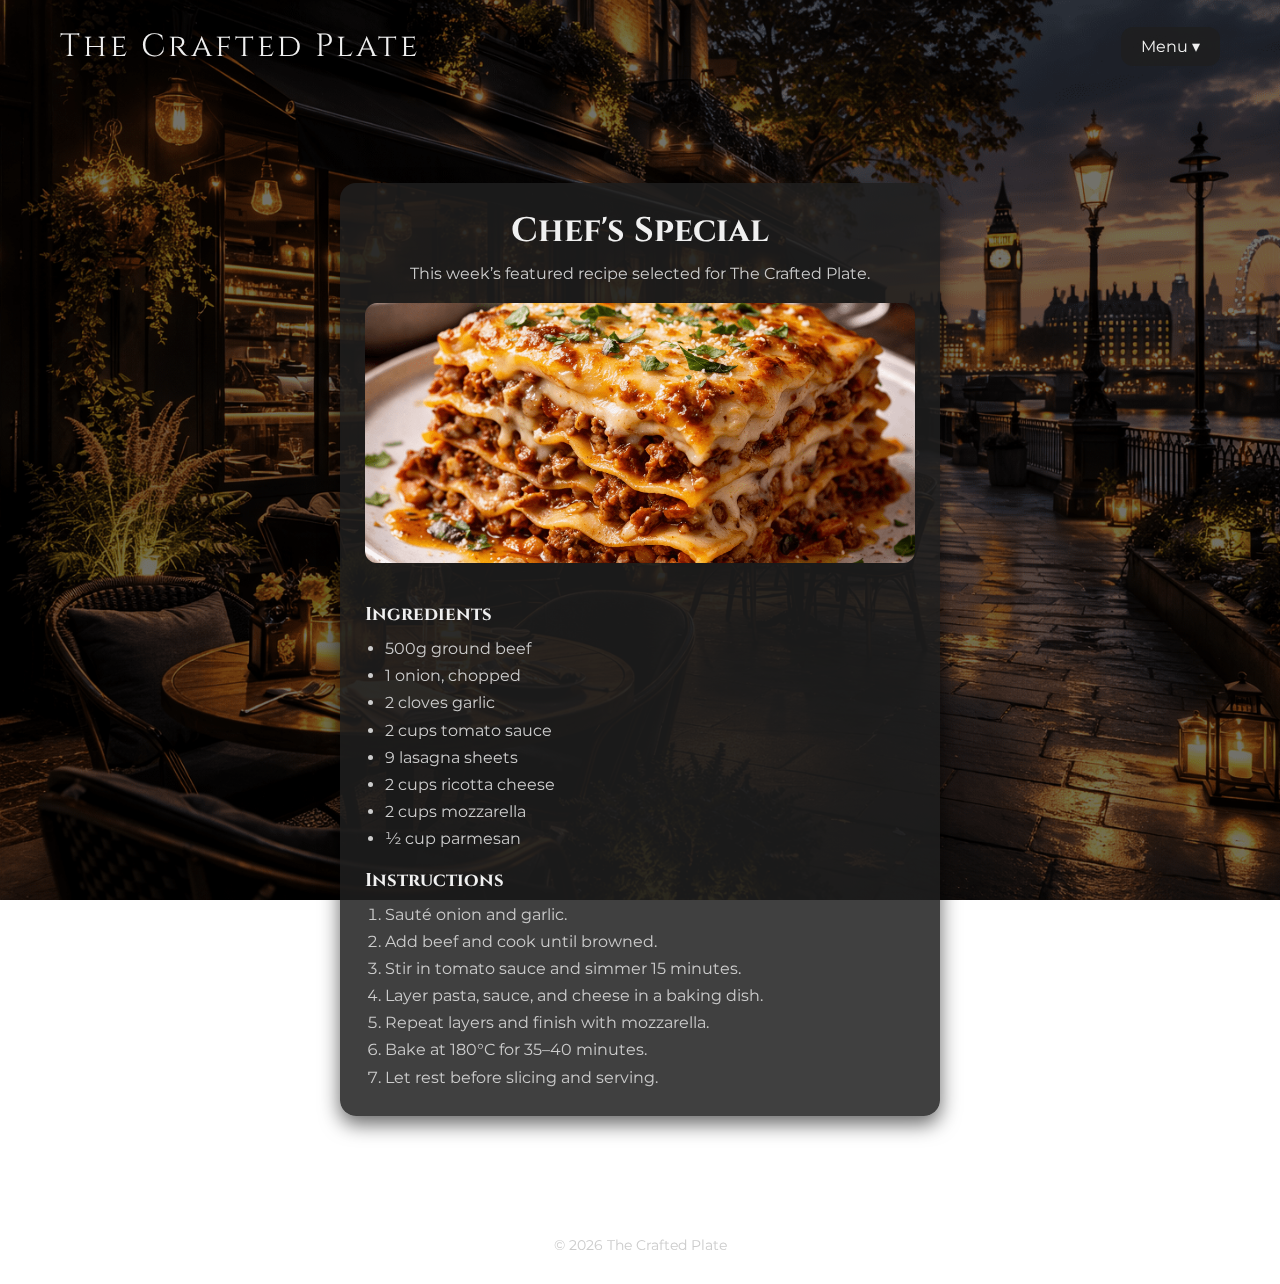
<file: CraftedPlate/special.html>
<!DOCTYPE html>
<html lang="en">
<head>
<meta charset="UTF-8">
<meta name="viewport" content="width=device-width, initial-scale=1.0">
<title>The Crafted Plate | Special</title>
<link rel="icon" href="favicon.png.png" type="image/png">

<link href="https://fonts.googleapis.com/css2?family=Cinzel:wght@500&family=Montserrat:wght@300;400&display=swap" rel="stylesheet">

<style>

/* Reset */
*{
margin:0;
padding:0;
box-sizing:border-box;
}

/* Body */
body{
font-family:'Montserrat', sans-serif;
color:#f0f0f0;
background:url('background-image-2.png.png') no-repeat center center fixed;
background-size:cover;
overflow-x:hidden;
}

body::before{
content:"";
position:fixed;
top:0;
left:0;
width:100%;
height:100%;
background:rgba(0,0,0,0.55);
z-index:-1;
}

/* Header */

header{
display:flex;
justify-content:space-between;
align-items:center;
padding:25px 60px;
}

.logo{
font-family:'Cinzel', serif;
font-size:32px;
letter-spacing:3px;
}

/* Dropdown */

nav{
position:relative;
}

nav button{
background:rgba(30,30,30,0.85);
color:#f0f0f0;
font-size:16px;
padding:10px 20px;
border:none;
border-radius:12px;
cursor:pointer;
font-family:'Montserrat', sans-serif;
}

nav button:hover{
background:rgba(30,30,30,1);
}

.dropdown-content{
display:none;
position:absolute;
right:0;
background:rgba(30,30,30,0.95);
min-width:160px;
border-radius:12px;
overflow:hidden;
margin-top:10px;
box-shadow:0 5px 15px rgba(0,0,0,0.5);
}

.dropdown-content a{
display:block;
color:#f0f0f0;
text-decoration:none;
padding:12px 20px;
font-size:15px;
transition:0.3s;
}

.dropdown-content a:hover{
background:rgba(50,50,50,0.9);
}

/* Special Card */

.special{
max-width:600px;
margin:90px auto;
padding:25px;
background:rgba(30,30,30,0.85);
border-radius:16px;
box-shadow:0 8px 20px rgba(0,0,0,0.6);
text-align:center;
}

/* Title */

.special h1{
font-family:'Cinzel', serif;
font-size:34px;
margin-bottom:10px;
}

.special p{
font-size:16px;
color:#ccc;
margin-bottom:20px;
}

/* Image */

.special img{
width:100%;
max-height:260px;
object-fit:cover;
border-radius:12px;
margin-bottom:20px;
}

/* Recipe Content */

.recipe-box{
text-align:left;
}

.recipe-box h3{
font-family:'Cinzel', serif;
margin-bottom:8px;
margin-top:15px;
}

.recipe-box ul,
.recipe-box ol{
margin-left:20px;
line-height:1.7;
color:#ccc;
}

/* Footer */

footer{
text-align:center;
padding:30px;
font-size:14px;
color:#ccc;
margin-top:60px;
}

/* Responsive */

@media (max-width:768px){

header{
padding:20px;
}

.special{
margin:60px 20px;
}

.special h1{
font-size:28px;
}

}

</style>
</head>

<body>

<header>

<div class="logo">The Crafted Plate</div>

<nav>

<button onclick="toggleDropdown()">Menu &#9662;</button>

<div class="dropdown-content" id="dropdown">

<a href="index.html">Home</a>
<a href="about.html">About</a>
<a href="recipes.html">Recipes</a>
<a href="special.html">Special</a>
<a href="contact.html">Contact</a>
<a href="privacy.html">Privacy Policy</a>

</div>

</nav>

</header>


<section class="special">

<h1>Chef's Special</h1>

<p>This week’s featured recipe selected for The Crafted Plate.</p>

<img src="beef-lasagna.png.png" alt="Beef Lasagna">

<div class="recipe-box">

<h3>Ingredients</h3>

<ul>
<li>500g ground beef</li>
<li>1 onion, chopped</li>
<li>2 cloves garlic</li>
<li>2 cups tomato sauce</li>
<li>9 lasagna sheets</li>
<li>2 cups ricotta cheese</li>
<li>2 cups mozzarella</li>
<li>½ cup parmesan</li>
</ul>

<h3>Instructions</h3>

<ol>
<li>Sauté onion and garlic.</li>
<li>Add beef and cook until browned.</li>
<li>Stir in tomato sauce and simmer 15 minutes.</li>
<li>Layer pasta, sauce, and cheese in a baking dish.</li>
<li>Repeat layers and finish with mozzarella.</li>
<li>Bake at 180°C for 35–40 minutes.</li>
<li>Let rest before slicing and serving.</li>
</ol>

</div>

</section>


<footer>

© 2026 The Crafted Plate

</footer>


<script>

function toggleDropdown(){

const dropdown = document.getElementById("dropdown");

dropdown.style.display =
dropdown.style.display === "block"
? "none"
: "block";

}

</script>

</body>
</html>
</file>
